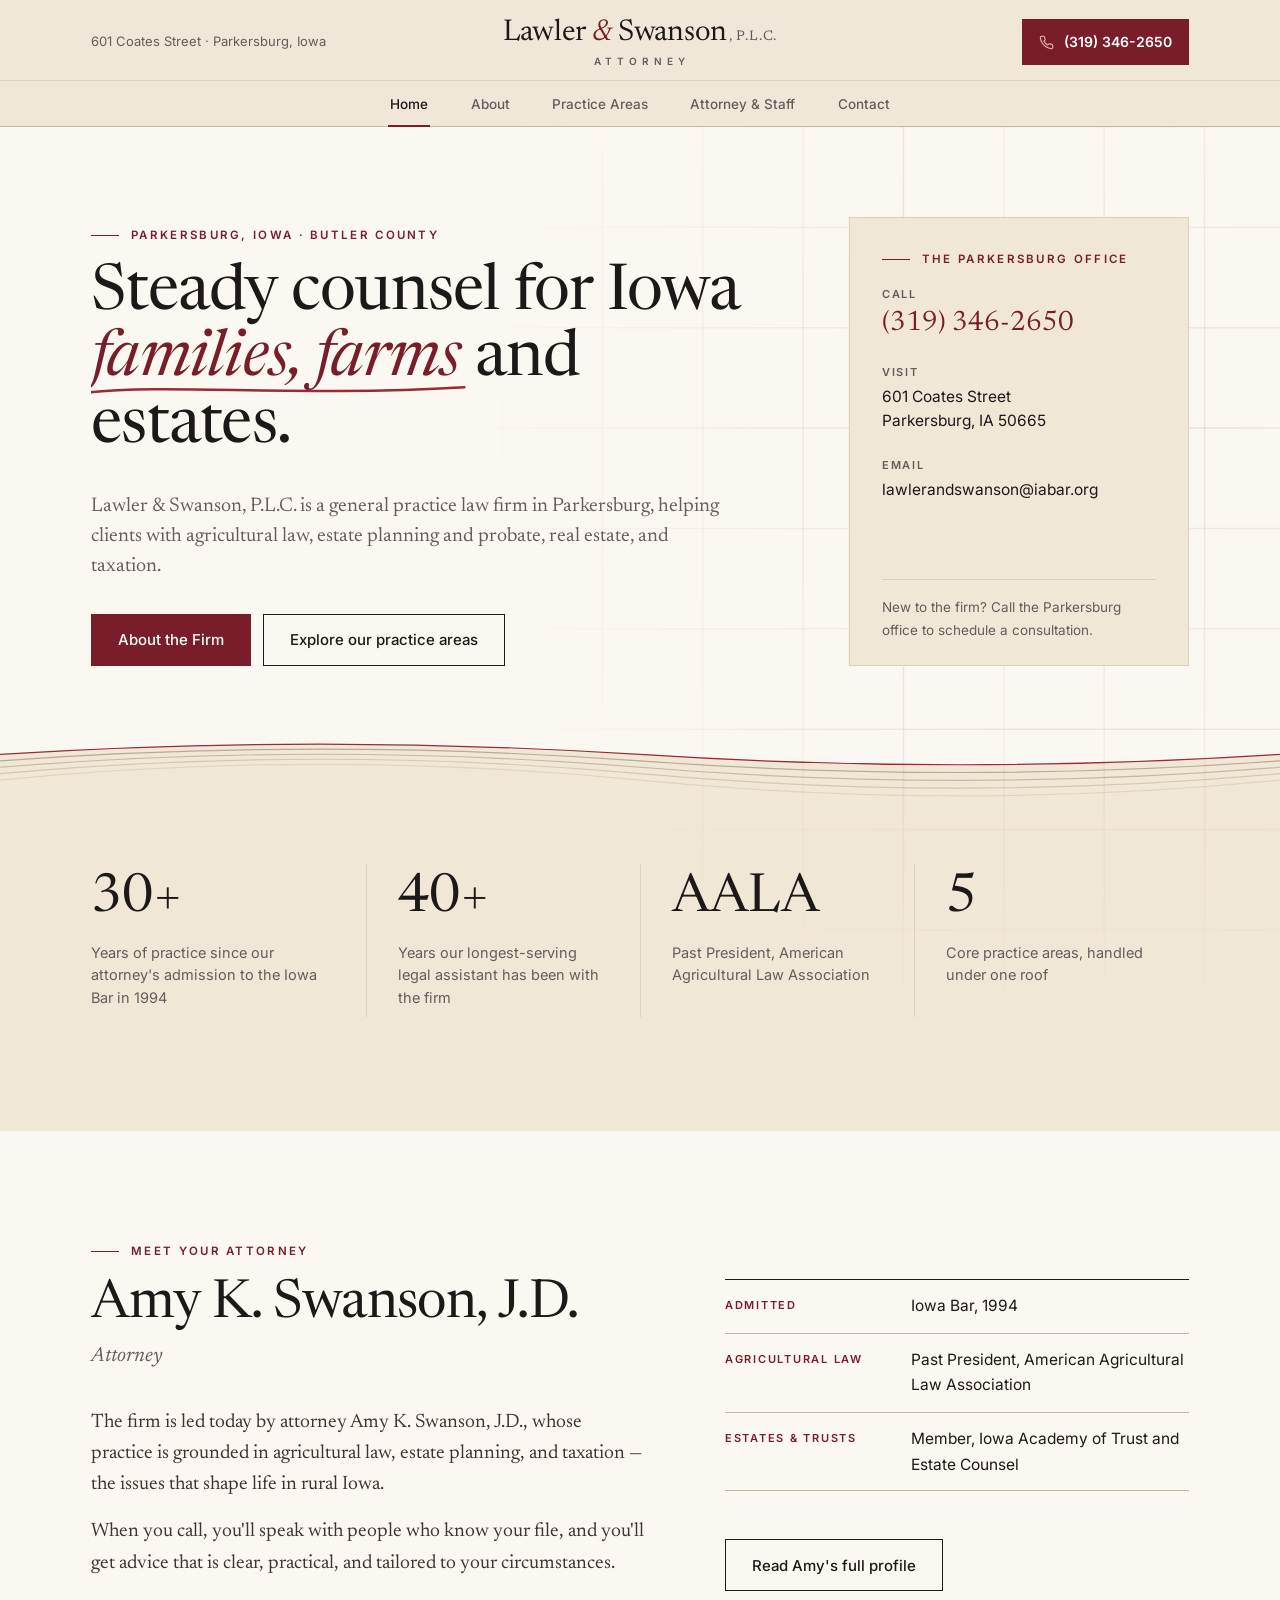
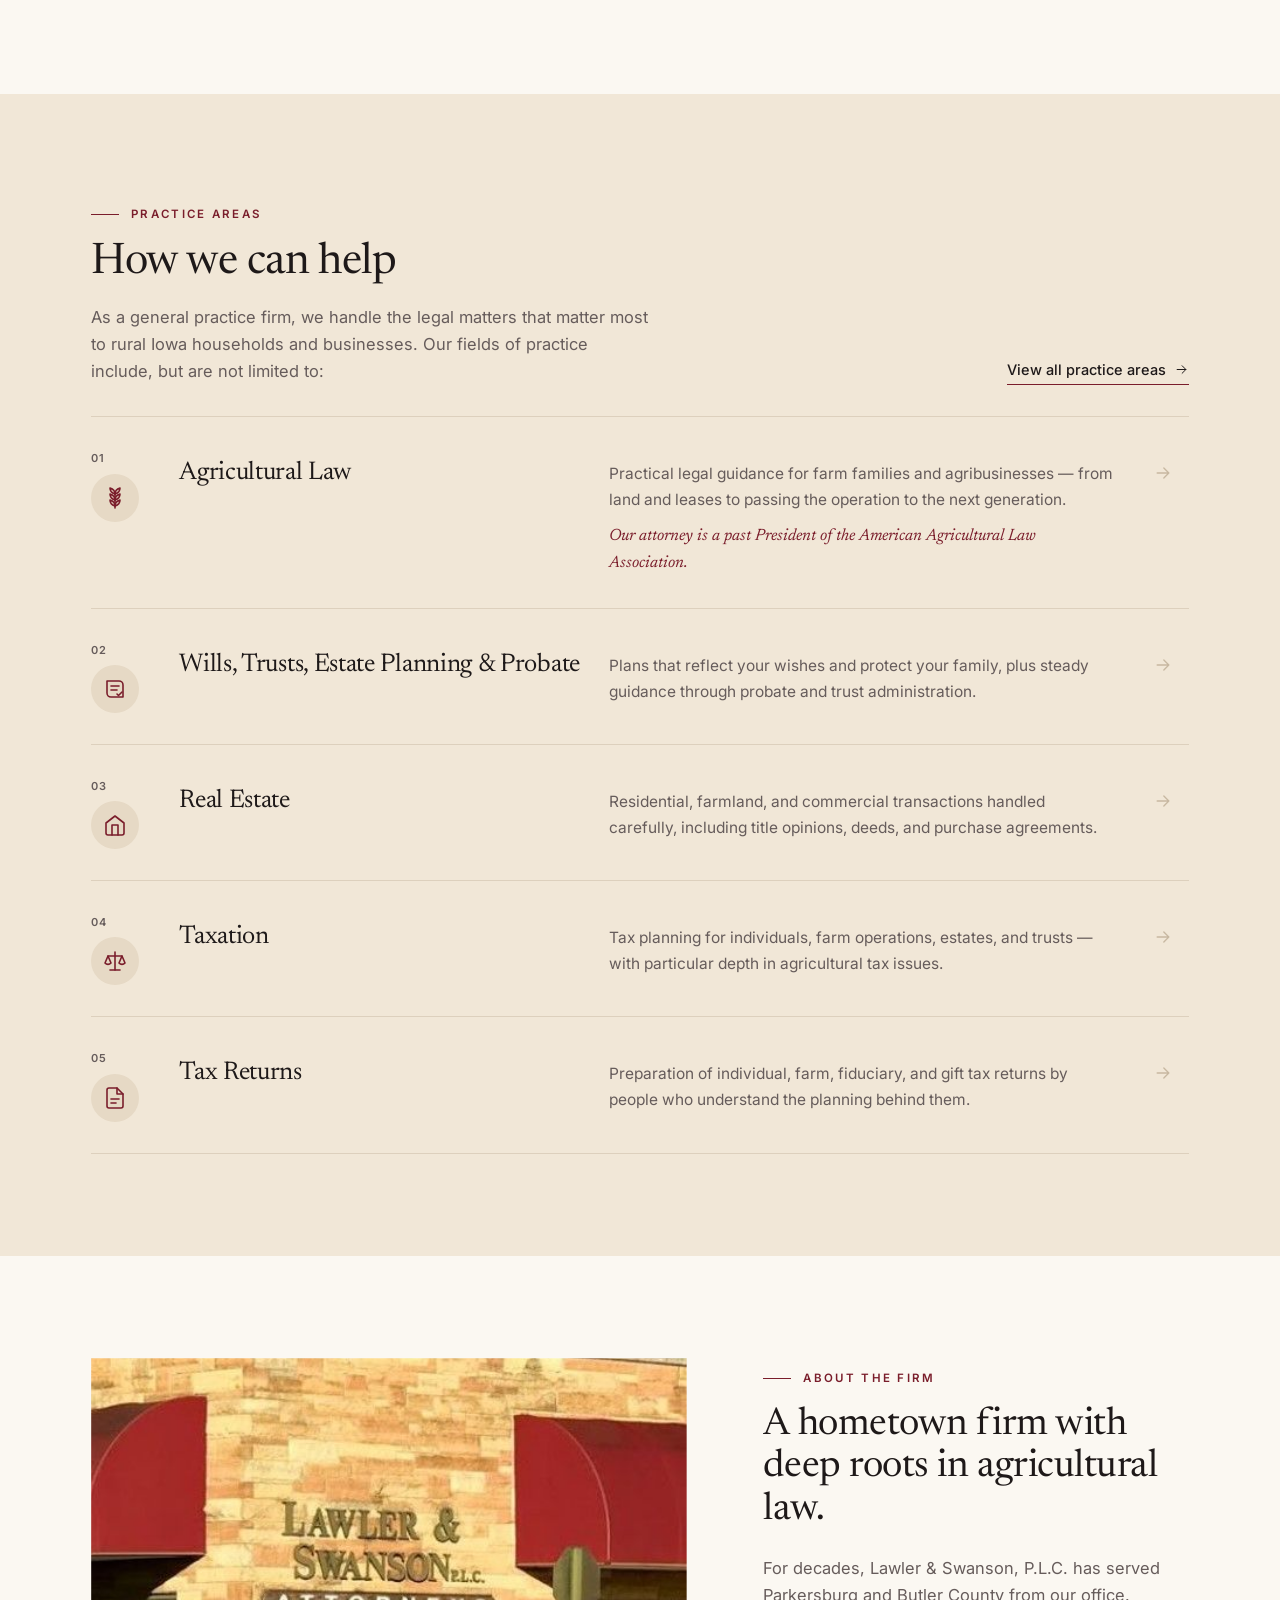
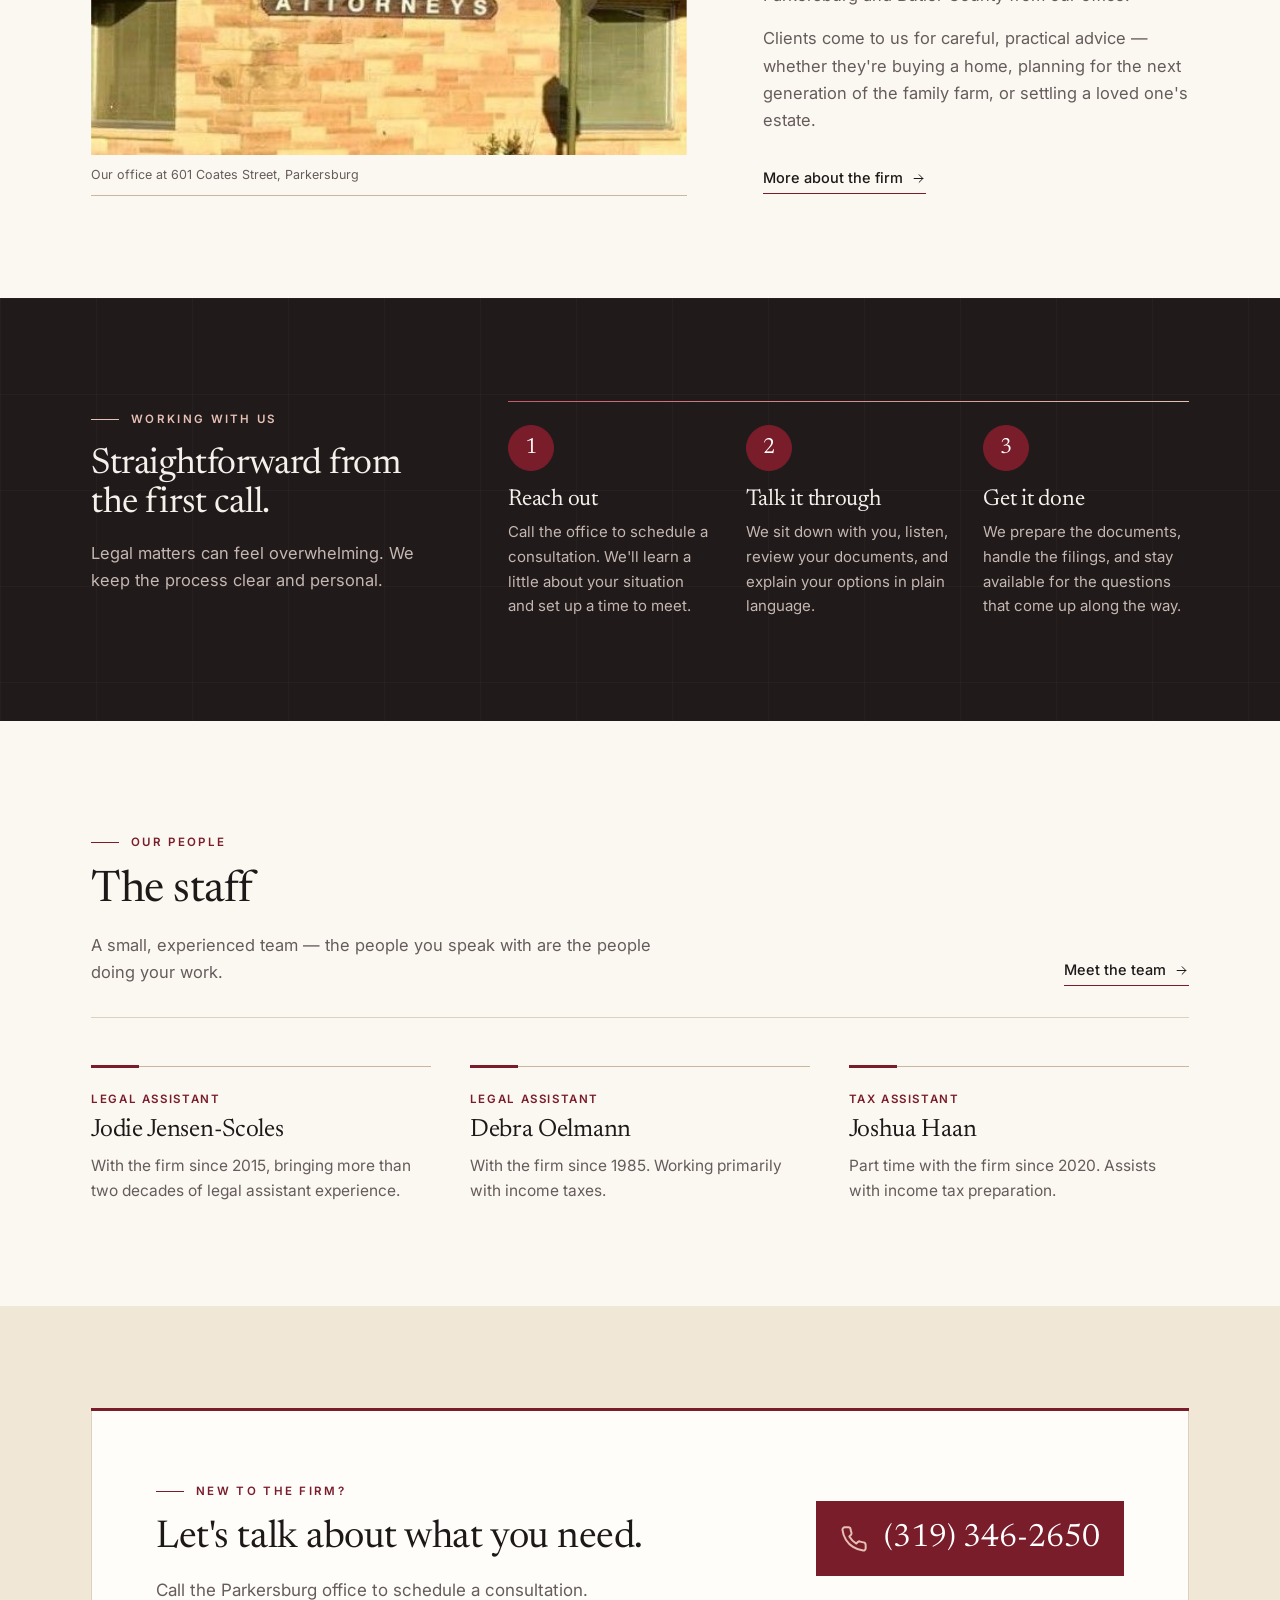
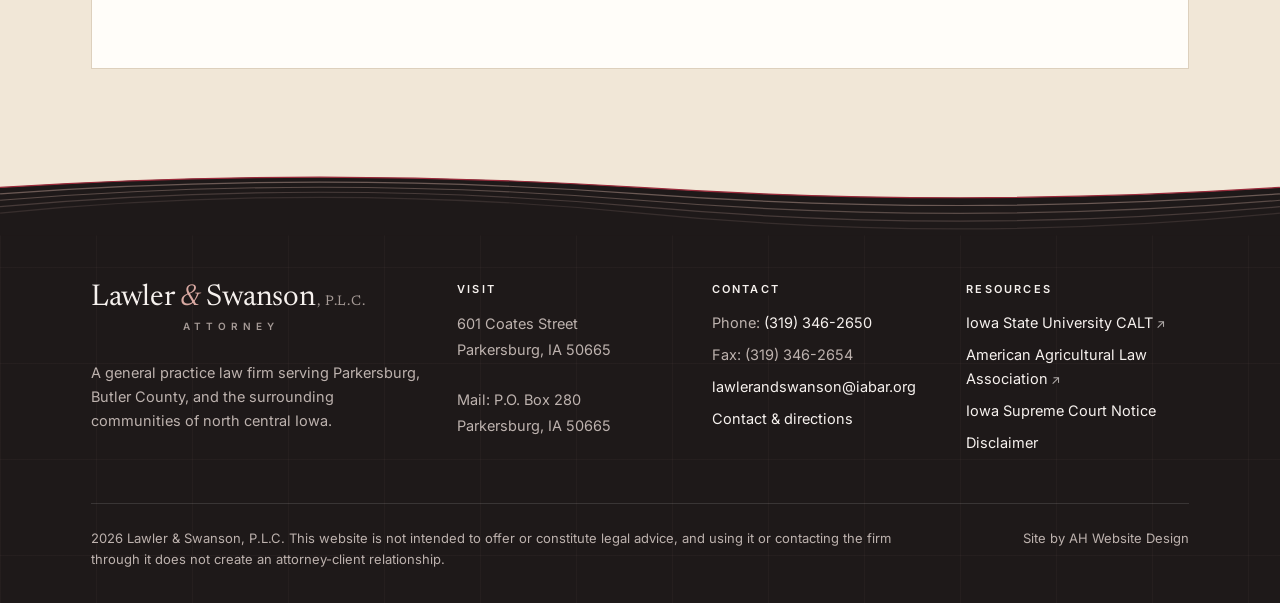
<file: index.html>
<!DOCTYPE html>
<html lang="en">
<head>
  <meta charset="utf-8">
  <meta name="viewport" content="width=device-width, initial-scale=1">
  <title>Lawler &amp; Swanson, P.L.C. | Attorney in Parkersburg, Iowa</title>
  <meta name="description" content="Lawler & Swanson, P.L.C. is a general practice law firm in Parkersburg, Iowa, serving Butler County with agricultural law, estate planning, probate, real estate, and taxation.">
  <meta name="author" content="AH Website Design">
  <meta name="theme-color" content="#f1e7d7">
  <link rel="canonical" href="https://www.lawlerandswanson.com/">
  <meta property="og:type" content="website">
  <meta property="og:title" content="Lawler &amp; Swanson, P.L.C. | Attorney in Parkersburg, Iowa">
  <meta property="og:description" content="Lawler & Swanson, P.L.C. is a general practice law firm in Parkersburg, Iowa, serving Butler County with agricultural law, estate planning, probate, real estate, and taxation.">
  <meta property="og:url" content="https://www.lawlerandswanson.com/">
  <meta property="og:site_name" content="Lawler &amp; Swanson, P.L.C.">
  <meta property="og:image" content="https://www.lawlerandswanson.com/images/office-sign.jpg">
  <meta property="og:locale" content="en_US">
  <meta name="google-site-verification" content="Yd37qzQ-VaOnq-edriFBCt0MkueYoJbyfkU5aFWOdSs">
  <link rel="icon" href="images/favicon.svg" type="image/svg+xml">
  <script>(function(d){d.classList.add("js");setTimeout(function(){if(!d.classList.contains("js-ready"))d.classList.remove("js")},4000)})(document.documentElement)</script>
  <link rel="preconnect" href="https://fonts.googleapis.com">
  <link rel="preconnect" href="https://fonts.gstatic.com" crossorigin>
  <link href="https://fonts.googleapis.com/css2?family=Newsreader:ital,opsz,wght@0,6..72,400;0,6..72,500;1,6..72,400&amp;family=Inter:wght@400;500;600&amp;display=swap" rel="stylesheet">
  <link rel="stylesheet" href="css/style.css?v=18">
  <!-- Analytics: the old Universal Analytics tag (UA-138181092-1) stopped collecting data in 2023.
       To track visits, create a GA4 property and paste its gtag snippet here. -->
  <script type="application/ld+json">
  {
    "@context": "https://schema.org",
    "@type": "LegalService",
    "name": "Lawler & Swanson, P.L.C.",
    "url": "https://www.lawlerandswanson.com/",
    "image": "https://www.lawlerandswanson.com/images/office-sign.jpg",
    "telephone": "+1-319-346-2650",
    "faxNumber": "+1-319-346-2654",
    "email": "lawlerandswanson@iabar.org",
    "address": {
      "@type": "PostalAddress",
      "streetAddress": "601 Coates Street",
      "addressLocality": "Parkersburg",
      "addressRegion": "IA",
      "postalCode": "50665",
      "addressCountry": "US"
    },
    "areaServed": "Butler County, Iowa",
    "knowsAbout": ["Agricultural Law", "Real Estate", "Taxation", "Tax Returns", "Wills", "Trusts", "Estate Planning", "Probate"]
  }
  </script>
</head>
<body class="home">
  <a class="skip-link" href="#main">Skip to content</a>

  <header class="mast">
    <div class="wrap row">
      <a class="loc" href="https://www.google.com/maps/search/?api=1&amp;query=Lawler+%26+Swanson+PLC,+601+Coates+St,+Parkersburg,+IA+50665" target="_blank" rel="noopener">601 Coates Street · Parkersburg, Iowa</a>
      <a class="brand" href="index.html" aria-label="Lawler &amp; Swanson, P.L.C. — home"><b>Lawler <i>&amp;</i> Swanson<span class="plc">, P.L.C.</span></b><small>ATTORNEY</small></a>
      <div class="tools">
        <a class="call" href="tel:+13193462650" aria-label="Call (319) 346-2650"><svg viewBox="0 0 24 24" fill="none" stroke="currentColor" stroke-width="1.7" stroke-linecap="round" stroke-linejoin="round" aria-hidden="true"><path d="M22 16.9v3a2 2 0 0 1-2.2 2 19.8 19.8 0 0 1-8.6-3.1 19.5 19.5 0 0 1-6-6A19.8 19.8 0 0 1 2.1 4.2 2 2 0 0 1 4.1 2h3a2 2 0 0 1 2 1.7c.1 1 .4 1.9.7 2.8a2 2 0 0 1-.5 2.1L8 9.9a16 16 0 0 0 6 6l1.3-1.3a2 2 0 0 1 2.1-.4c.9.3 1.8.6 2.8.7a2 2 0 0 1 1.7 2z"/></svg><span>(319) 346-2650</span></a>
        <button class="nav-toggle" type="button" aria-label="Menu" aria-expanded="false" aria-controls="site-nav"><span></span></button>
      </div>
    </div>
    <nav id="site-nav" aria-label="Main"><div class="wrap"><ul>
      <li><a href="index.html" aria-current="page"><span>Home</span></a></li><li><a href="about.html"><span>About</span></a></li><li><a href="practice-areas.html"><span>Practice Areas</span></a></li><li><a href="staff.html"><span>Attorney &amp; Staff</span></a></li><li><a href="contact.html"><span>Contact</span></a></li>
    </ul></div></nav>
    <span class="progress" aria-hidden="true"></span>
  </header>

  <main id="main">

    <section class="hero">
      <svg class="plat" viewBox="0 0 1200 640" preserveAspectRatio="xMidYMid slice" aria-hidden="true" focusable="false"></svg>
      <div class="wrap">
        <div class="grid">
          <div>
            <span class="kicker rise" style="--d:.05s">Parkersburg, Iowa · Butler County</span>
            <h1 class="rise" style="--d:.15s">Steady counsel for Iowa <em>families, farms<svg class="ink-line" viewBox="0 0 200 10" preserveAspectRatio="none" aria-hidden="true" focusable="false"><path d="M2 7 C 45 2, 110 9.5, 198 4"/></svg></em> and estates.</h1>
            <p class="lead rise" style="--d:.55s">Lawler &amp; Swanson, P.L.C. is a general practice law firm in Parkersburg, helping clients with agricultural law, estate planning and probate, real estate, and taxation.</p>
            <div class="acts rise" style="--d:.7s">
              <a class="btn solid" href="about.html">About the Firm</a>
              <a class="btn" href="#practice">Explore our practice areas</a>
            </div>
          </div>
          <aside class="visit" aria-label="Contact the office">
            <span class="kicker">The Parkersburg Office</span>
            <dl>
              <dt>Call</dt><dd><a class="phone" href="tel:+13193462650">(319) 346-2650</a></dd>
              <dt>Visit</dt><dd>601 Coates Street<br>Parkersburg, IA 50665</dd>
              <dt>Email</dt><dd><a href="mailto:lawlerandswanson@iabar.org">lawlerandswanson@iabar.org</a></dd>
            </dl>
            <p>New to the firm? Call the Parkersburg office to schedule a consultation.</p>
          </aside>
        </div>
      </div>
  <svg class="furrows draw-in" viewBox="0 0 1200 140" preserveAspectRatio="none" aria-hidden="true" focusable="false">
    <path class="fill" d="M0 36 C 200 6, 400 6, 600 36 S 1000 66, 1200 36 V141 H0 Z"/>
    <path class="top" pathLength="1" style="--i:0" d="M0 36 C 200 6, 400 6, 600 36 S 1000 66, 1200 36"/>
    <path pathLength="1" style="--i:1;opacity:.85" d="M0 50 C 200 16, 400 16, 600 50 S 1000 84, 1200 50"/>
    <path pathLength="1" style="--i:2;opacity:.65" d="M0 64 C 200 26, 400 26, 600 64 S 1000 102, 1200 64"/>
    <path pathLength="1" style="--i:3;opacity:.45" d="M0 78 C 200 36, 400 36, 600 78 S 1000 120, 1200 78"/>
    <path pathLength="1" style="--i:4;opacity:.28" d="M0 92 C 200 46, 400 46, 600 92 S 1000 138, 1200 92"/>
  </svg>
      <div class="hero-foot"><div class="wrap">
        <div class="facts" aria-label="About the firm at a glance" data-stagger="0.12" data-stagger-rules>
          <div><b data-count="30" data-suffix="+">30+</b><span>Years of practice since our attorney's admission to the Iowa Bar in 1994</span></div>
          <div><b data-count="40" data-suffix="+">40+</b><span>Years our longest-serving legal assistant has been with the firm</span></div>
          <div><b>AALA</b><span>Past President, American Agricultural Law Association</span></div>
          <div><b data-count="5">5</b><span>Core practice areas, handled under one roof</span></div>
        </div>
      </div></div>
    </section>

    <section class="sec profile no-photo bg-cream">
      <div class="wrap">
        <!--
          HEADSHOT REMOVED FOR NOW (Amy K. Swanson, attorney). Add it back once her photo is available.
          How it should look:
          - File: images/staff-amy-swanson.jpg, a 4:5 portrait, 800 x 1000 px, about 100 to 150 KB.
          - Layout: portrait on the left (about 5 of 12 columns), all of the text in one column on the right.
          - Style: the photo uncovers upward as it scrolls into view and settles; a thin tan outline sits
            22px down and right of it with a small maroon cross at each corner, traced corner to corner;
            a caption line ("Amy K. Swanson, J.D." / "Attorney") runs beneath. The styles (.portrait,
            .pic, .bounds, .frame) are still in css/style.css and js/main.js still animates them.
          To restore: remove the "no-photo" class from this section, paste the figure below as the
          first child of .wrap, and merge the two text columns that follow into a single div.
          <figure class="portrait watch">
            <div class="pic">
              <span class="bounds" aria-hidden="true"><span class="e e1"></span><span class="e e2"></span><span class="e e3"></span><span class="e e4"></span><span class="m m1"></span><span class="m m2"></span><span class="m m3"></span><span class="m m4"></span></span>
              <div class="frame"><img src="images/staff-amy-swanson.jpg" alt="Amy K. Swanson, J.D., attorney" width="800" height="1000" loading="lazy" decoding="async"></div>
            </div>
            <figcaption><span>Amy K. Swanson, J.D.</span><span>Attorney</span></figcaption>
          </figure>
        -->
        <div>
          <div class="reveal">
            <span class="kicker">Meet Your Attorney</span>
            <h2>Amy K. Swanson, J.D.</h2>
          </div>
          <p class="role reveal" style="--d:.1s">Attorney</p>
          <p class="bio reveal" style="--d:.15s">The firm is led today by attorney Amy K. Swanson, J.D., whose practice is grounded in agricultural law, estate planning, and taxation &mdash; the issues that shape life in rural Iowa.</p>
          <p class="bio reveal" style="--d:.25s">When you call, you'll speak with people who know your file, and you'll get advice that is clear, practical, and tailored to your circumstances.</p>
        </div>
        <div class="side">
          <ul class="creds-list" data-stagger="0.15" data-stagger-rules>
            <li><b>Admitted</b><span>Iowa Bar, 1994</span></li>
            <li><b>Agricultural law</b><span>Past President, American Agricultural Law Association</span></li>
            <li><b>Estates &amp; trusts</b><span>Member, Iowa Academy of Trust and Estate Counsel</span></li>
          </ul>
          <div class="acts reveal">
            <a class="btn" href="staff.html">Read Amy's full profile</a>
          </div>
        </div>
      </div>
    </section>

    <section class="sec bg-tan" id="practice">
      <div class="wrap">
        <div class="sec-head reveal">
          <div><span class="kicker">Practice Areas</span><h2>How we can help</h2>
          <p>As a general practice firm, we handle the legal matters that matter most to rural Iowa households and businesses. Our fields of practice include, but are not limited to:</p></div>
          <a class="more" href="practice-areas.html">View all practice areas <svg viewBox="0 0 24 24" fill="none" stroke="currentColor" stroke-width="1.6" stroke-linecap="round" stroke-linejoin="round" aria-hidden="true"><path d="M5 12h14M13 6l6 6-6 6"/></svg></a>
        </div>
        <ul class="plist" data-stagger="0.1">
          <li><a href="practice-areas.html#agricultural-law"><span><span class="n">01</span><span class="ic"><svg viewBox="0 0 24 24" fill="none" stroke="currentColor" stroke-width="1.6" stroke-linecap="round" stroke-linejoin="round" aria-hidden="true"><path class="draw" pathLength="1" d="M12 22V8"/><path class="leaf r" style="--d:.53s" d="M12 8c0-3 2-5 5-6 0 3-2 5-5 6z"/><path class="leaf l" style="--d:.6s" d="M12 8c0-3-2-5-5-6 0 3 2 5 5 6z"/><path class="leaf r" style="--d:.34s" d="M12 14c0-3 2-5 5-6 0 3-2 5-5 6z"/><path class="leaf l" style="--d:.41s" d="M12 14c0-3-2-5-5-6 0 3 2 5 5 6z"/><path class="leaf r" style="--d:.15s" d="M12 20c0-3 2-5 5-6 0 3-2 5-5 6z"/><path class="leaf l" style="--d:.22s" d="M12 20c0-3-2-5-5-6 0 3 2 5 5 6z"/></svg></span></span><h3>Agricultural Law</h3><p>Practical legal guidance for farm families and agribusinesses — from land and leases to passing the operation to the next generation.<span class="note">Our attorney is a past President of the American Agricultural Law Association.</span></p><span class="arr" aria-hidden="true"><svg viewBox="0 0 24 24" fill="none" stroke="currentColor" stroke-width="1.6" stroke-linecap="round" stroke-linejoin="round" aria-hidden="true"><path d="M5 12h14M13 6l6 6-6 6"/></svg></span></a></li>
          <li><a href="practice-areas.html#estate-planning"><span><span class="n">02</span><span class="ic"><svg viewBox="0 0 24 24" fill="none" stroke="currentColor" stroke-width="1.6" stroke-linecap="round" stroke-linejoin="round" aria-hidden="true"><path d="M4 4h12a4 4 0 0 1 4 4v12H8a4 4 0 0 1-4-4z"/><path class="draw" pathLength="1" d="M8 9h8"/><path class="draw" pathLength="1" style="--d:.18s" d="M8 13h6"/><path class="draw" pathLength="1" style="--d:.45s" d="m14 17 1.5 1.5L19 15"/></svg></span></span><h3>Wills, Trusts, Estate Planning &amp; Probate</h3><p>Plans that reflect your wishes and protect your family, plus steady guidance through probate and trust administration.</p><span class="arr" aria-hidden="true"><svg viewBox="0 0 24 24" fill="none" stroke="currentColor" stroke-width="1.6" stroke-linecap="round" stroke-linejoin="round" aria-hidden="true"><path d="M5 12h14M13 6l6 6-6 6"/></svg></span></a></li>
          <li><a href="practice-areas.html#real-estate"><span><span class="n">03</span><span class="ic"><svg viewBox="0 0 24 24" fill="none" stroke="currentColor" stroke-width="1.6" stroke-linecap="round" stroke-linejoin="round" aria-hidden="true"><path class="draw" pathLength="1" d="m3 10 9-7 9 7v10a2 2 0 0 1-2 2H5a2 2 0 0 1-2-2z"/><path class="draw" pathLength="1" style="--d:.5s" d="M9 22V12h6v10"/></svg></span></span><h3>Real Estate</h3><p>Residential, farmland, and commercial transactions handled carefully, including title opinions, deeds, and purchase agreements.</p><span class="arr" aria-hidden="true"><svg viewBox="0 0 24 24" fill="none" stroke="currentColor" stroke-width="1.6" stroke-linecap="round" stroke-linejoin="round" aria-hidden="true"><path d="M5 12h14M13 6l6 6-6 6"/></svg></span></a></li>
          <li><a href="practice-areas.html#taxation"><span><span class="n">04</span><span class="ic"><svg viewBox="0 0 24 24" fill="none" stroke="currentColor" stroke-width="1.6" stroke-linecap="round" stroke-linejoin="round" aria-hidden="true"><path d="M12 3v18"/><path d="M7 21h10"/><g class="beam"><path d="M5 7h14"/><path d="m5 7-3 7a4 4 0 0 0 6 0z"/><path d="m19 7-3 7a4 4 0 0 0 6 0z"/></g></svg></span></span><h3>Taxation</h3><p>Tax planning for individuals, farm operations, estates, and trusts — with particular depth in agricultural tax issues.</p><span class="arr" aria-hidden="true"><svg viewBox="0 0 24 24" fill="none" stroke="currentColor" stroke-width="1.6" stroke-linecap="round" stroke-linejoin="round" aria-hidden="true"><path d="M5 12h14M13 6l6 6-6 6"/></svg></span></a></li>
          <li><a href="practice-areas.html#tax-returns"><span><span class="n">05</span><span class="ic"><svg viewBox="0 0 24 24" fill="none" stroke="currentColor" stroke-width="1.6" stroke-linecap="round" stroke-linejoin="round" aria-hidden="true"><path d="M14 2H6a2 2 0 0 0-2 2v16a2 2 0 0 0 2 2h12a2 2 0 0 0 2-2V8z"/><path class="fold" d="M14 2v6h6"/><path class="draw" pathLength="1" style="--d:.2s" d="M8 13h8"/><path class="draw" pathLength="1" style="--d:.4s" d="M8 17h5"/></svg></span></span><h3>Tax Returns</h3><p>Preparation of individual, farm, fiduciary, and gift tax returns by people who understand the planning behind them.</p><span class="arr" aria-hidden="true"><svg viewBox="0 0 24 24" fill="none" stroke="currentColor" stroke-width="1.6" stroke-linecap="round" stroke-linejoin="round" aria-hidden="true"><path d="M5 12h14M13 6l6 6-6 6"/></svg></span></a></li>
        </ul>
      </div>
    </section>

    <section class="sec bg-cream">
      <div class="wrap split">
        <figure class="photo watch">
          <div class="frame"><img src="images/office-front.jpg" alt="The Lawler &amp; Swanson, P.L.C. office in Parkersburg, with its sandstone front and red awnings" width="510" height="373" loading="lazy" decoding="async"></div>
          <figcaption>Our office at 601 Coates Street, Parkersburg</figcaption>
        </figure>
        <div class="reveal" style="--d:.15s">
          <span class="kicker">About the Firm</span>
          <h2>A hometown firm with deep roots in agricultural law.</h2>
          <p>For decades, Lawler &amp; Swanson, P.L.C. has served Parkersburg and Butler County from our office.</p>
          <p>Clients come to us for careful, practical advice &mdash; whether they're buying a home, planning for the next generation of the family farm, or settling a loved one's estate.</p>
          <a class="more" href="about.html">More about the firm <svg viewBox="0 0 24 24" fill="none" stroke="currentColor" stroke-width="1.6" stroke-linecap="round" stroke-linejoin="round" aria-hidden="true"><path d="M5 12h14M13 6l6 6-6 6"/></svg></a>
        </div>
      </div>
    </section>

    <section class="sec work band-dark">
      <div class="wrap">
        <div class="reveal">
          <span class="kicker">Working With Us</span>
          <h2>Straightforward from the first call.</h2>
          <p class="intro">Legal matters can feel overwhelming. We keep the process clear and personal.</p>
        </div>
        <div class="steps watch">
          <span class="track" aria-hidden="true"><i></i></span>
          <div class="step"><b>1</b><h3>Reach out</h3><p>Call the office to schedule a consultation. We'll learn a little about your situation and set up a time to meet.</p></div>
          <div class="step"><b>2</b><h3>Talk it through</h3><p>We sit down with you, listen, review your documents, and explain your options in plain language.</p></div>
          <div class="step"><b>3</b><h3>Get it done</h3><p>We prepare the documents, handle the filings, and stay available for the questions that come up along the way.</p></div>
        </div>
      </div>
    </section>

    <section class="sec bg-cream">
      <div class="wrap">
        <div class="sec-head reveal">
          <div><span class="kicker">Our People</span><h2>The staff</h2>
          <p>A small, experienced team &mdash; the people you speak with are the people doing your work.</p></div>
          <a class="more" href="staff.html">Meet the team <svg viewBox="0 0 24 24" fill="none" stroke="currentColor" stroke-width="1.6" stroke-linecap="round" stroke-linejoin="round" aria-hidden="true"><path d="M5 12h14M13 6l6 6-6 6"/></svg></a>
        </div>
        <!--
          STAFF HEADSHOTS REMOVED FOR NOW. Add them back once the photos are available.
          Files: images/staff-jodie-jensen-scoles.jpg, images/staff-debra-oelmann.jpg and
          images/staff-joshua-haan.jpg, each a 4:5 portrait, 800 x 1000 px, about 100 to 150 KB.
          How it should look: a photo above each name, in a row of three cards; each photo uncovers
          upward in turn as the row scrolls into view, zooms in slightly on hover and grows a maroon
          bar along its bottom edge. The styles (.team, .shot, .cap) are still in css/style.css.
          To restore: change this grid's class from "values people" to "team", then give each card this
          shape (keeping its current role, name and text inside .cap):
          <article><div class="shot"><img src="images/staff-jodie-jensen-scoles.jpg" alt="Jodie Jensen-Scoles, legal assistant" width="800" height="1000" loading="lazy" decoding="async"></div><div class="cap"><div class="r">Legal Assistant</div><h3>Jodie Jensen-Scoles</h3><p>...</p></div></article>
        -->
        <div class="values people" data-stagger="0.12">
          <article><div class="r">Legal Assistant</div><h3>Jodie Jensen-Scoles</h3><p>With the firm since 2015, bringing more than two decades of legal assistant experience.</p></article>
          <article><div class="r">Legal Assistant</div><h3>Debra Oelmann</h3><p>With the firm since 1985. Working primarily with income taxes.</p></article>
          <article><div class="r">Tax Assistant</div><h3>Joshua Haan</h3><p>Part time with the firm since 2020. Assists with income tax preparation.</p></article>
        </div>
      </div>
    </section>

    <section class="close bg-tan">
      <div class="wrap">
        <div class="panel watch">
          <div>
            <span class="kicker">New to the firm?</span>
            <h2>Let's talk about what you need.</h2>
            <p>Call the Parkersburg office to schedule a consultation.</p>
          </div>
          <div class="right">
            <a class="big-call" href="tel:+13193462650"><svg viewBox="0 0 24 24" fill="none" stroke="currentColor" stroke-width="1.7" stroke-linecap="round" stroke-linejoin="round" aria-hidden="true"><path d="M22 16.9v3a2 2 0 0 1-2.2 2 19.8 19.8 0 0 1-8.6-3.1 19.5 19.5 0 0 1-6-6A19.8 19.8 0 0 1 2.1 4.2 2 2 0 0 1 4.1 2h3a2 2 0 0 1 2 1.7c.1 1 .4 1.9.7 2.8a2 2 0 0 1-.5 2.1L8 9.9a16 16 0 0 0 6 6l1.3-1.3a2 2 0 0 1 2.1-.4c.9.3 1.8.6 2.8.7a2 2 0 0 1 1.7 2z"/></svg><span>(319) 346-2650</span></a>
          </div>
        </div>
      </div>
    </section>
  </main>

  <footer class="site-footer above-tan">
  <svg class="furrows draw-in" viewBox="0 0 1200 140" preserveAspectRatio="none" aria-hidden="true" focusable="false">
    <path class="fill" d="M0 36 C 200 6, 400 6, 600 36 S 1000 66, 1200 36 V141 H0 Z"/>
    <path class="top" pathLength="1" style="--i:0" d="M0 36 C 200 6, 400 6, 600 36 S 1000 66, 1200 36"/>
    <path pathLength="1" style="--i:1;opacity:.85" d="M0 50 C 200 16, 400 16, 600 50 S 1000 84, 1200 50"/>
    <path pathLength="1" style="--i:2;opacity:.65" d="M0 64 C 200 26, 400 26, 600 64 S 1000 102, 1200 64"/>
    <path pathLength="1" style="--i:3;opacity:.45" d="M0 78 C 200 36, 400 36, 600 78 S 1000 120, 1200 78"/>
    <path pathLength="1" style="--i:4;opacity:.28" d="M0 92 C 200 46, 400 46, 600 92 S 1000 138, 1200 92"/>
  </svg>
    <div class="wrap">
      <div class="cols">
        <div>
          <a class="brand" href="index.html" aria-label="Lawler &amp; Swanson, P.L.C. — home"><b>Lawler <i>&amp;</i> Swanson<span class="plc">, P.L.C.</span></b><small>ATTORNEY</small></a>
          <p class="blurb">A general practice law firm serving Parkersburg, Butler County, and the surrounding communities of north central Iowa.</p>
        </div>
        <div>
          <h4>Visit</h4>
          <address>601 Coates Street<br>Parkersburg, IA 50665<br><br>Mail: P.O. Box 280<br>Parkersburg, IA 50665</address>
        </div>
        <div>
          <h4>Contact</h4>
          <ul>
            <li>Phone: <a href="tel:+13193462650">(319) 346-2650</a></li>
            <li>Fax: (319) 346-2654</li>
            <li><a href="mailto:lawlerandswanson@iabar.org">lawlerandswanson@iabar.org</a></li>
            <li><a href="contact.html">Contact &amp; directions</a></li>
          </ul>
        </div>
        <div>
          <h4>Resources</h4>
          <ul>
            <li><a class="ext" href="https://www.calt.iastate.edu" target="_blank" rel="noopener">Iowa State University CALT</a></li>
            <li><a class="ext" href="https://www.aglaw-assn.org" target="_blank" rel="noopener">American Agricultural Law Association</a></li>
            <li><a href="about.html#iowa-notice">Iowa Supreme Court Notice</a></li>
            <li><a href="about.html#disclaimer">Disclaimer</a></li>
          </ul>
        </div>
      </div>
      <div class="legal">
        <p><span data-year>2026</span> Lawler &amp; Swanson, P.L.C. This website is not intended to offer or constitute legal advice, and using it or contacting the firm through it does not create an attorney-client relationship.</p>
        <p>Site by AH Website Design</p>
      </div>
    </div>
  </footer>

  <button class="to-top" type="button" aria-label="Back to top"><svg viewBox="0 0 24 24" fill="none" stroke="currentColor" stroke-width="1.6" stroke-linecap="round" stroke-linejoin="round" aria-hidden="true"><path d="m18 15-6-6-6 6"/></svg></button>
  <script src="js/main.js?v=5"></script>
</body>
</html>
</file>
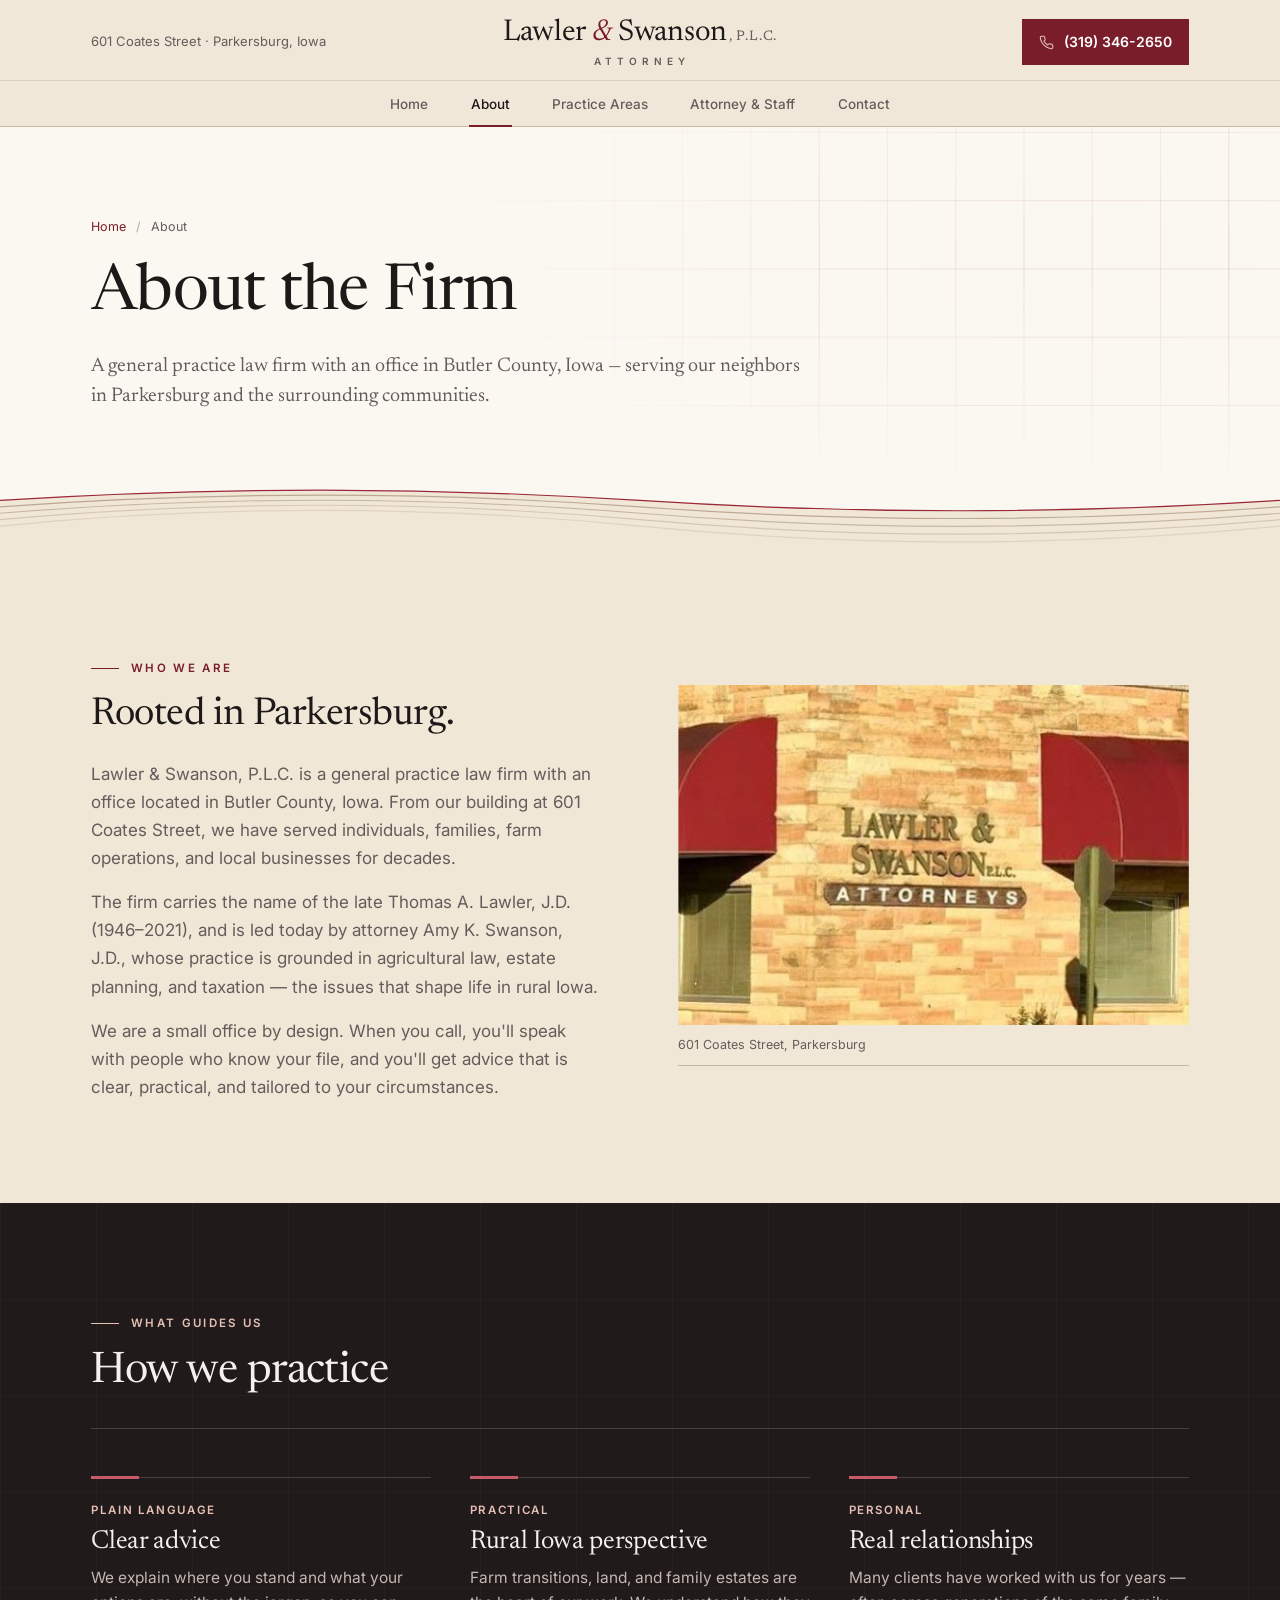
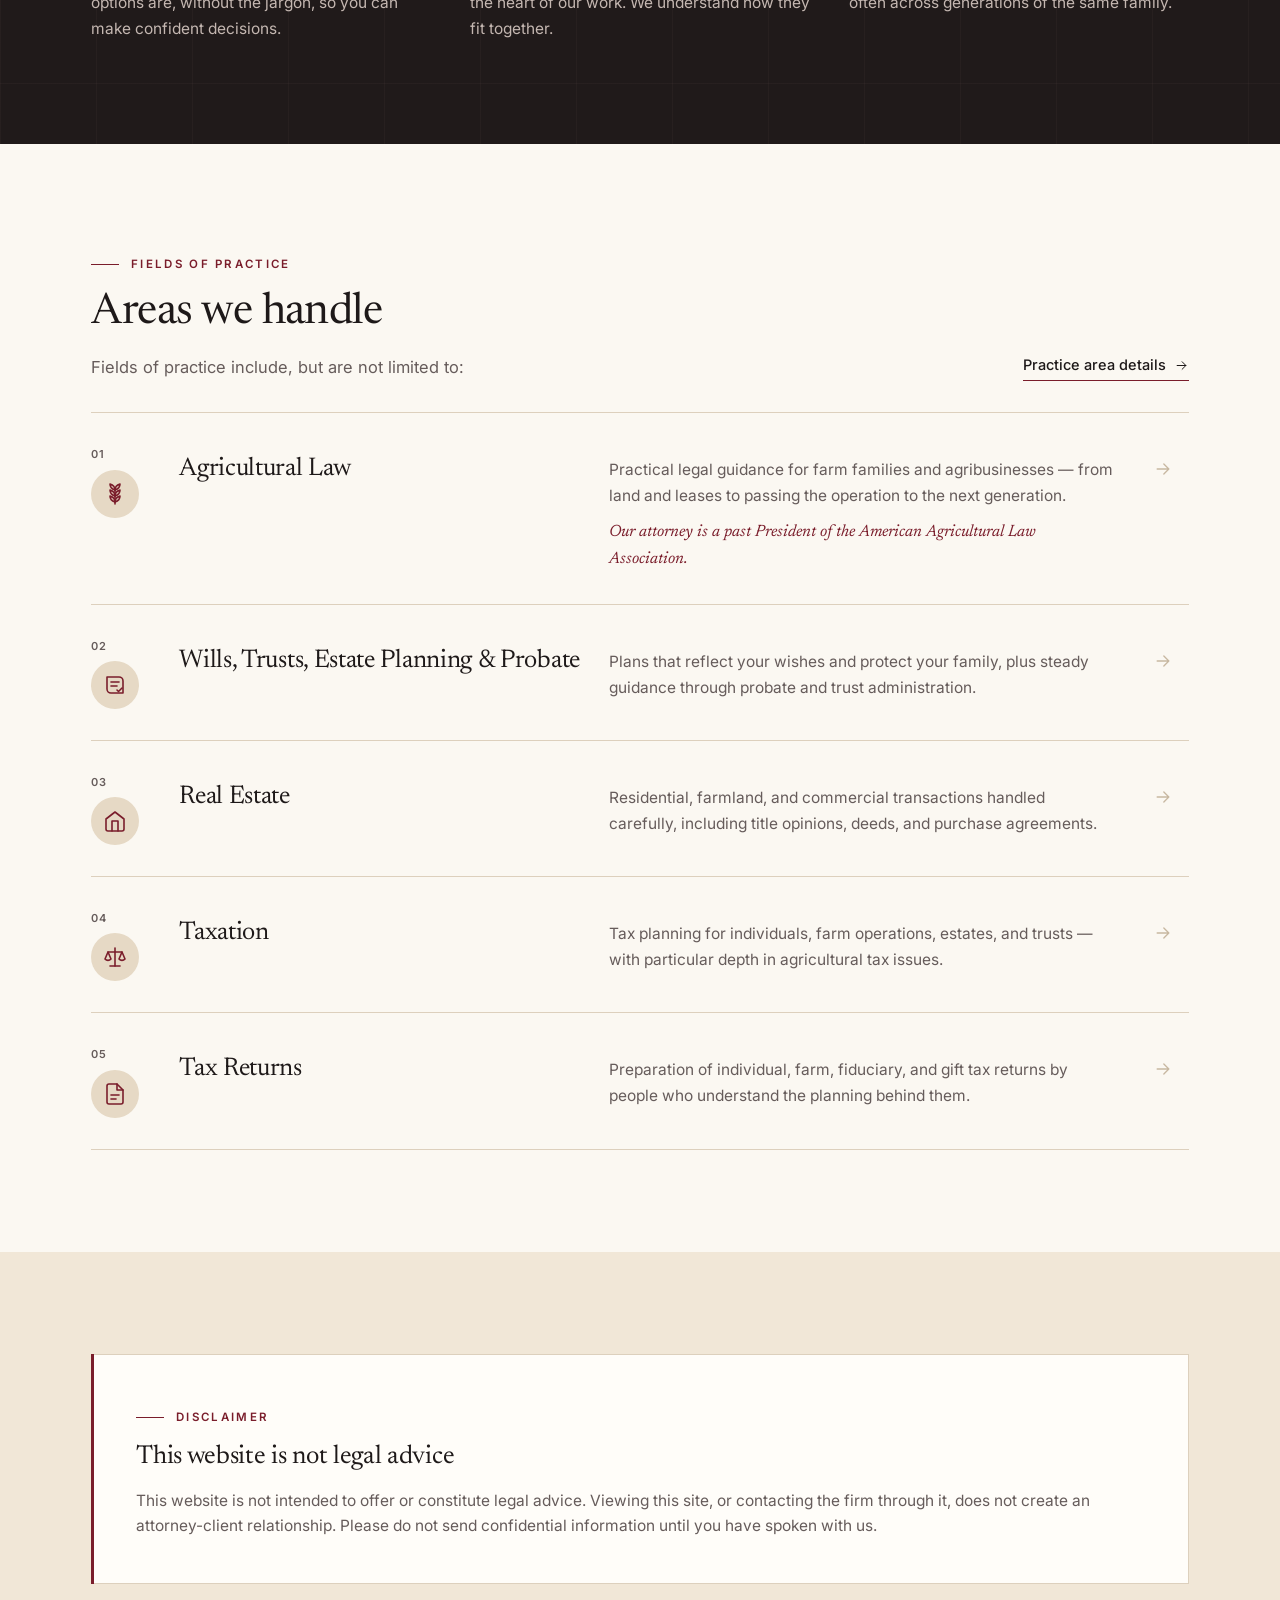
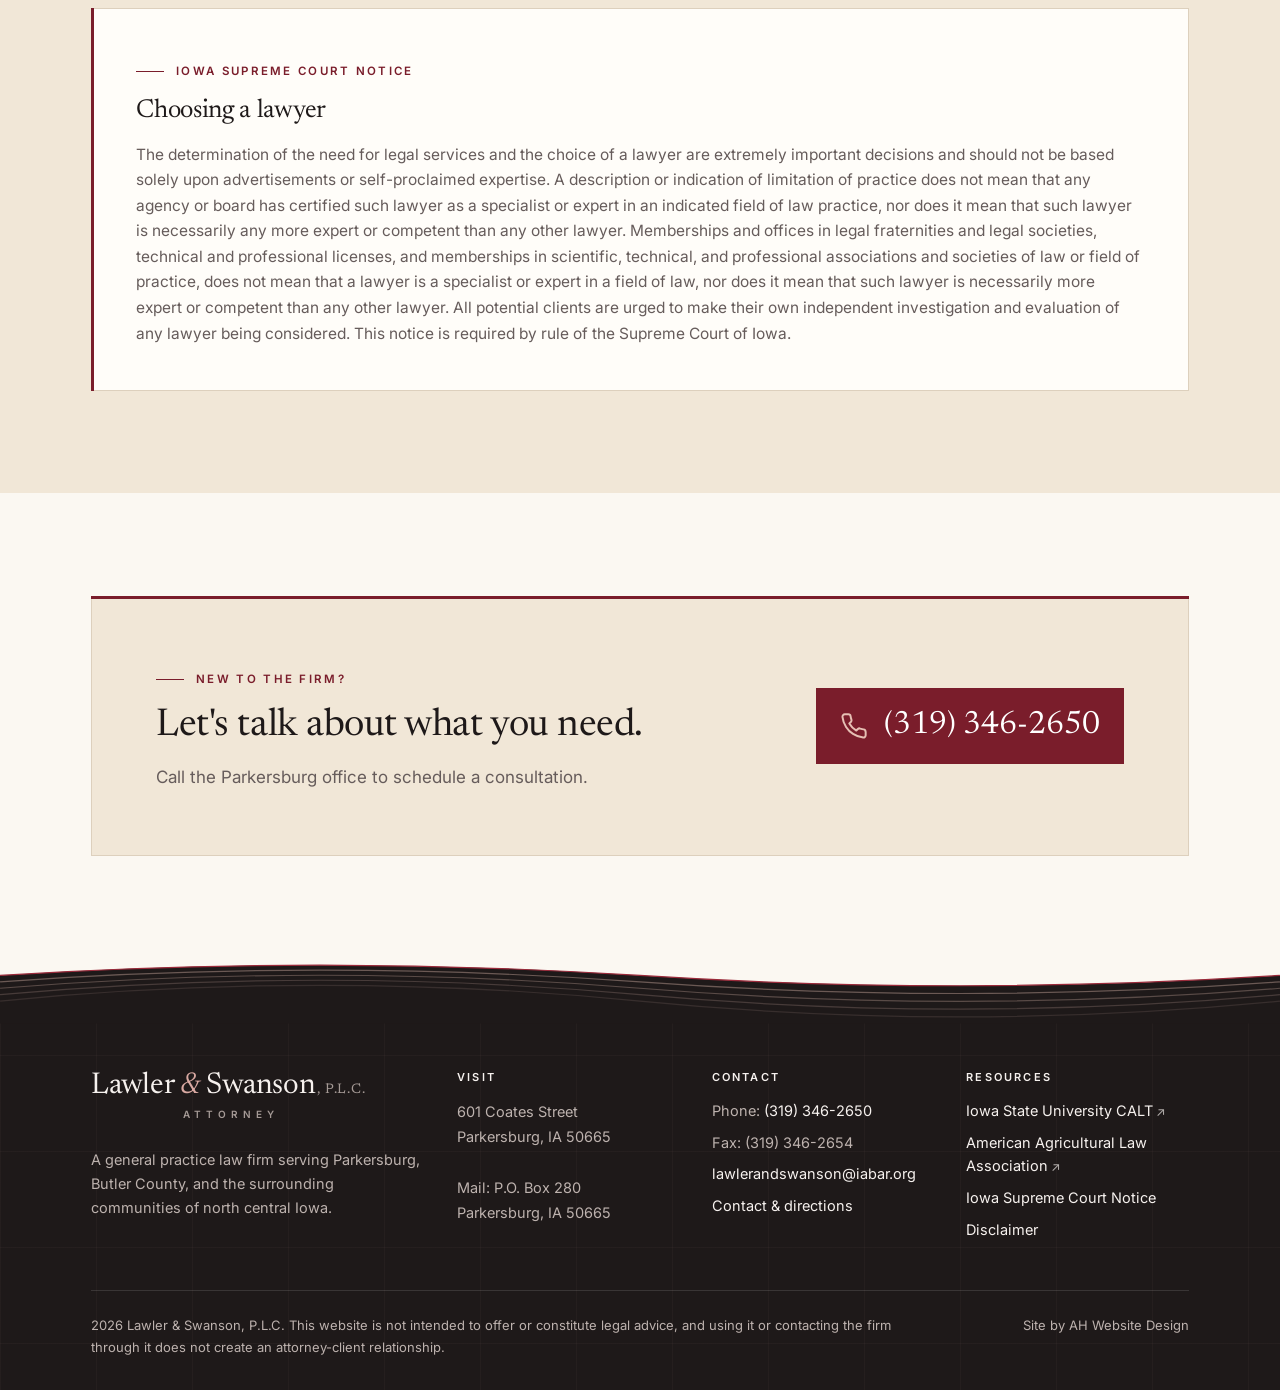
<file: about.html>
<!DOCTYPE html>
<html lang="en">
<head>
  <meta charset="utf-8">
  <meta name="viewport" content="width=device-width, initial-scale=1">
  <title>About the Firm | Lawler &amp; Swanson, P.L.C.</title>
  <meta name="description" content="Lawler & Swanson, P.L.C. is a general practice law firm with an office in Parkersburg, Butler County, Iowa.">
  <meta name="author" content="AH Website Design">
  <meta name="theme-color" content="#f1e7d7">
  <link rel="canonical" href="https://www.lawlerandswanson.com/about.html">
  <meta property="og:type" content="website">
  <meta property="og:title" content="About the Firm | Lawler &amp; Swanson, P.L.C.">
  <meta property="og:description" content="Lawler & Swanson, P.L.C. is a general practice law firm with an office in Parkersburg, Butler County, Iowa.">
  <meta property="og:url" content="https://www.lawlerandswanson.com/about.html">
  <meta property="og:site_name" content="Lawler &amp; Swanson, P.L.C.">
  <meta property="og:image" content="https://www.lawlerandswanson.com/images/office-sign.jpg">
  <meta property="og:locale" content="en_US">
  <meta name="google-site-verification" content="Yd37qzQ-VaOnq-edriFBCt0MkueYoJbyfkU5aFWOdSs">
  <link rel="icon" href="images/favicon.svg" type="image/svg+xml">
  <script>(function(d){d.classList.add("js");setTimeout(function(){if(!d.classList.contains("js-ready"))d.classList.remove("js")},4000)})(document.documentElement)</script>
  <link rel="preconnect" href="https://fonts.googleapis.com">
  <link rel="preconnect" href="https://fonts.gstatic.com" crossorigin>
  <link href="https://fonts.googleapis.com/css2?family=Newsreader:ital,opsz,wght@0,6..72,400;0,6..72,500;1,6..72,400&amp;family=Inter:wght@400;500;600&amp;display=swap" rel="stylesheet">
  <link rel="stylesheet" href="css/style.css?v=18">
  <!-- Analytics: the old Universal Analytics tag (UA-138181092-1) stopped collecting data in 2023.
       To track visits, create a GA4 property and paste its gtag snippet here. -->
</head>
<body>
  <a class="skip-link" href="#main">Skip to content</a>

  <header class="mast">
    <div class="wrap row">
      <a class="loc" href="https://www.google.com/maps/search/?api=1&amp;query=Lawler+%26+Swanson+PLC,+601+Coates+St,+Parkersburg,+IA+50665" target="_blank" rel="noopener">601 Coates Street · Parkersburg, Iowa</a>
      <a class="brand" href="index.html" aria-label="Lawler &amp; Swanson, P.L.C. — home"><b>Lawler <i>&amp;</i> Swanson<span class="plc">, P.L.C.</span></b><small>ATTORNEY</small></a>
      <div class="tools">
        <a class="call" href="tel:+13193462650" aria-label="Call (319) 346-2650"><svg viewBox="0 0 24 24" fill="none" stroke="currentColor" stroke-width="1.7" stroke-linecap="round" stroke-linejoin="round" aria-hidden="true"><path d="M22 16.9v3a2 2 0 0 1-2.2 2 19.8 19.8 0 0 1-8.6-3.1 19.5 19.5 0 0 1-6-6A19.8 19.8 0 0 1 2.1 4.2 2 2 0 0 1 4.1 2h3a2 2 0 0 1 2 1.7c.1 1 .4 1.9.7 2.8a2 2 0 0 1-.5 2.1L8 9.9a16 16 0 0 0 6 6l1.3-1.3a2 2 0 0 1 2.1-.4c.9.3 1.8.6 2.8.7a2 2 0 0 1 1.7 2z"/></svg><span>(319) 346-2650</span></a>
        <button class="nav-toggle" type="button" aria-label="Menu" aria-expanded="false" aria-controls="site-nav"><span></span></button>
      </div>
    </div>
    <nav id="site-nav" aria-label="Main"><div class="wrap"><ul>
      <li><a href="index.html"><span>Home</span></a></li><li><a href="about.html" aria-current="page"><span>About</span></a></li><li><a href="practice-areas.html"><span>Practice Areas</span></a></li><li><a href="staff.html"><span>Attorney &amp; Staff</span></a></li><li><a href="contact.html"><span>Contact</span></a></li>
    </ul></div></nav>
    <span class="progress" aria-hidden="true"></span>
  </header>

  <main id="main">

    <section class="page-hero">
      <svg class="plat" viewBox="0 0 1200 640" preserveAspectRatio="xMidYMid slice" aria-hidden="true" focusable="false"></svg>
      <div class="wrap">
        <nav class="crumbs rise" aria-label="Breadcrumb"><a href="index.html">Home</a><span>/</span>About</nav>
        <h1 class="rise" style="--d:.1s">About the Firm</h1>
        <p class="lead rise" style="--d:.45s">A general practice law firm with an office in Butler County, Iowa &mdash; serving our neighbors in Parkersburg and the surrounding communities.</p>
      </div>
  <svg class="furrows draw-in" viewBox="0 0 1200 140" preserveAspectRatio="none" aria-hidden="true" focusable="false">
    <path class="fill" d="M0 36 C 200 6, 400 6, 600 36 S 1000 66, 1200 36 V141 H0 Z"/>
    <path class="top" pathLength="1" style="--i:0" d="M0 36 C 200 6, 400 6, 600 36 S 1000 66, 1200 36"/>
    <path pathLength="1" style="--i:1;opacity:.85" d="M0 50 C 200 16, 400 16, 600 50 S 1000 84, 1200 50"/>
    <path pathLength="1" style="--i:2;opacity:.65" d="M0 64 C 200 26, 400 26, 600 64 S 1000 102, 1200 64"/>
    <path pathLength="1" style="--i:3;opacity:.45" d="M0 78 C 200 36, 400 36, 600 78 S 1000 120, 1200 78"/>
    <path pathLength="1" style="--i:4;opacity:.28" d="M0 92 C 200 46, 400 46, 600 92 S 1000 138, 1200 92"/>
  </svg>
    </section>

    <section class="sec bg-tan">
      <div class="wrap split flip">
        <div class="reveal prose">
          <span class="kicker">Who We Are</span>
          <h2>Rooted in Parkersburg.</h2>
          <p>Lawler &amp; Swanson, P.L.C. is a general practice law firm with an office located in Butler County, Iowa. From our building at 601 Coates Street, we have served individuals, families, farm operations, and local businesses for decades.</p>
          <p>The firm carries the name of the late Thomas A. Lawler, J.D. (1946&ndash;2021), and is led today by attorney Amy K. Swanson, J.D., whose practice is grounded in agricultural law, estate planning, and taxation &mdash; the issues that shape life in rural Iowa.</p>
          <p>We are a small office by design. When you call, you'll speak with people who know your file, and you'll get advice that is clear, practical, and tailored to your circumstances.</p>
        </div>
        <figure class="photo watch">
          <div class="frame"><img src="images/office-front.jpg" alt="The Lawler &amp; Swanson, P.L.C. office building in Parkersburg" width="510" height="373" loading="lazy" decoding="async"></div>
          <figcaption>601 Coates Street, Parkersburg</figcaption>
        </figure>
      </div>
    </section>

    <section class="sec band-dark">
      <div class="wrap">
        <div class="sec-head reveal">
          <div><span class="kicker">What Guides Us</span><h2>How we practice</h2></div>
        </div>
        <div class="values" data-stagger="0.12">
          <article><div class="r">Plain language</div><h3>Clear advice</h3><p>We explain where you stand and what your options are, without the jargon, so you can make confident decisions.</p></article>
          <article><div class="r">Practical</div><h3>Rural Iowa perspective</h3><p>Farm transitions, land, and family estates are the heart of our work. We understand how they fit together.</p></article>
          <article><div class="r">Personal</div><h3>Real relationships</h3><p>Many clients have worked with us for years &mdash; often across generations of the same family.</p></article>
        </div>
      </div>
    </section>

    <section class="sec bg-cream">
      <div class="wrap">
        <div class="sec-head reveal">
          <div><span class="kicker">Fields of Practice</span><h2>Areas we handle</h2>
          <p>Fields of practice include, but are not limited to:</p></div>
          <a class="more" href="practice-areas.html">Practice area details <svg viewBox="0 0 24 24" fill="none" stroke="currentColor" stroke-width="1.6" stroke-linecap="round" stroke-linejoin="round" aria-hidden="true"><path d="M5 12h14M13 6l6 6-6 6"/></svg></a>
        </div>
        <ul class="plist" data-stagger="0.1">
          <li><a href="practice-areas.html#agricultural-law"><span><span class="n">01</span><span class="ic"><svg viewBox="0 0 24 24" fill="none" stroke="currentColor" stroke-width="1.6" stroke-linecap="round" stroke-linejoin="round" aria-hidden="true"><path class="draw" pathLength="1" d="M12 22V8"/><path class="leaf r" style="--d:.53s" d="M12 8c0-3 2-5 5-6 0 3-2 5-5 6z"/><path class="leaf l" style="--d:.6s" d="M12 8c0-3-2-5-5-6 0 3 2 5 5 6z"/><path class="leaf r" style="--d:.34s" d="M12 14c0-3 2-5 5-6 0 3-2 5-5 6z"/><path class="leaf l" style="--d:.41s" d="M12 14c0-3-2-5-5-6 0 3 2 5 5 6z"/><path class="leaf r" style="--d:.15s" d="M12 20c0-3 2-5 5-6 0 3-2 5-5 6z"/><path class="leaf l" style="--d:.22s" d="M12 20c0-3-2-5-5-6 0 3 2 5 5 6z"/></svg></span></span><h3>Agricultural Law</h3><p>Practical legal guidance for farm families and agribusinesses — from land and leases to passing the operation to the next generation.<span class="note">Our attorney is a past President of the American Agricultural Law Association.</span></p><span class="arr" aria-hidden="true"><svg viewBox="0 0 24 24" fill="none" stroke="currentColor" stroke-width="1.6" stroke-linecap="round" stroke-linejoin="round" aria-hidden="true"><path d="M5 12h14M13 6l6 6-6 6"/></svg></span></a></li>
          <li><a href="practice-areas.html#estate-planning"><span><span class="n">02</span><span class="ic"><svg viewBox="0 0 24 24" fill="none" stroke="currentColor" stroke-width="1.6" stroke-linecap="round" stroke-linejoin="round" aria-hidden="true"><path d="M4 4h12a4 4 0 0 1 4 4v12H8a4 4 0 0 1-4-4z"/><path class="draw" pathLength="1" d="M8 9h8"/><path class="draw" pathLength="1" style="--d:.18s" d="M8 13h6"/><path class="draw" pathLength="1" style="--d:.45s" d="m14 17 1.5 1.5L19 15"/></svg></span></span><h3>Wills, Trusts, Estate Planning &amp; Probate</h3><p>Plans that reflect your wishes and protect your family, plus steady guidance through probate and trust administration.</p><span class="arr" aria-hidden="true"><svg viewBox="0 0 24 24" fill="none" stroke="currentColor" stroke-width="1.6" stroke-linecap="round" stroke-linejoin="round" aria-hidden="true"><path d="M5 12h14M13 6l6 6-6 6"/></svg></span></a></li>
          <li><a href="practice-areas.html#real-estate"><span><span class="n">03</span><span class="ic"><svg viewBox="0 0 24 24" fill="none" stroke="currentColor" stroke-width="1.6" stroke-linecap="round" stroke-linejoin="round" aria-hidden="true"><path class="draw" pathLength="1" d="m3 10 9-7 9 7v10a2 2 0 0 1-2 2H5a2 2 0 0 1-2-2z"/><path class="draw" pathLength="1" style="--d:.5s" d="M9 22V12h6v10"/></svg></span></span><h3>Real Estate</h3><p>Residential, farmland, and commercial transactions handled carefully, including title opinions, deeds, and purchase agreements.</p><span class="arr" aria-hidden="true"><svg viewBox="0 0 24 24" fill="none" stroke="currentColor" stroke-width="1.6" stroke-linecap="round" stroke-linejoin="round" aria-hidden="true"><path d="M5 12h14M13 6l6 6-6 6"/></svg></span></a></li>
          <li><a href="practice-areas.html#taxation"><span><span class="n">04</span><span class="ic"><svg viewBox="0 0 24 24" fill="none" stroke="currentColor" stroke-width="1.6" stroke-linecap="round" stroke-linejoin="round" aria-hidden="true"><path d="M12 3v18"/><path d="M7 21h10"/><g class="beam"><path d="M5 7h14"/><path d="m5 7-3 7a4 4 0 0 0 6 0z"/><path d="m19 7-3 7a4 4 0 0 0 6 0z"/></g></svg></span></span><h3>Taxation</h3><p>Tax planning for individuals, farm operations, estates, and trusts — with particular depth in agricultural tax issues.</p><span class="arr" aria-hidden="true"><svg viewBox="0 0 24 24" fill="none" stroke="currentColor" stroke-width="1.6" stroke-linecap="round" stroke-linejoin="round" aria-hidden="true"><path d="M5 12h14M13 6l6 6-6 6"/></svg></span></a></li>
          <li><a href="practice-areas.html#tax-returns"><span><span class="n">05</span><span class="ic"><svg viewBox="0 0 24 24" fill="none" stroke="currentColor" stroke-width="1.6" stroke-linecap="round" stroke-linejoin="round" aria-hidden="true"><path d="M14 2H6a2 2 0 0 0-2 2v16a2 2 0 0 0 2 2h12a2 2 0 0 0 2-2V8z"/><path class="fold" d="M14 2v6h6"/><path class="draw" pathLength="1" style="--d:.2s" d="M8 13h8"/><path class="draw" pathLength="1" style="--d:.4s" d="M8 17h5"/></svg></span></span><h3>Tax Returns</h3><p>Preparation of individual, farm, fiduciary, and gift tax returns by people who understand the planning behind them.</p><span class="arr" aria-hidden="true"><svg viewBox="0 0 24 24" fill="none" stroke="currentColor" stroke-width="1.6" stroke-linecap="round" stroke-linejoin="round" aria-hidden="true"><path d="M5 12h14M13 6l6 6-6 6"/></svg></span></a></li>
        </ul>
      </div>
    </section>

    <section class="sec bg-tan">
      <div class="wrap notices">
        <div class="notice reveal" id="disclaimer">
          <span class="kicker">Disclaimer</span>
          <h3>This website is not legal advice</h3>
          <p>This website is not intended to offer or constitute legal advice. Viewing this site, or contacting the firm through it, does not create an attorney-client relationship. Please do not send confidential information until you have spoken with us.</p>
        </div>
        <div class="notice reveal" id="iowa-notice">
          <span class="kicker">Iowa Supreme Court Notice</span>
          <h3>Choosing a lawyer</h3>
          <p>The determination of the need for legal services and the choice of a lawyer are extremely important decisions and should not be based solely upon advertisements or self-proclaimed expertise. A description or indication of limitation of practice does not mean that any agency or board has certified such lawyer as a specialist or expert in an indicated field of law practice, nor does it mean that such lawyer is necessarily any more expert or competent than any other lawyer. Memberships and offices in legal fraternities and legal societies, technical and professional licenses, and memberships in scientific, technical, and professional associations and societies of law or field of practice, does not mean that a lawyer is a specialist or expert in a field of law, nor does it mean that such lawyer is necessarily more expert or competent than any other lawyer. All potential clients are urged to make their own independent investigation and evaluation of any lawyer being considered. This notice is required by rule of the Supreme Court of Iowa.</p>
        </div>
      </div>
    </section>

    <section class="close bg-cream">
      <div class="wrap">
        <div class="panel watch">
          <div>
            <span class="kicker">New to the firm?</span>
            <h2>Let's talk about what you need.</h2>
            <p>Call the Parkersburg office to schedule a consultation.</p>
          </div>
          <div class="right">
            <a class="big-call" href="tel:+13193462650"><svg viewBox="0 0 24 24" fill="none" stroke="currentColor" stroke-width="1.7" stroke-linecap="round" stroke-linejoin="round" aria-hidden="true"><path d="M22 16.9v3a2 2 0 0 1-2.2 2 19.8 19.8 0 0 1-8.6-3.1 19.5 19.5 0 0 1-6-6A19.8 19.8 0 0 1 2.1 4.2 2 2 0 0 1 4.1 2h3a2 2 0 0 1 2 1.7c.1 1 .4 1.9.7 2.8a2 2 0 0 1-.5 2.1L8 9.9a16 16 0 0 0 6 6l1.3-1.3a2 2 0 0 1 2.1-.4c.9.3 1.8.6 2.8.7a2 2 0 0 1 1.7 2z"/></svg><span>(319) 346-2650</span></a>
          </div>
        </div>
      </div>
    </section>
  </main>

  <footer class="site-footer above-cream">
  <svg class="furrows draw-in" viewBox="0 0 1200 140" preserveAspectRatio="none" aria-hidden="true" focusable="false">
    <path class="fill" d="M0 36 C 200 6, 400 6, 600 36 S 1000 66, 1200 36 V141 H0 Z"/>
    <path class="top" pathLength="1" style="--i:0" d="M0 36 C 200 6, 400 6, 600 36 S 1000 66, 1200 36"/>
    <path pathLength="1" style="--i:1;opacity:.85" d="M0 50 C 200 16, 400 16, 600 50 S 1000 84, 1200 50"/>
    <path pathLength="1" style="--i:2;opacity:.65" d="M0 64 C 200 26, 400 26, 600 64 S 1000 102, 1200 64"/>
    <path pathLength="1" style="--i:3;opacity:.45" d="M0 78 C 200 36, 400 36, 600 78 S 1000 120, 1200 78"/>
    <path pathLength="1" style="--i:4;opacity:.28" d="M0 92 C 200 46, 400 46, 600 92 S 1000 138, 1200 92"/>
  </svg>
    <div class="wrap">
      <div class="cols">
        <div>
          <a class="brand" href="index.html" aria-label="Lawler &amp; Swanson, P.L.C. — home"><b>Lawler <i>&amp;</i> Swanson<span class="plc">, P.L.C.</span></b><small>ATTORNEY</small></a>
          <p class="blurb">A general practice law firm serving Parkersburg, Butler County, and the surrounding communities of north central Iowa.</p>
        </div>
        <div>
          <h4>Visit</h4>
          <address>601 Coates Street<br>Parkersburg, IA 50665<br><br>Mail: P.O. Box 280<br>Parkersburg, IA 50665</address>
        </div>
        <div>
          <h4>Contact</h4>
          <ul>
            <li>Phone: <a href="tel:+13193462650">(319) 346-2650</a></li>
            <li>Fax: (319) 346-2654</li>
            <li><a href="mailto:lawlerandswanson@iabar.org">lawlerandswanson@iabar.org</a></li>
            <li><a href="contact.html">Contact &amp; directions</a></li>
          </ul>
        </div>
        <div>
          <h4>Resources</h4>
          <ul>
            <li><a class="ext" href="https://www.calt.iastate.edu" target="_blank" rel="noopener">Iowa State University CALT</a></li>
            <li><a class="ext" href="https://www.aglaw-assn.org" target="_blank" rel="noopener">American Agricultural Law Association</a></li>
            <li><a href="about.html#iowa-notice">Iowa Supreme Court Notice</a></li>
            <li><a href="about.html#disclaimer">Disclaimer</a></li>
          </ul>
        </div>
      </div>
      <div class="legal">
        <p><span data-year>2026</span> Lawler &amp; Swanson, P.L.C. This website is not intended to offer or constitute legal advice, and using it or contacting the firm through it does not create an attorney-client relationship.</p>
        <p>Site by AH Website Design</p>
      </div>
    </div>
  </footer>

  <button class="to-top" type="button" aria-label="Back to top"><svg viewBox="0 0 24 24" fill="none" stroke="currentColor" stroke-width="1.6" stroke-linecap="round" stroke-linejoin="round" aria-hidden="true"><path d="m18 15-6-6-6 6"/></svg></button>
  <script src="js/main.js?v=5"></script>
</body>
</html>
</file>
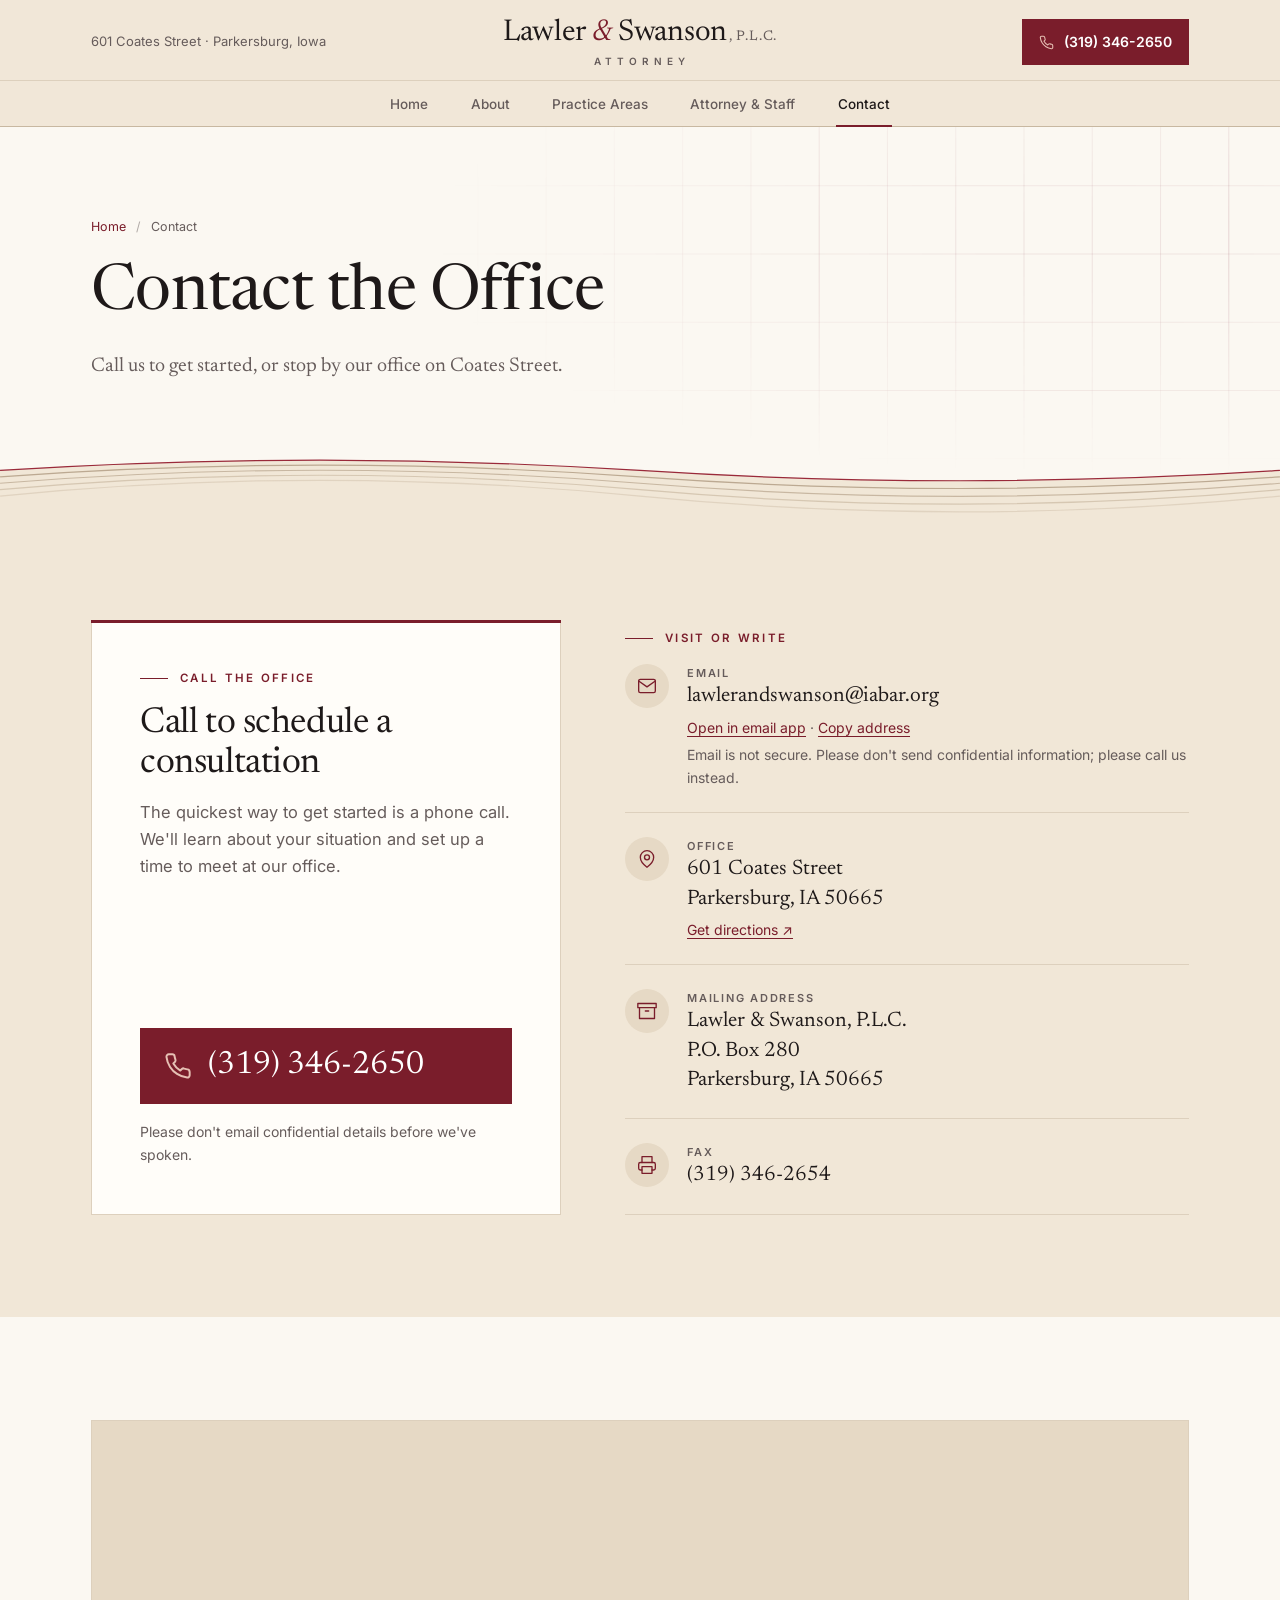
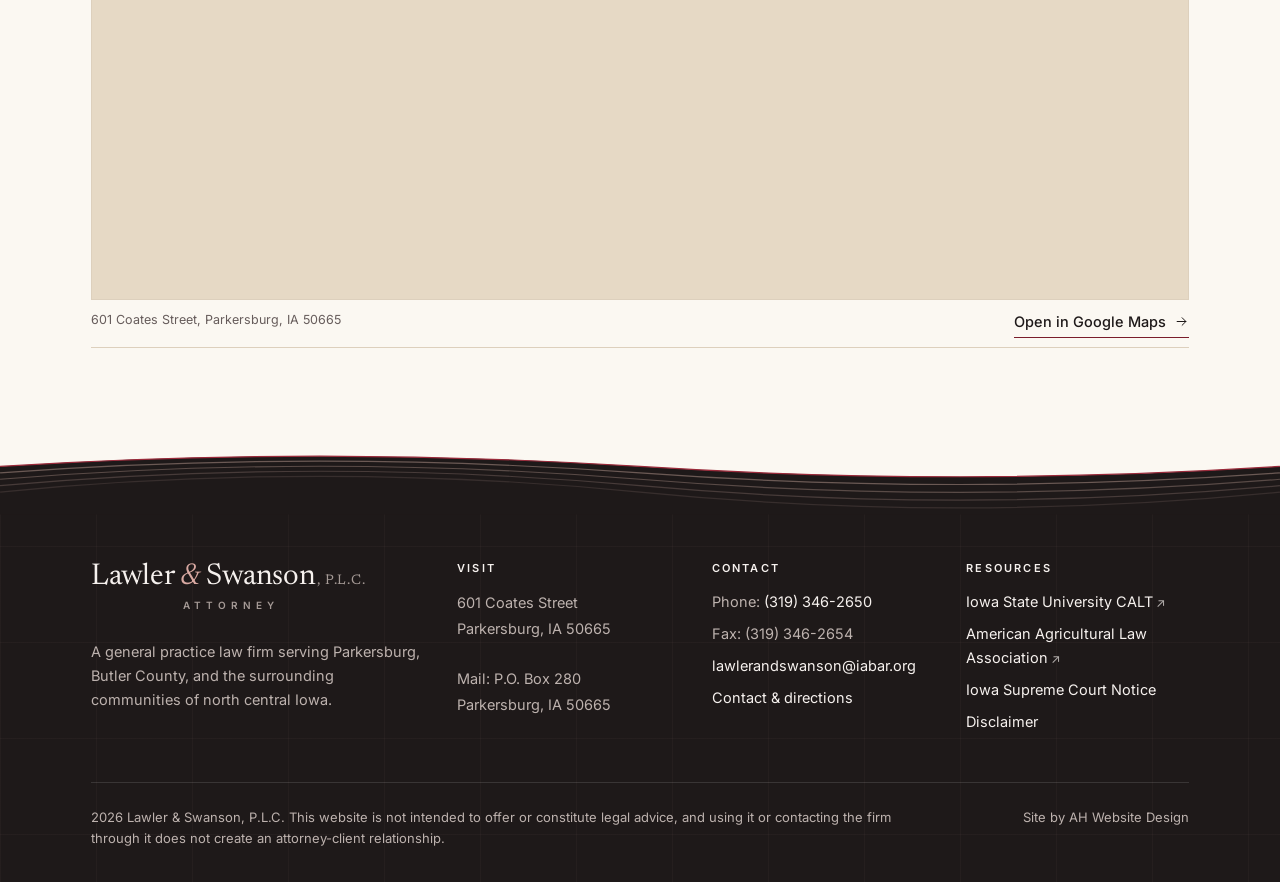
<file: contact.html>
<!DOCTYPE html>
<html lang="en">
<head>
  <meta charset="utf-8">
  <meta name="viewport" content="width=device-width, initial-scale=1">
  <title>Contact | Lawler &amp; Swanson, P.L.C.</title>
  <meta name="description" content="Contact Lawler & Swanson, P.L.C. at 601 Coates Street, Parkersburg, IA 50665. Phone (319) 346-2650.">
  <meta name="author" content="AH Website Design">
  <meta name="theme-color" content="#f1e7d7">
  <link rel="canonical" href="https://www.lawlerandswanson.com/contact.html">
  <meta property="og:type" content="website">
  <meta property="og:title" content="Contact | Lawler &amp; Swanson, P.L.C.">
  <meta property="og:description" content="Contact Lawler & Swanson, P.L.C. at 601 Coates Street, Parkersburg, IA 50665. Phone (319) 346-2650.">
  <meta property="og:url" content="https://www.lawlerandswanson.com/contact.html">
  <meta property="og:site_name" content="Lawler &amp; Swanson, P.L.C.">
  <meta property="og:image" content="https://www.lawlerandswanson.com/images/office-sign.jpg">
  <meta property="og:locale" content="en_US">
  <meta name="google-site-verification" content="Yd37qzQ-VaOnq-edriFBCt0MkueYoJbyfkU5aFWOdSs">
  <link rel="icon" href="images/favicon.svg" type="image/svg+xml">
  <script>(function(d){d.classList.add("js");setTimeout(function(){if(!d.classList.contains("js-ready"))d.classList.remove("js")},4000)})(document.documentElement)</script>
  <link rel="preconnect" href="https://fonts.googleapis.com">
  <link rel="preconnect" href="https://fonts.gstatic.com" crossorigin>
  <link href="https://fonts.googleapis.com/css2?family=Newsreader:ital,opsz,wght@0,6..72,400;0,6..72,500;1,6..72,400&amp;family=Inter:wght@400;500;600&amp;display=swap" rel="stylesheet">
  <link rel="stylesheet" href="css/style.css?v=18">
  <!-- Analytics: the old Universal Analytics tag (UA-138181092-1) stopped collecting data in 2023.
       To track visits, create a GA4 property and paste its gtag snippet here. -->
</head>
<body>
  <a class="skip-link" href="#main">Skip to content</a>

  <header class="mast">
    <div class="wrap row">
      <a class="loc" href="https://www.google.com/maps/search/?api=1&amp;query=Lawler+%26+Swanson+PLC,+601+Coates+St,+Parkersburg,+IA+50665" target="_blank" rel="noopener">601 Coates Street · Parkersburg, Iowa</a>
      <a class="brand" href="index.html" aria-label="Lawler &amp; Swanson, P.L.C. — home"><b>Lawler <i>&amp;</i> Swanson<span class="plc">, P.L.C.</span></b><small>ATTORNEY</small></a>
      <div class="tools">
        <a class="call" href="tel:+13193462650" aria-label="Call (319) 346-2650"><svg viewBox="0 0 24 24" fill="none" stroke="currentColor" stroke-width="1.7" stroke-linecap="round" stroke-linejoin="round" aria-hidden="true"><path d="M22 16.9v3a2 2 0 0 1-2.2 2 19.8 19.8 0 0 1-8.6-3.1 19.5 19.5 0 0 1-6-6A19.8 19.8 0 0 1 2.1 4.2 2 2 0 0 1 4.1 2h3a2 2 0 0 1 2 1.7c.1 1 .4 1.9.7 2.8a2 2 0 0 1-.5 2.1L8 9.9a16 16 0 0 0 6 6l1.3-1.3a2 2 0 0 1 2.1-.4c.9.3 1.8.6 2.8.7a2 2 0 0 1 1.7 2z"/></svg><span>(319) 346-2650</span></a>
        <button class="nav-toggle" type="button" aria-label="Menu" aria-expanded="false" aria-controls="site-nav"><span></span></button>
      </div>
    </div>
    <nav id="site-nav" aria-label="Main"><div class="wrap"><ul>
      <li><a href="index.html"><span>Home</span></a></li><li><a href="about.html"><span>About</span></a></li><li><a href="practice-areas.html"><span>Practice Areas</span></a></li><li><a href="staff.html"><span>Attorney &amp; Staff</span></a></li><li><a href="contact.html" aria-current="page"><span>Contact</span></a></li>
    </ul></div></nav>
    <span class="progress" aria-hidden="true"></span>
  </header>

  <main id="main">

    <section class="page-hero">
      <svg class="plat" viewBox="0 0 1200 640" preserveAspectRatio="xMidYMid slice" aria-hidden="true" focusable="false"></svg>
      <div class="wrap">
        <nav class="crumbs rise" aria-label="Breadcrumb"><a href="index.html">Home</a><span>/</span>Contact</nav>
        <h1 class="rise" style="--d:.1s">Contact the Office</h1>
        <p class="lead rise" style="--d:.45s">Call us to get started, or stop by our office on Coates Street.</p>
      </div>
  <svg class="furrows draw-in" viewBox="0 0 1200 140" preserveAspectRatio="none" aria-hidden="true" focusable="false">
    <path class="fill" d="M0 36 C 200 6, 400 6, 600 36 S 1000 66, 1200 36 V141 H0 Z"/>
    <path class="top" pathLength="1" style="--i:0" d="M0 36 C 200 6, 400 6, 600 36 S 1000 66, 1200 36"/>
    <path pathLength="1" style="--i:1;opacity:.85" d="M0 50 C 200 16, 400 16, 600 50 S 1000 84, 1200 50"/>
    <path pathLength="1" style="--i:2;opacity:.65" d="M0 64 C 200 26, 400 26, 600 64 S 1000 102, 1200 64"/>
    <path pathLength="1" style="--i:3;opacity:.45" d="M0 78 C 200 36, 400 36, 600 78 S 1000 120, 1200 78"/>
    <path pathLength="1" style="--i:4;opacity:.28" d="M0 92 C 200 46, 400 46, 600 92 S 1000 138, 1200 92"/>
  </svg>
    </section>

    <section class="sec bg-tan">
      <div class="wrap contact-grid">
        <article class="call-card watch">
          <span class="kicker">Call the office</span>
          <h2>Call to schedule a consultation</h2>
          <p>The quickest way to get started is a phone call. We'll learn about your situation and set up a time to meet at our office.</p>
          <a class="big-call" href="tel:+13193462650"><svg viewBox="0 0 24 24" fill="none" stroke="currentColor" stroke-width="1.7" stroke-linecap="round" stroke-linejoin="round" aria-hidden="true"><path d="M22 16.9v3a2 2 0 0 1-2.2 2 19.8 19.8 0 0 1-8.6-3.1 19.5 19.5 0 0 1-6-6A19.8 19.8 0 0 1 2.1 4.2 2 2 0 0 1 4.1 2h3a2 2 0 0 1 2 1.7c.1 1 .4 1.9.7 2.8a2 2 0 0 1-.5 2.1L8 9.9a16 16 0 0 0 6 6l1.3-1.3a2 2 0 0 1 2.1-.4c.9.3 1.8.6 2.8.7a2 2 0 0 1 1.7 2z"/></svg><span>(319) 346-2650</span></a>
          <p class="small">Please don't email confidential details before we've spoken.</p>
        </article>
        <div>
          <div class="reveal"><span class="kicker">Visit or Write</span></div>
          <ul class="details" data-stagger="0.1">
            <li><span class="ico"><svg viewBox="0 0 24 24" fill="none" stroke="currentColor" stroke-width="1.6" stroke-linecap="round" stroke-linejoin="round" aria-hidden="true"><rect x="2" y="4" width="20" height="16" rx="2"/><path d="m22 6-10 7L2 6"/></svg></span><span><span class="k">Email</span><span class="v">lawlerandswanson<wbr>@iabar.org</span><span class="sub"><a href="mailto:lawlerandswanson@iabar.org">Open in email app</a> &middot; <button class="copy-btn" type="button" data-copy="lawlerandswanson@iabar.org"><span>Copy address</span><svg class="ok" viewBox="0 0 24 24" fill="none" stroke="currentColor" stroke-width="2" stroke-linecap="round" stroke-linejoin="round" aria-hidden="true"><path pathLength="1" d="m5 12 4.5 4.5L19 7"/></svg></button></span><span class="sub">Email is not secure. Please don't send confidential information; please call us instead.</span></span></li>
            <li><span class="ico"><svg viewBox="0 0 24 24" fill="none" stroke="currentColor" stroke-width="1.6" stroke-linecap="round" stroke-linejoin="round" aria-hidden="true"><path d="M20 10c0 6-8 12-8 12s-8-6-8-12a8 8 0 0 1 16 0z"/><circle cx="12" cy="10" r="3"/></svg></span><span><span class="k">Office</span><span class="v">601 Coates Street<br>Parkersburg, IA 50665</span><span class="sub"><a href="https://www.google.com/maps/search/?api=1&amp;query=Lawler+%26+Swanson+PLC,+601+Coates+St,+Parkersburg,+IA+50665" target="_blank" rel="noopener">Get directions &#8599;</a></span></span></li>
            <li><span class="ico"><svg viewBox="0 0 24 24" fill="none" stroke="currentColor" stroke-width="1.6" stroke-linecap="round" stroke-linejoin="round" aria-hidden="true"><path d="M21 8v13H3V8"/><path d="M1 3h22v5H1z"/><path d="M10 12h4"/></svg></span><span><span class="k">Mailing Address</span><span class="v">Lawler &amp; Swanson, P.L.C.<br>P.O. Box 280<br>Parkersburg, IA 50665</span></span></li>
            <li><span class="ico"><svg viewBox="0 0 24 24" fill="none" stroke="currentColor" stroke-width="1.6" stroke-linecap="round" stroke-linejoin="round" aria-hidden="true"><path d="M6 9V2h12v7"/><path d="M6 18H4a2 2 0 0 1-2-2v-5a2 2 0 0 1 2-2h16a2 2 0 0 1 2 2v5a2 2 0 0 1-2 2h-2"/><path d="M6 14h12v8H6z"/></svg></span><span><span class="k">Fax</span><span class="v">(319) 346-2654</span></span></li>
          </ul>
        </div>
      </div>
    </section>

    <section class="sec bg-cream">
      <div class="wrap">
        <figure class="map watch">
          <div class="frame"><iframe title="Map showing the Lawler &amp; Swanson, P.L.C. office in Parkersburg, Iowa" src="https://www.google.com/maps?q=Lawler+%26+Swanson+PLC,+601+Coates+St,+Parkersburg,+IA+50665&amp;z=16&amp;output=embed" loading="lazy" referrerpolicy="no-referrer-when-downgrade"></iframe></div>
          <figcaption><span>601 Coates Street, Parkersburg, IA 50665</span><a class="more" href="https://www.google.com/maps/search/?api=1&amp;query=Lawler+%26+Swanson+PLC,+601+Coates+St,+Parkersburg,+IA+50665" target="_blank" rel="noopener">Open in Google Maps <svg viewBox="0 0 24 24" fill="none" stroke="currentColor" stroke-width="1.6" stroke-linecap="round" stroke-linejoin="round" aria-hidden="true"><path d="M5 12h14M13 6l6 6-6 6"/></svg></a></figcaption>
        </figure>
      </div>
    </section>
  </main>

  <footer class="site-footer above-cream">
  <svg class="furrows draw-in" viewBox="0 0 1200 140" preserveAspectRatio="none" aria-hidden="true" focusable="false">
    <path class="fill" d="M0 36 C 200 6, 400 6, 600 36 S 1000 66, 1200 36 V141 H0 Z"/>
    <path class="top" pathLength="1" style="--i:0" d="M0 36 C 200 6, 400 6, 600 36 S 1000 66, 1200 36"/>
    <path pathLength="1" style="--i:1;opacity:.85" d="M0 50 C 200 16, 400 16, 600 50 S 1000 84, 1200 50"/>
    <path pathLength="1" style="--i:2;opacity:.65" d="M0 64 C 200 26, 400 26, 600 64 S 1000 102, 1200 64"/>
    <path pathLength="1" style="--i:3;opacity:.45" d="M0 78 C 200 36, 400 36, 600 78 S 1000 120, 1200 78"/>
    <path pathLength="1" style="--i:4;opacity:.28" d="M0 92 C 200 46, 400 46, 600 92 S 1000 138, 1200 92"/>
  </svg>
    <div class="wrap">
      <div class="cols">
        <div>
          <a class="brand" href="index.html" aria-label="Lawler &amp; Swanson, P.L.C. — home"><b>Lawler <i>&amp;</i> Swanson<span class="plc">, P.L.C.</span></b><small>ATTORNEY</small></a>
          <p class="blurb">A general practice law firm serving Parkersburg, Butler County, and the surrounding communities of north central Iowa.</p>
        </div>
        <div>
          <h4>Visit</h4>
          <address>601 Coates Street<br>Parkersburg, IA 50665<br><br>Mail: P.O. Box 280<br>Parkersburg, IA 50665</address>
        </div>
        <div>
          <h4>Contact</h4>
          <ul>
            <li>Phone: <a href="tel:+13193462650">(319) 346-2650</a></li>
            <li>Fax: (319) 346-2654</li>
            <li><a href="mailto:lawlerandswanson@iabar.org">lawlerandswanson@iabar.org</a></li>
            <li><a href="contact.html">Contact &amp; directions</a></li>
          </ul>
        </div>
        <div>
          <h4>Resources</h4>
          <ul>
            <li><a class="ext" href="https://www.calt.iastate.edu" target="_blank" rel="noopener">Iowa State University CALT</a></li>
            <li><a class="ext" href="https://www.aglaw-assn.org" target="_blank" rel="noopener">American Agricultural Law Association</a></li>
            <li><a href="about.html#iowa-notice">Iowa Supreme Court Notice</a></li>
            <li><a href="about.html#disclaimer">Disclaimer</a></li>
          </ul>
        </div>
      </div>
      <div class="legal">
        <p><span data-year>2026</span> Lawler &amp; Swanson, P.L.C. This website is not intended to offer or constitute legal advice, and using it or contacting the firm through it does not create an attorney-client relationship.</p>
        <p>Site by AH Website Design</p>
      </div>
    </div>
  </footer>

  <button class="to-top" type="button" aria-label="Back to top"><svg viewBox="0 0 24 24" fill="none" stroke="currentColor" stroke-width="1.6" stroke-linecap="round" stroke-linejoin="round" aria-hidden="true"><path d="m18 15-6-6-6 6"/></svg></button>
  <script src="js/main.js?v=5"></script>
</body>
</html>
</file>
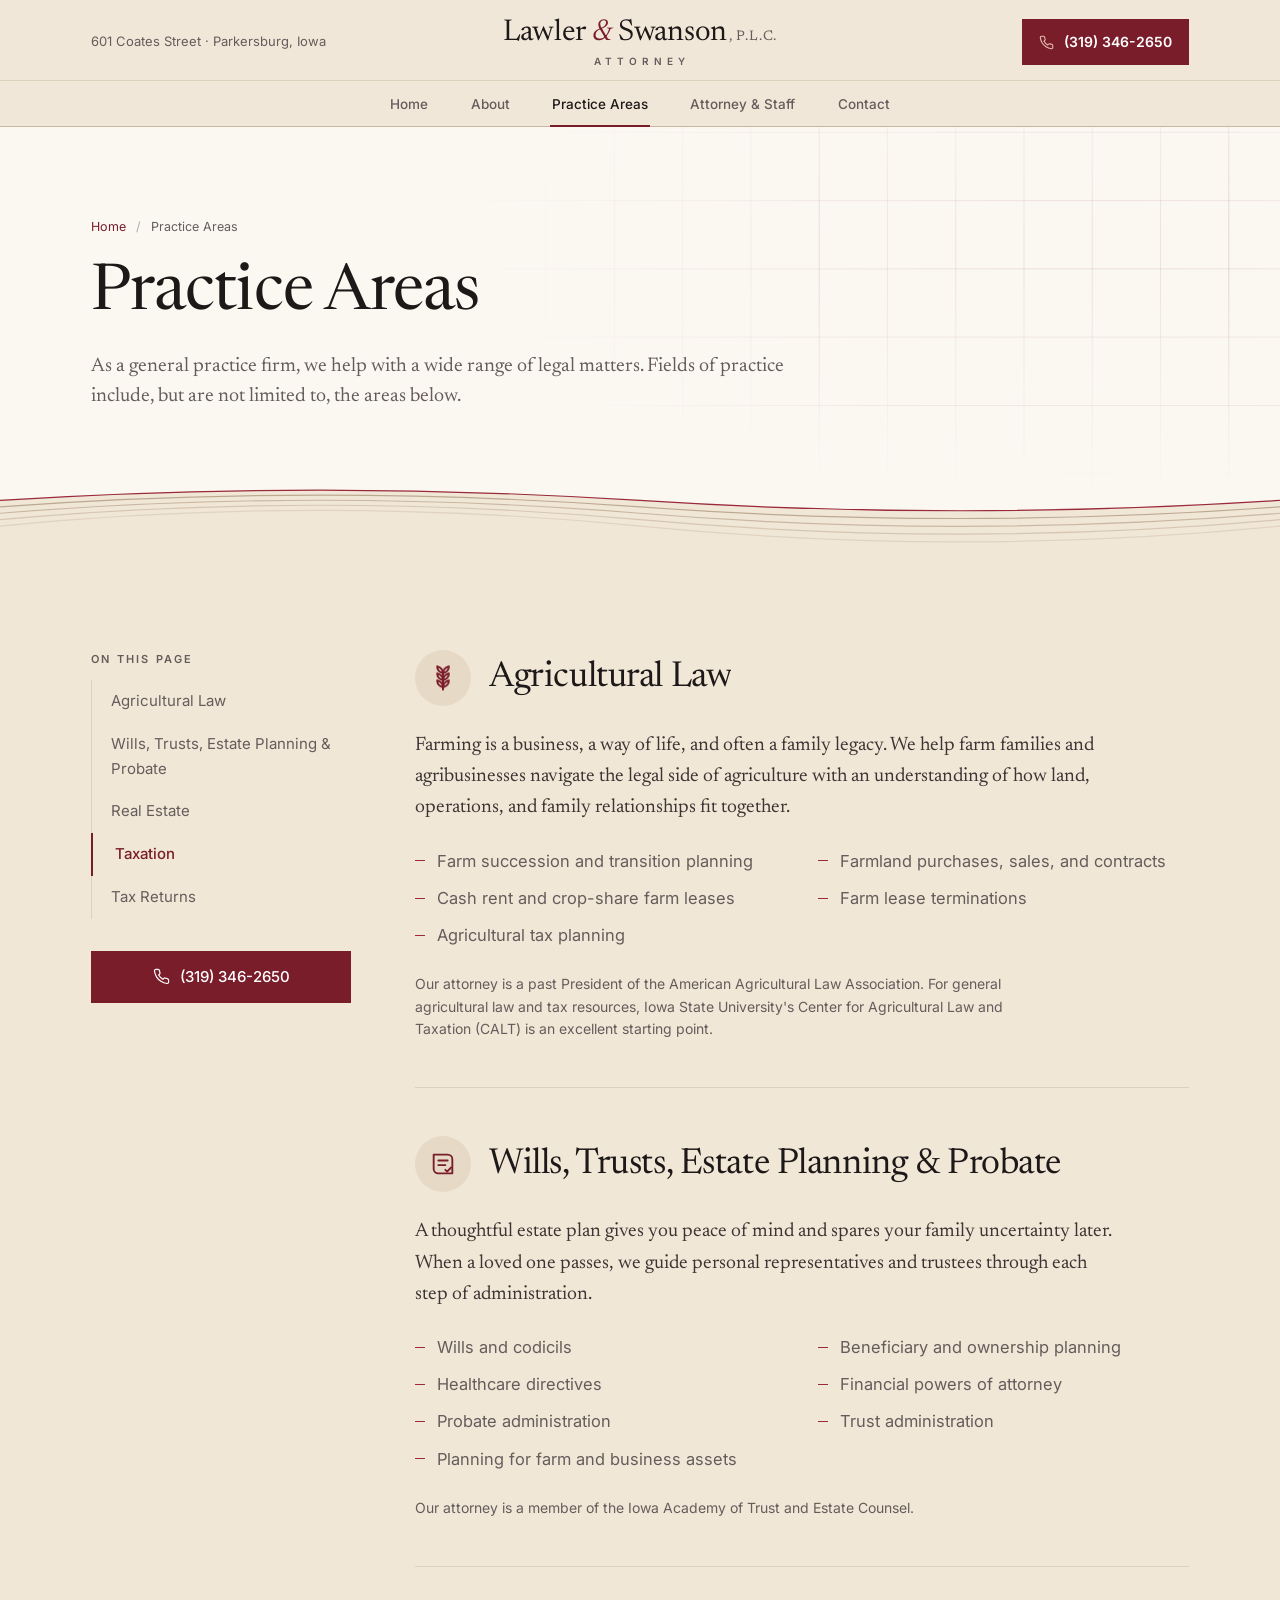
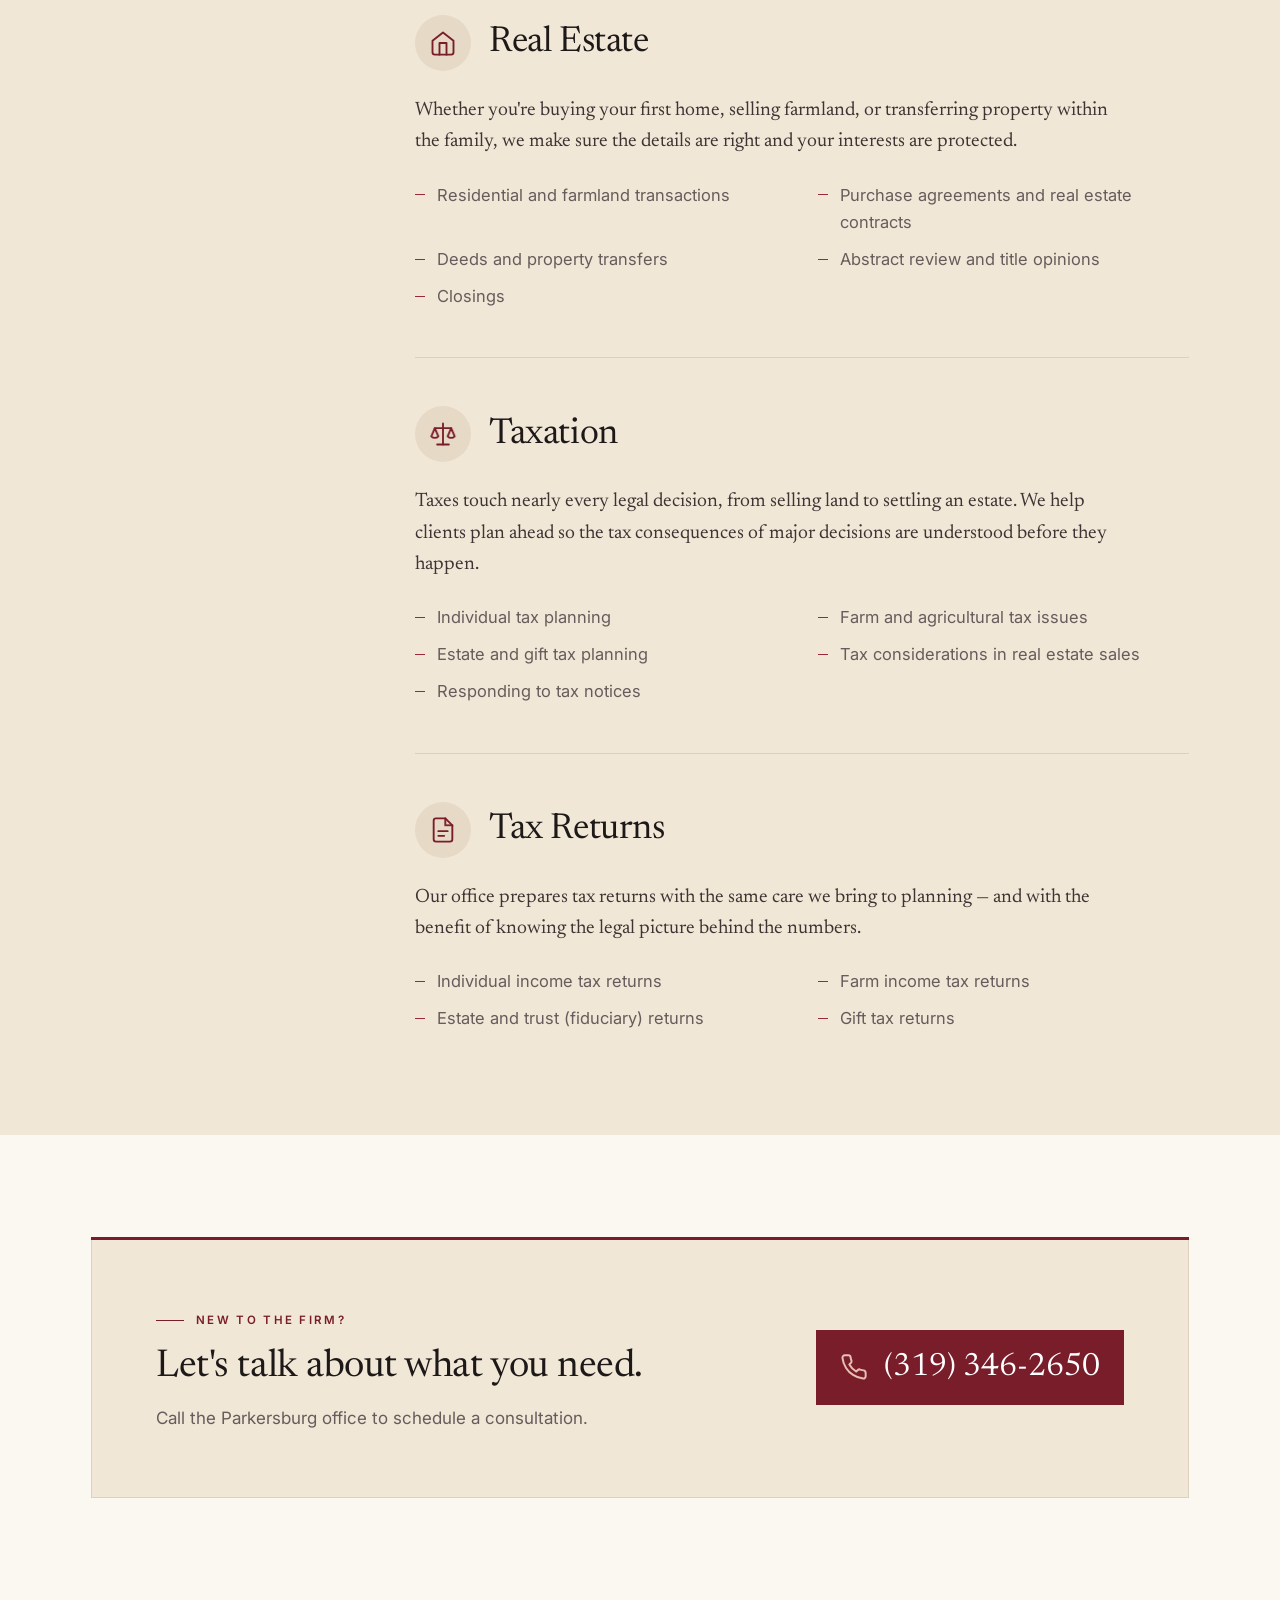
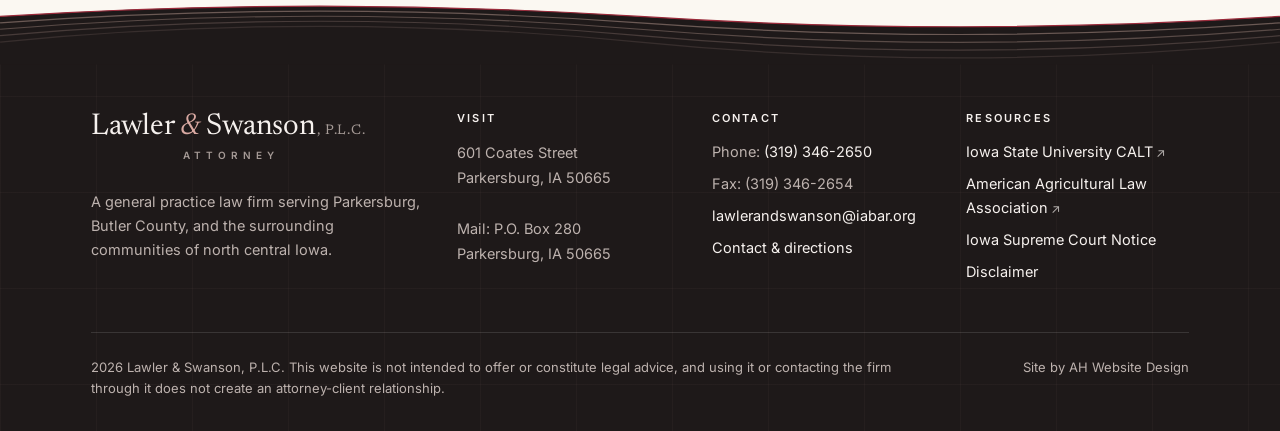
<file: practice-areas.html>
<!DOCTYPE html>
<html lang="en">
<head>
  <meta charset="utf-8">
  <meta name="viewport" content="width=device-width, initial-scale=1">
  <title>Practice Areas | Lawler &amp; Swanson, P.L.C.</title>
  <meta name="description" content="Agricultural law, wills, trusts, estate planning and probate, real estate, taxation, and tax return preparation in Parkersburg, Iowa.">
  <meta name="author" content="AH Website Design">
  <meta name="theme-color" content="#f1e7d7">
  <link rel="canonical" href="https://www.lawlerandswanson.com/practice-areas.html">
  <meta property="og:type" content="website">
  <meta property="og:title" content="Practice Areas | Lawler &amp; Swanson, P.L.C.">
  <meta property="og:description" content="Agricultural law, wills, trusts, estate planning and probate, real estate, taxation, and tax return preparation in Parkersburg, Iowa.">
  <meta property="og:url" content="https://www.lawlerandswanson.com/practice-areas.html">
  <meta property="og:site_name" content="Lawler &amp; Swanson, P.L.C.">
  <meta property="og:image" content="https://www.lawlerandswanson.com/images/office-sign.jpg">
  <meta property="og:locale" content="en_US">
  <meta name="google-site-verification" content="Yd37qzQ-VaOnq-edriFBCt0MkueYoJbyfkU5aFWOdSs">
  <link rel="icon" href="images/favicon.svg" type="image/svg+xml">
  <script>(function(d){d.classList.add("js");setTimeout(function(){if(!d.classList.contains("js-ready"))d.classList.remove("js")},4000)})(document.documentElement)</script>
  <link rel="preconnect" href="https://fonts.googleapis.com">
  <link rel="preconnect" href="https://fonts.gstatic.com" crossorigin>
  <link href="https://fonts.googleapis.com/css2?family=Newsreader:ital,opsz,wght@0,6..72,400;0,6..72,500;1,6..72,400&amp;family=Inter:wght@400;500;600&amp;display=swap" rel="stylesheet">
  <link rel="stylesheet" href="css/style.css?v=18">
  <!-- Analytics: the old Universal Analytics tag (UA-138181092-1) stopped collecting data in 2023.
       To track visits, create a GA4 property and paste its gtag snippet here. -->
</head>
<body>
  <a class="skip-link" href="#main">Skip to content</a>

  <header class="mast">
    <div class="wrap row">
      <a class="loc" href="https://www.google.com/maps/search/?api=1&amp;query=Lawler+%26+Swanson+PLC,+601+Coates+St,+Parkersburg,+IA+50665" target="_blank" rel="noopener">601 Coates Street · Parkersburg, Iowa</a>
      <a class="brand" href="index.html" aria-label="Lawler &amp; Swanson, P.L.C. — home"><b>Lawler <i>&amp;</i> Swanson<span class="plc">, P.L.C.</span></b><small>ATTORNEY</small></a>
      <div class="tools">
        <a class="call" href="tel:+13193462650" aria-label="Call (319) 346-2650"><svg viewBox="0 0 24 24" fill="none" stroke="currentColor" stroke-width="1.7" stroke-linecap="round" stroke-linejoin="round" aria-hidden="true"><path d="M22 16.9v3a2 2 0 0 1-2.2 2 19.8 19.8 0 0 1-8.6-3.1 19.5 19.5 0 0 1-6-6A19.8 19.8 0 0 1 2.1 4.2 2 2 0 0 1 4.1 2h3a2 2 0 0 1 2 1.7c.1 1 .4 1.9.7 2.8a2 2 0 0 1-.5 2.1L8 9.9a16 16 0 0 0 6 6l1.3-1.3a2 2 0 0 1 2.1-.4c.9.3 1.8.6 2.8.7a2 2 0 0 1 1.7 2z"/></svg><span>(319) 346-2650</span></a>
        <button class="nav-toggle" type="button" aria-label="Menu" aria-expanded="false" aria-controls="site-nav"><span></span></button>
      </div>
    </div>
    <nav id="site-nav" aria-label="Main"><div class="wrap"><ul>
      <li><a href="index.html"><span>Home</span></a></li><li><a href="about.html"><span>About</span></a></li><li><a href="practice-areas.html" aria-current="page"><span>Practice Areas</span></a></li><li><a href="staff.html"><span>Attorney &amp; Staff</span></a></li><li><a href="contact.html"><span>Contact</span></a></li>
    </ul></div></nav>
    <span class="progress" aria-hidden="true"></span>
  </header>

  <main id="main">

    <section class="page-hero">
      <svg class="plat" viewBox="0 0 1200 640" preserveAspectRatio="xMidYMid slice" aria-hidden="true" focusable="false"></svg>
      <div class="wrap">
        <nav class="crumbs rise" aria-label="Breadcrumb"><a href="index.html">Home</a><span>/</span>Practice Areas</nav>
        <h1 class="rise" style="--d:.1s">Practice Areas</h1>
        <p class="lead rise" style="--d:.45s">As a general practice firm, we help with a wide range of legal matters. Fields of practice include, but are not limited to, the areas below.</p>
      </div>
  <svg class="furrows draw-in" viewBox="0 0 1200 140" preserveAspectRatio="none" aria-hidden="true" focusable="false">
    <path class="fill" d="M0 36 C 200 6, 400 6, 600 36 S 1000 66, 1200 36 V141 H0 Z"/>
    <path class="top" pathLength="1" style="--i:0" d="M0 36 C 200 6, 400 6, 600 36 S 1000 66, 1200 36"/>
    <path pathLength="1" style="--i:1;opacity:.85" d="M0 50 C 200 16, 400 16, 600 50 S 1000 84, 1200 50"/>
    <path pathLength="1" style="--i:2;opacity:.65" d="M0 64 C 200 26, 400 26, 600 64 S 1000 102, 1200 64"/>
    <path pathLength="1" style="--i:3;opacity:.45" d="M0 78 C 200 36, 400 36, 600 78 S 1000 120, 1200 78"/>
    <path pathLength="1" style="--i:4;opacity:.28" d="M0 92 C 200 46, 400 46, 600 92 S 1000 138, 1200 92"/>
  </svg>
    </section>

    <section class="sec bg-tan">
      <div class="wrap practice-layout">
        <aside class="toc">
          <p>On this page</p>
          <ul>
            <li><a href="#agricultural-law">Agricultural Law</a></li>
            <li><a href="#estate-planning">Wills, Trusts, Estate Planning &amp; Probate</a></li>
            <li><a href="#real-estate">Real Estate</a></li>
            <li><a href="#taxation">Taxation</a></li>
            <li><a href="#tax-returns">Tax Returns</a></li>
          </ul>
          <a class="btn solid" href="tel:+13193462650"><svg viewBox="0 0 24 24" fill="none" stroke="currentColor" stroke-width="1.7" stroke-linecap="round" stroke-linejoin="round" aria-hidden="true"><path d="M22 16.9v3a2 2 0 0 1-2.2 2 19.8 19.8 0 0 1-8.6-3.1 19.5 19.5 0 0 1-6-6A19.8 19.8 0 0 1 2.1 4.2 2 2 0 0 1 4.1 2h3a2 2 0 0 1 2 1.7c.1 1 .4 1.9.7 2.8a2 2 0 0 1-.5 2.1L8 9.9a16 16 0 0 0 6 6l1.3-1.3a2 2 0 0 1 2.1-.4c.9.3 1.8.6 2.8.7a2 2 0 0 1 1.7 2z"/></svg>(319) 346-2650</a>
        </aside>
        <div>
          <article class="detail reveal" id="agricultural-law">
            <header><span class="ic"><svg viewBox="0 0 24 24" fill="none" stroke="currentColor" stroke-width="1.6" stroke-linecap="round" stroke-linejoin="round" aria-hidden="true"><path class="draw" pathLength="1" d="M12 22V8"/><path class="leaf r" style="--d:.53s" d="M12 8c0-3 2-5 5-6 0 3-2 5-5 6z"/><path class="leaf l" style="--d:.6s" d="M12 8c0-3-2-5-5-6 0 3 2 5 5 6z"/><path class="leaf r" style="--d:.34s" d="M12 14c0-3 2-5 5-6 0 3-2 5-5 6z"/><path class="leaf l" style="--d:.41s" d="M12 14c0-3-2-5-5-6 0 3 2 5 5 6z"/><path class="leaf r" style="--d:.15s" d="M12 20c0-3 2-5 5-6 0 3-2 5-5 6z"/><path class="leaf l" style="--d:.22s" d="M12 20c0-3-2-5-5-6 0 3 2 5 5 6z"/></svg></span><h2>Agricultural Law</h2></header>
            <p class="intro">Farming is a business, a way of life, and often a family legacy. We help farm families and agribusinesses navigate the legal side of agriculture with an understanding of how land, operations, and family relationships fit together.</p>
            <ul class="bullets">
              <li>Farm succession and transition planning</li>
              <li>Farmland purchases, sales, and contracts</li>
              <li>Cash rent and crop-share farm leases</li>
              <li>Farm lease terminations</li>
              <li>Agricultural tax planning</li>
            </ul>
            <p class="note">Our attorney is a past President of the American Agricultural Law Association. For general agricultural law and tax resources, Iowa State University's Center for Agricultural Law and Taxation (CALT) is an excellent starting point.</p>
          </article>
          <article class="detail reveal" id="estate-planning">
            <header><span class="ic"><svg viewBox="0 0 24 24" fill="none" stroke="currentColor" stroke-width="1.6" stroke-linecap="round" stroke-linejoin="round" aria-hidden="true"><path d="M4 4h12a4 4 0 0 1 4 4v12H8a4 4 0 0 1-4-4z"/><path class="draw" pathLength="1" d="M8 9h8"/><path class="draw" pathLength="1" style="--d:.18s" d="M8 13h6"/><path class="draw" pathLength="1" style="--d:.45s" d="m14 17 1.5 1.5L19 15"/></svg></span><h2>Wills, Trusts, Estate Planning &amp; Probate</h2></header>
            <p class="intro">A thoughtful estate plan gives you peace of mind and spares your family uncertainty later. When a loved one passes, we guide personal representatives and trustees through each step of administration.</p>
            <ul class="bullets">
              <li>Wills and codicils</li>
              <li>Beneficiary and ownership planning</li>
              <li>Healthcare directives</li>
              <li>Financial powers of attorney</li>
              <li>Probate administration</li>
              <li>Trust administration</li>
              <li>Planning for farm and business assets</li>
            </ul>
            <p class="note">Our attorney is a member of the Iowa Academy of Trust and Estate Counsel.</p>
          </article>
          <article class="detail reveal" id="real-estate">
            <header><span class="ic"><svg viewBox="0 0 24 24" fill="none" stroke="currentColor" stroke-width="1.6" stroke-linecap="round" stroke-linejoin="round" aria-hidden="true"><path class="draw" pathLength="1" d="m3 10 9-7 9 7v10a2 2 0 0 1-2 2H5a2 2 0 0 1-2-2z"/><path class="draw" pathLength="1" style="--d:.5s" d="M9 22V12h6v10"/></svg></span><h2>Real Estate</h2></header>
            <p class="intro">Whether you're buying your first home, selling farmland, or transferring property within the family, we make sure the details are right and your interests are protected.</p>
            <ul class="bullets">
              <li>Residential and farmland transactions</li>
              <li>Purchase agreements and real estate contracts</li>
              <li>Deeds and property transfers</li>
              <li>Abstract review and title opinions</li>
              <li>Closings</li>
            </ul>
          </article>
          <article class="detail reveal" id="taxation">
            <header><span class="ic"><svg viewBox="0 0 24 24" fill="none" stroke="currentColor" stroke-width="1.6" stroke-linecap="round" stroke-linejoin="round" aria-hidden="true"><path d="M12 3v18"/><path d="M7 21h10"/><g class="beam"><path d="M5 7h14"/><path d="m5 7-3 7a4 4 0 0 0 6 0z"/><path d="m19 7-3 7a4 4 0 0 0 6 0z"/></g></svg></span><h2>Taxation</h2></header>
            <p class="intro">Taxes touch nearly every legal decision, from selling land to settling an estate. We help clients plan ahead so the tax consequences of major decisions are understood before they happen.</p>
            <ul class="bullets">
              <li>Individual tax planning</li>
              <li>Farm and agricultural tax issues</li>
              <li>Estate and gift tax planning</li>
              <li>Tax considerations in real estate sales</li>
              <li>Responding to tax notices</li>
            </ul>
          </article>
          <article class="detail reveal" id="tax-returns">
            <header><span class="ic"><svg viewBox="0 0 24 24" fill="none" stroke="currentColor" stroke-width="1.6" stroke-linecap="round" stroke-linejoin="round" aria-hidden="true"><path d="M14 2H6a2 2 0 0 0-2 2v16a2 2 0 0 0 2 2h12a2 2 0 0 0 2-2V8z"/><path class="fold" d="M14 2v6h6"/><path class="draw" pathLength="1" style="--d:.2s" d="M8 13h8"/><path class="draw" pathLength="1" style="--d:.4s" d="M8 17h5"/></svg></span><h2>Tax Returns</h2></header>
            <p class="intro">Our office prepares tax returns with the same care we bring to planning &mdash; and with the benefit of knowing the legal picture behind the numbers.</p>
            <ul class="bullets">
              <li>Individual income tax returns</li>
              <li>Farm income tax returns</li>
              <li>Estate and trust (fiduciary) returns</li>
              <li>Gift tax returns</li>
            </ul>
          </article>
        </div>
      </div>
    </section>

    <section class="close bg-cream">
      <div class="wrap">
        <div class="panel watch">
          <div>
            <span class="kicker">New to the firm?</span>
            <h2>Let's talk about what you need.</h2>
            <p>Call the Parkersburg office to schedule a consultation.</p>
          </div>
          <div class="right">
            <a class="big-call" href="tel:+13193462650"><svg viewBox="0 0 24 24" fill="none" stroke="currentColor" stroke-width="1.7" stroke-linecap="round" stroke-linejoin="round" aria-hidden="true"><path d="M22 16.9v3a2 2 0 0 1-2.2 2 19.8 19.8 0 0 1-8.6-3.1 19.5 19.5 0 0 1-6-6A19.8 19.8 0 0 1 2.1 4.2 2 2 0 0 1 4.1 2h3a2 2 0 0 1 2 1.7c.1 1 .4 1.9.7 2.8a2 2 0 0 1-.5 2.1L8 9.9a16 16 0 0 0 6 6l1.3-1.3a2 2 0 0 1 2.1-.4c.9.3 1.8.6 2.8.7a2 2 0 0 1 1.7 2z"/></svg><span>(319) 346-2650</span></a>
          </div>
        </div>
      </div>
    </section>
  </main>

  <footer class="site-footer above-cream">
  <svg class="furrows draw-in" viewBox="0 0 1200 140" preserveAspectRatio="none" aria-hidden="true" focusable="false">
    <path class="fill" d="M0 36 C 200 6, 400 6, 600 36 S 1000 66, 1200 36 V141 H0 Z"/>
    <path class="top" pathLength="1" style="--i:0" d="M0 36 C 200 6, 400 6, 600 36 S 1000 66, 1200 36"/>
    <path pathLength="1" style="--i:1;opacity:.85" d="M0 50 C 200 16, 400 16, 600 50 S 1000 84, 1200 50"/>
    <path pathLength="1" style="--i:2;opacity:.65" d="M0 64 C 200 26, 400 26, 600 64 S 1000 102, 1200 64"/>
    <path pathLength="1" style="--i:3;opacity:.45" d="M0 78 C 200 36, 400 36, 600 78 S 1000 120, 1200 78"/>
    <path pathLength="1" style="--i:4;opacity:.28" d="M0 92 C 200 46, 400 46, 600 92 S 1000 138, 1200 92"/>
  </svg>
    <div class="wrap">
      <div class="cols">
        <div>
          <a class="brand" href="index.html" aria-label="Lawler &amp; Swanson, P.L.C. — home"><b>Lawler <i>&amp;</i> Swanson<span class="plc">, P.L.C.</span></b><small>ATTORNEY</small></a>
          <p class="blurb">A general practice law firm serving Parkersburg, Butler County, and the surrounding communities of north central Iowa.</p>
        </div>
        <div>
          <h4>Visit</h4>
          <address>601 Coates Street<br>Parkersburg, IA 50665<br><br>Mail: P.O. Box 280<br>Parkersburg, IA 50665</address>
        </div>
        <div>
          <h4>Contact</h4>
          <ul>
            <li>Phone: <a href="tel:+13193462650">(319) 346-2650</a></li>
            <li>Fax: (319) 346-2654</li>
            <li><a href="mailto:lawlerandswanson@iabar.org">lawlerandswanson@iabar.org</a></li>
            <li><a href="contact.html">Contact &amp; directions</a></li>
          </ul>
        </div>
        <div>
          <h4>Resources</h4>
          <ul>
            <li><a class="ext" href="https://www.calt.iastate.edu" target="_blank" rel="noopener">Iowa State University CALT</a></li>
            <li><a class="ext" href="https://www.aglaw-assn.org" target="_blank" rel="noopener">American Agricultural Law Association</a></li>
            <li><a href="about.html#iowa-notice">Iowa Supreme Court Notice</a></li>
            <li><a href="about.html#disclaimer">Disclaimer</a></li>
          </ul>
        </div>
      </div>
      <div class="legal">
        <p><span data-year>2026</span> Lawler &amp; Swanson, P.L.C. This website is not intended to offer or constitute legal advice, and using it or contacting the firm through it does not create an attorney-client relationship.</p>
        <p>Site by AH Website Design</p>
      </div>
    </div>
  </footer>

  <button class="to-top" type="button" aria-label="Back to top"><svg viewBox="0 0 24 24" fill="none" stroke="currentColor" stroke-width="1.6" stroke-linecap="round" stroke-linejoin="round" aria-hidden="true"><path d="m18 15-6-6-6 6"/></svg></button>
  <script src="js/main.js?v=5"></script>
</body>
</html>
</file>
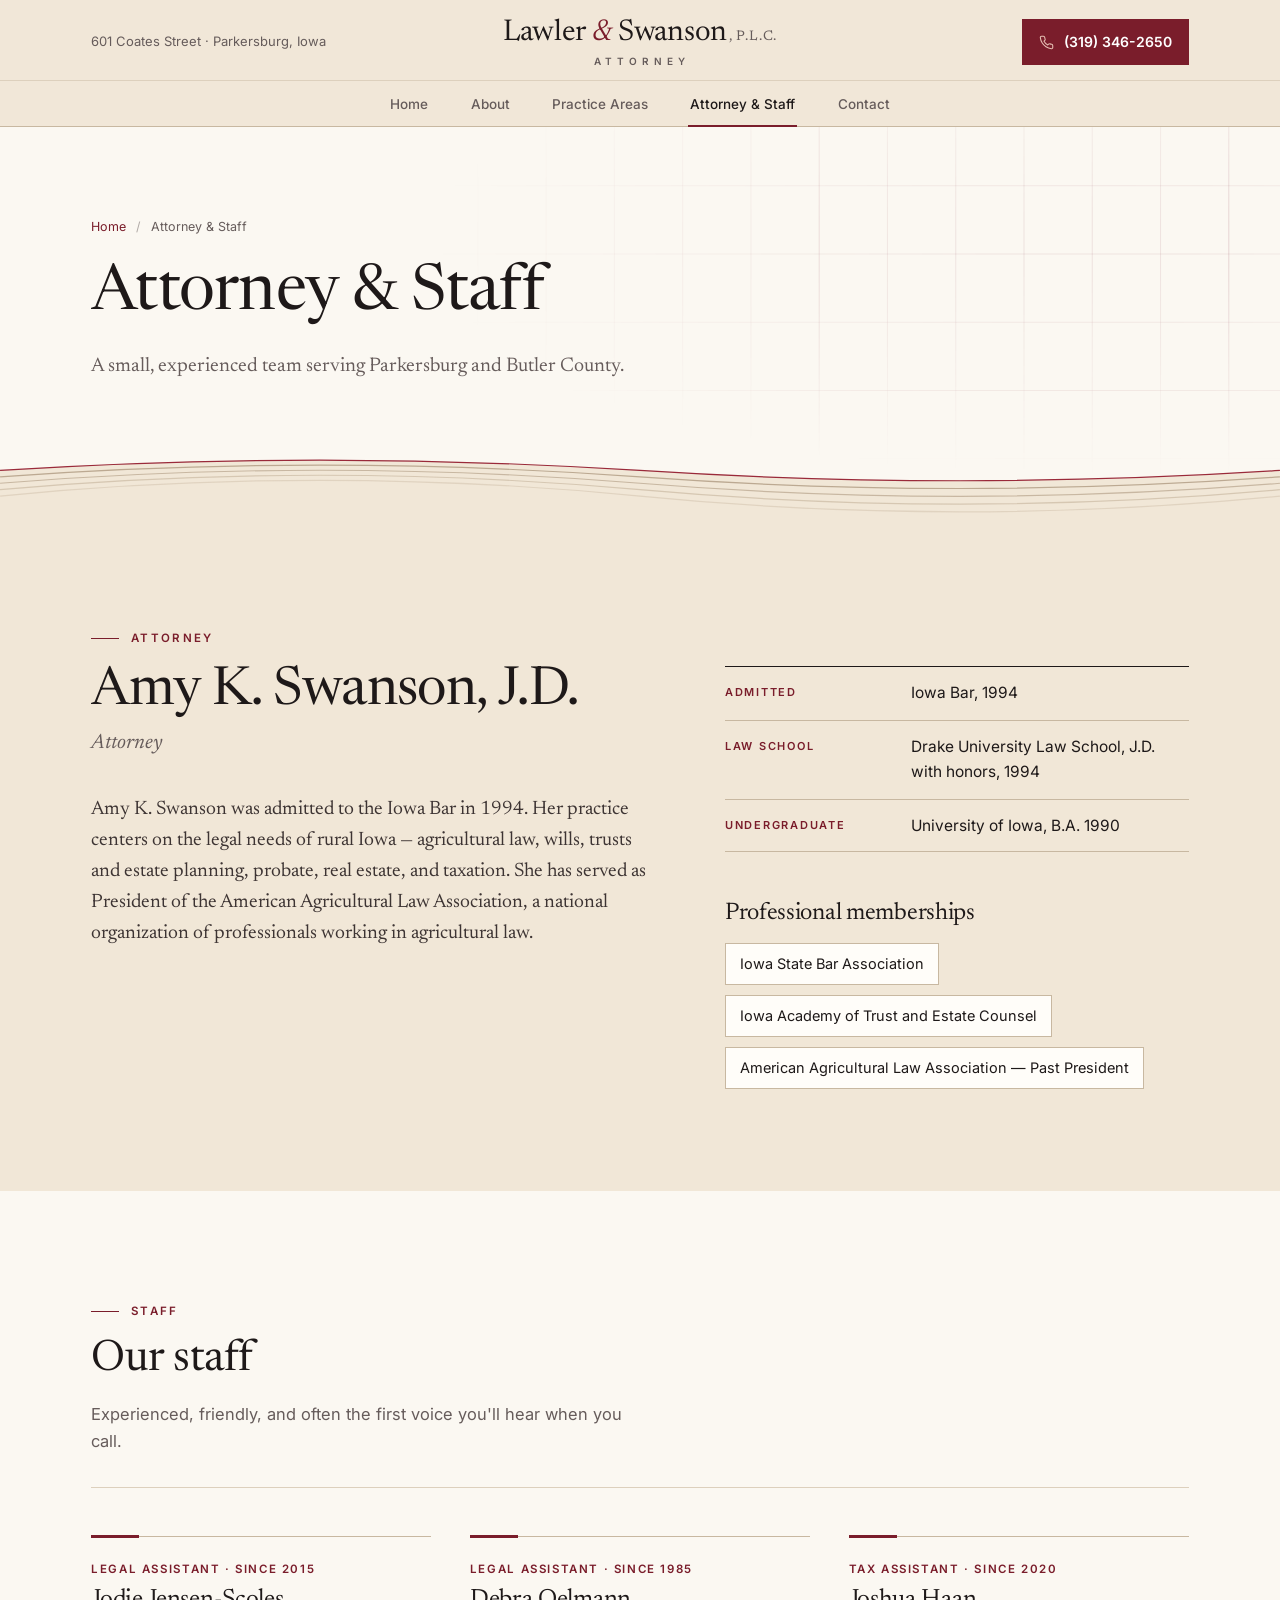
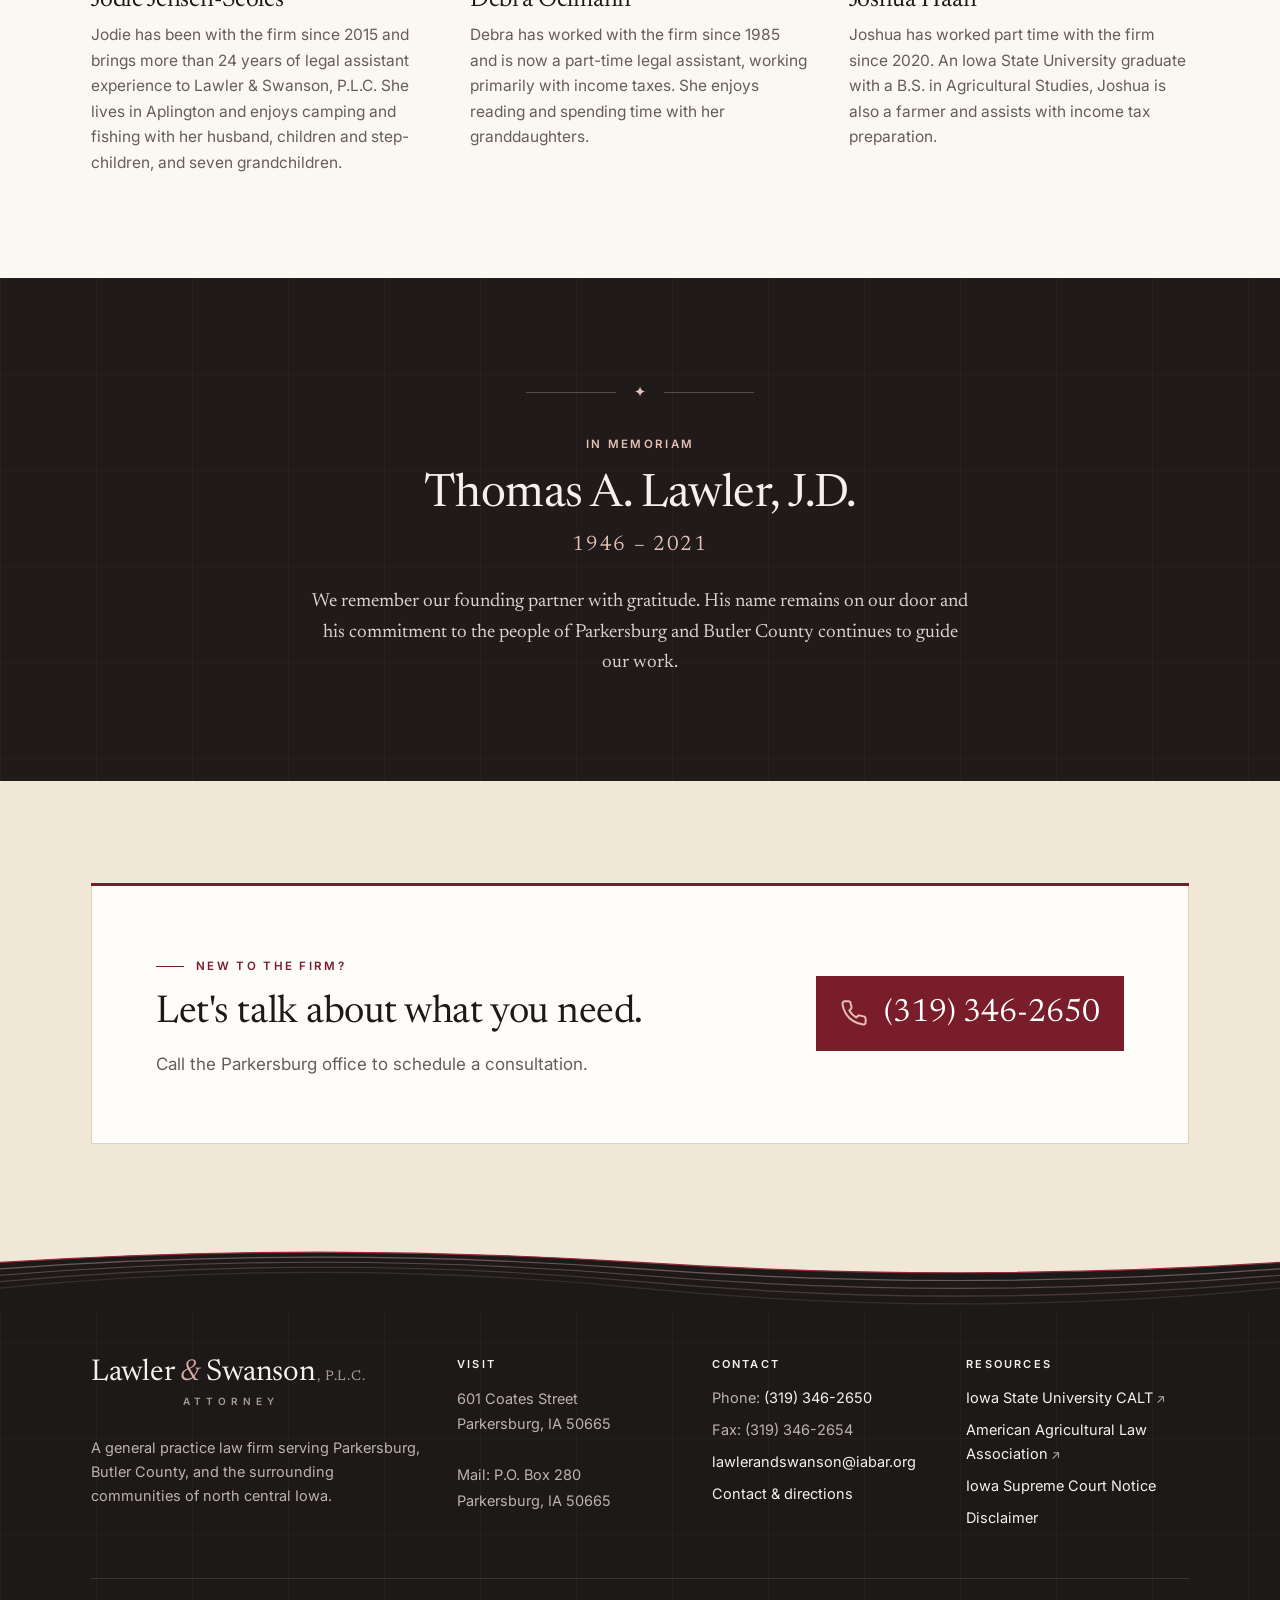
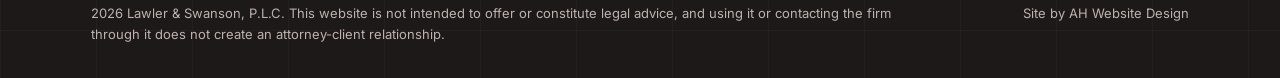
<file: staff.html>
<!DOCTYPE html>
<html lang="en">
<head>
  <meta charset="utf-8">
  <meta name="viewport" content="width=device-width, initial-scale=1">
  <title>Attorney &amp; Staff | Lawler &amp; Swanson, P.L.C.</title>
  <meta name="description" content="Meet attorney Amy K. Swanson, J.D., and the staff of Lawler & Swanson, P.L.C. in Parkersburg, Iowa.">
  <meta name="author" content="AH Website Design">
  <meta name="theme-color" content="#f1e7d7">
  <link rel="canonical" href="https://www.lawlerandswanson.com/staff.html">
  <meta property="og:type" content="website">
  <meta property="og:title" content="Attorney &amp; Staff | Lawler &amp; Swanson, P.L.C.">
  <meta property="og:description" content="Meet attorney Amy K. Swanson, J.D., and the staff of Lawler & Swanson, P.L.C. in Parkersburg, Iowa.">
  <meta property="og:url" content="https://www.lawlerandswanson.com/staff.html">
  <meta property="og:site_name" content="Lawler &amp; Swanson, P.L.C.">
  <meta property="og:image" content="https://www.lawlerandswanson.com/images/office-sign.jpg">
  <meta property="og:locale" content="en_US">
  <meta name="google-site-verification" content="Yd37qzQ-VaOnq-edriFBCt0MkueYoJbyfkU5aFWOdSs">
  <link rel="icon" href="images/favicon.svg" type="image/svg+xml">
  <script>(function(d){d.classList.add("js");setTimeout(function(){if(!d.classList.contains("js-ready"))d.classList.remove("js")},4000)})(document.documentElement)</script>
  <link rel="preconnect" href="https://fonts.googleapis.com">
  <link rel="preconnect" href="https://fonts.gstatic.com" crossorigin>
  <link href="https://fonts.googleapis.com/css2?family=Newsreader:ital,opsz,wght@0,6..72,400;0,6..72,500;1,6..72,400&amp;family=Inter:wght@400;500;600&amp;display=swap" rel="stylesheet">
  <link rel="stylesheet" href="css/style.css?v=18">
  <!-- Analytics: the old Universal Analytics tag (UA-138181092-1) stopped collecting data in 2023.
       To track visits, create a GA4 property and paste its gtag snippet here. -->
</head>
<body>
  <a class="skip-link" href="#main">Skip to content</a>

  <header class="mast">
    <div class="wrap row">
      <a class="loc" href="https://www.google.com/maps/search/?api=1&amp;query=Lawler+%26+Swanson+PLC,+601+Coates+St,+Parkersburg,+IA+50665" target="_blank" rel="noopener">601 Coates Street · Parkersburg, Iowa</a>
      <a class="brand" href="index.html" aria-label="Lawler &amp; Swanson, P.L.C. — home"><b>Lawler <i>&amp;</i> Swanson<span class="plc">, P.L.C.</span></b><small>ATTORNEY</small></a>
      <div class="tools">
        <a class="call" href="tel:+13193462650" aria-label="Call (319) 346-2650"><svg viewBox="0 0 24 24" fill="none" stroke="currentColor" stroke-width="1.7" stroke-linecap="round" stroke-linejoin="round" aria-hidden="true"><path d="M22 16.9v3a2 2 0 0 1-2.2 2 19.8 19.8 0 0 1-8.6-3.1 19.5 19.5 0 0 1-6-6A19.8 19.8 0 0 1 2.1 4.2 2 2 0 0 1 4.1 2h3a2 2 0 0 1 2 1.7c.1 1 .4 1.9.7 2.8a2 2 0 0 1-.5 2.1L8 9.9a16 16 0 0 0 6 6l1.3-1.3a2 2 0 0 1 2.1-.4c.9.3 1.8.6 2.8.7a2 2 0 0 1 1.7 2z"/></svg><span>(319) 346-2650</span></a>
        <button class="nav-toggle" type="button" aria-label="Menu" aria-expanded="false" aria-controls="site-nav"><span></span></button>
      </div>
    </div>
    <nav id="site-nav" aria-label="Main"><div class="wrap"><ul>
      <li><a href="index.html"><span>Home</span></a></li><li><a href="about.html"><span>About</span></a></li><li><a href="practice-areas.html"><span>Practice Areas</span></a></li><li><a href="staff.html" aria-current="page"><span>Attorney &amp; Staff</span></a></li><li><a href="contact.html"><span>Contact</span></a></li>
    </ul></div></nav>
    <span class="progress" aria-hidden="true"></span>
  </header>

  <main id="main">

    <section class="page-hero">
      <svg class="plat" viewBox="0 0 1200 640" preserveAspectRatio="xMidYMid slice" aria-hidden="true" focusable="false"></svg>
      <div class="wrap">
        <nav class="crumbs rise" aria-label="Breadcrumb"><a href="index.html">Home</a><span>/</span>Attorney &amp; Staff</nav>
        <h1 class="rise" style="--d:.1s">Attorney &amp; Staff</h1>
        <p class="lead rise" style="--d:.45s">A small, experienced team serving Parkersburg and Butler County.</p>
      </div>
  <svg class="furrows draw-in" viewBox="0 0 1200 140" preserveAspectRatio="none" aria-hidden="true" focusable="false">
    <path class="fill" d="M0 36 C 200 6, 400 6, 600 36 S 1000 66, 1200 36 V141 H0 Z"/>
    <path class="top" pathLength="1" style="--i:0" d="M0 36 C 200 6, 400 6, 600 36 S 1000 66, 1200 36"/>
    <path pathLength="1" style="--i:1;opacity:.85" d="M0 50 C 200 16, 400 16, 600 50 S 1000 84, 1200 50"/>
    <path pathLength="1" style="--i:2;opacity:.65" d="M0 64 C 200 26, 400 26, 600 64 S 1000 102, 1200 64"/>
    <path pathLength="1" style="--i:3;opacity:.45" d="M0 78 C 200 36, 400 36, 600 78 S 1000 120, 1200 78"/>
    <path pathLength="1" style="--i:4;opacity:.28" d="M0 92 C 200 46, 400 46, 600 92 S 1000 138, 1200 92"/>
  </svg>
    </section>

    <section class="sec attorney no-photo bg-tan">
      <div class="wrap">
        <!--
          HEADSHOT REMOVED FOR NOW (Amy K. Swanson, attorney). Add it back once her photo is available.
          How it should look:
          - File: images/staff-amy-swanson.jpg, a 4:5 portrait, 800 x 1000 px, about 100 to 150 KB.
          - Layout: portrait on the left (about 5 of 12 columns), all of the text in one column on the right.
          - Style: the photo uncovers upward as it scrolls into view and settles; a thin tan outline sits
            22px down and right of it with a small maroon cross at each corner, traced corner to corner;
            a caption line ("Amy K. Swanson, J.D." / "Attorney") runs beneath. The styles (.portrait,
            .pic, .bounds, .frame) are still in css/style.css and js/main.js still animates them.
          To restore: remove the "no-photo" class from this section, paste the figure below as the
          first child of .wrap, and merge the two text columns that follow into a single div.
          <figure class="portrait watch">
            <div class="pic">
              <span class="bounds" aria-hidden="true"><span class="e e1"></span><span class="e e2"></span><span class="e e3"></span><span class="e e4"></span><span class="m m1"></span><span class="m m2"></span><span class="m m3"></span><span class="m m4"></span></span>
              <div class="frame"><img src="images/staff-amy-swanson.jpg" alt="Amy K. Swanson, J.D., attorney" width="800" height="1000" decoding="async"></div>
            </div>
            <figcaption><span>Amy K. Swanson, J.D.</span><span>Attorney</span></figcaption>
          </figure>
        -->
        <div>
          <div class="reveal">
            <span class="kicker">Attorney</span>
            <h2>Amy K. Swanson, J.D.</h2>
          </div>
          <p class="role reveal" style="--d:.1s">Attorney</p>
          <p class="bio reveal" style="--d:.15s">Amy K. Swanson was admitted to the Iowa Bar in 1994. Her practice centers on the legal needs of rural Iowa &mdash; agricultural law, wills, trusts and estate planning, probate, real estate, and taxation. She has served as President of the American Agricultural Law Association, a national organization of professionals working in agricultural law.</p>
        </div>
        <div class="side">
          <ul class="creds-list" data-stagger="0.15" data-stagger-rules>
            <li><b>Admitted</b><span>Iowa Bar, 1994</span></li>
            <li><b>Law School</b><span>Drake University Law School, J.D. with honors, 1994</span></li>
            <li><b>Undergraduate</b><span>University of Iowa, B.A. 1990</span></li>
          </ul>
          <div class="block reveal">
            <h3>Professional memberships</h3>
            <ul class="tags">
              <li>Iowa State Bar Association</li>
              <li>Iowa Academy of Trust and Estate Counsel</li>
              <li>American Agricultural Law Association &mdash; Past President</li>
            </ul>
          </div>
        </div>
      </div>
    </section>

    <section class="sec bg-cream">
      <div class="wrap">
        <div class="sec-head reveal">
          <div><span class="kicker">Staff</span><h2>Our staff</h2>
          <p>Experienced, friendly, and often the first voice you'll hear when you call.</p></div>
        </div>
        <!--
          STAFF HEADSHOTS REMOVED FOR NOW. Add them back once the photos are available.
          Files: images/staff-jodie-jensen-scoles.jpg, images/staff-debra-oelmann.jpg and
          images/staff-joshua-haan.jpg, each a 4:5 portrait, 800 x 1000 px, about 100 to 150 KB.
          How it should look: a photo above each name, in a row of three cards; each photo uncovers
          upward in turn as the row scrolls into view, zooms in slightly on hover and grows a maroon
          bar along its bottom edge. The styles (.team, .shot, .cap) are still in css/style.css.
          To restore: change this grid's class from "values people" to "team", then give each card this
          shape (keeping its current role, name and text inside .cap):
          <article><div class="shot"><img src="images/staff-jodie-jensen-scoles.jpg" alt="Jodie Jensen-Scoles, legal assistant" width="800" height="1000" loading="lazy" decoding="async"></div><div class="cap"><div class="r">Legal Assistant</div><h3>Jodie Jensen-Scoles</h3><p>...</p></div></article>
        -->
        <div class="values people" data-stagger="0.12">
          <article><div class="r">Legal Assistant &middot; Since 2015</div><h3>Jodie Jensen-Scoles</h3><p>Jodie has been with the firm since 2015 and brings more than 24 years of legal assistant experience to Lawler &amp; Swanson, P.L.C. She lives in Aplington and enjoys camping and fishing with her husband, children and step-children, and seven grandchildren.</p></article>
          <article><div class="r">Legal Assistant &middot; Since 1985</div><h3>Debra Oelmann</h3><p>Debra has worked with the firm since 1985 and is now a part-time legal assistant, working primarily with income taxes. She enjoys reading and spending time with her granddaughters.</p></article>
          <article><div class="r">Tax Assistant &middot; Since 2020</div><h3>Joshua Haan</h3><p>Joshua has worked part time with the firm since 2020. An Iowa State University graduate with a B.S. in Agricultural Studies, Joshua is also a farmer and assists with income tax preparation.</p></article>
        </div>
      </div>
    </section>

    <section class="sec memorial band-dark">
      <div class="wrap reveal">
        <div class="orn" aria-hidden="true">&#10022;</div>
        <span class="kicker">In Memoriam</span>
        <h2>Thomas A. Lawler, J.D.</h2>
        <div class="dates">1946 &ndash; 2021</div>
        <p>We remember our founding partner with gratitude. His name remains on our door and his commitment to the people of Parkersburg and Butler County continues to guide our work.</p>
      </div>
    </section>

    <section class="close bg-tan">
      <div class="wrap">
        <div class="panel watch">
          <div>
            <span class="kicker">New to the firm?</span>
            <h2>Let's talk about what you need.</h2>
            <p>Call the Parkersburg office to schedule a consultation.</p>
          </div>
          <div class="right">
            <a class="big-call" href="tel:+13193462650"><svg viewBox="0 0 24 24" fill="none" stroke="currentColor" stroke-width="1.7" stroke-linecap="round" stroke-linejoin="round" aria-hidden="true"><path d="M22 16.9v3a2 2 0 0 1-2.2 2 19.8 19.8 0 0 1-8.6-3.1 19.5 19.5 0 0 1-6-6A19.8 19.8 0 0 1 2.1 4.2 2 2 0 0 1 4.1 2h3a2 2 0 0 1 2 1.7c.1 1 .4 1.9.7 2.8a2 2 0 0 1-.5 2.1L8 9.9a16 16 0 0 0 6 6l1.3-1.3a2 2 0 0 1 2.1-.4c.9.3 1.8.6 2.8.7a2 2 0 0 1 1.7 2z"/></svg><span>(319) 346-2650</span></a>
          </div>
        </div>
      </div>
    </section>
  </main>

  <footer class="site-footer above-tan">
  <svg class="furrows draw-in" viewBox="0 0 1200 140" preserveAspectRatio="none" aria-hidden="true" focusable="false">
    <path class="fill" d="M0 36 C 200 6, 400 6, 600 36 S 1000 66, 1200 36 V141 H0 Z"/>
    <path class="top" pathLength="1" style="--i:0" d="M0 36 C 200 6, 400 6, 600 36 S 1000 66, 1200 36"/>
    <path pathLength="1" style="--i:1;opacity:.85" d="M0 50 C 200 16, 400 16, 600 50 S 1000 84, 1200 50"/>
    <path pathLength="1" style="--i:2;opacity:.65" d="M0 64 C 200 26, 400 26, 600 64 S 1000 102, 1200 64"/>
    <path pathLength="1" style="--i:3;opacity:.45" d="M0 78 C 200 36, 400 36, 600 78 S 1000 120, 1200 78"/>
    <path pathLength="1" style="--i:4;opacity:.28" d="M0 92 C 200 46, 400 46, 600 92 S 1000 138, 1200 92"/>
  </svg>
    <div class="wrap">
      <div class="cols">
        <div>
          <a class="brand" href="index.html" aria-label="Lawler &amp; Swanson, P.L.C. — home"><b>Lawler <i>&amp;</i> Swanson<span class="plc">, P.L.C.</span></b><small>ATTORNEY</small></a>
          <p class="blurb">A general practice law firm serving Parkersburg, Butler County, and the surrounding communities of north central Iowa.</p>
        </div>
        <div>
          <h4>Visit</h4>
          <address>601 Coates Street<br>Parkersburg, IA 50665<br><br>Mail: P.O. Box 280<br>Parkersburg, IA 50665</address>
        </div>
        <div>
          <h4>Contact</h4>
          <ul>
            <li>Phone: <a href="tel:+13193462650">(319) 346-2650</a></li>
            <li>Fax: (319) 346-2654</li>
            <li><a href="mailto:lawlerandswanson@iabar.org">lawlerandswanson@iabar.org</a></li>
            <li><a href="contact.html">Contact &amp; directions</a></li>
          </ul>
        </div>
        <div>
          <h4>Resources</h4>
          <ul>
            <li><a class="ext" href="https://www.calt.iastate.edu" target="_blank" rel="noopener">Iowa State University CALT</a></li>
            <li><a class="ext" href="https://www.aglaw-assn.org" target="_blank" rel="noopener">American Agricultural Law Association</a></li>
            <li><a href="about.html#iowa-notice">Iowa Supreme Court Notice</a></li>
            <li><a href="about.html#disclaimer">Disclaimer</a></li>
          </ul>
        </div>
      </div>
      <div class="legal">
        <p><span data-year>2026</span> Lawler &amp; Swanson, P.L.C. This website is not intended to offer or constitute legal advice, and using it or contacting the firm through it does not create an attorney-client relationship.</p>
        <p>Site by AH Website Design</p>
      </div>
    </div>
  </footer>

  <button class="to-top" type="button" aria-label="Back to top"><svg viewBox="0 0 24 24" fill="none" stroke="currentColor" stroke-width="1.6" stroke-linecap="round" stroke-linejoin="round" aria-hidden="true"><path d="m18 15-6-6-6 6"/></svg></button>
  <script src="js/main.js?v=5"></script>
</body>
</html>
</file>
<file: css/style.css>
/* ==========================================================================
   Lawler & Swanson, P.L.C. — site styles ("Counselor" design, 2026)
   Warm white paper, a readable serif, maroon used sparingly.
   Motion is drawn and quiet: lines rule themselves, things settle and stay.
   Every animated rule here is gated behind .js and switches off for
   visitors who ask their device for reduced motion (see "Reduced motion").
   ========================================================================== */

:root {
  /* Section colours alternate light / tan so every section edge shows; dark bands are accents */
  --paper: #fbf8f2;      /* light cream: page base and light sections */
  --tan-bg: #f1e7d7;     /* tan: header, alternate sections, the band below each opening furrow */
  --paper-2: #e6d9c5;    /* deeper tan for small fills (icon circles, photo frames, hover tint) */
  --cream: #fffdf9;      /* panels and cards that sit on a tan section */
  --card: #fffdf9;
  --night: #201a1a;      /* dark bands (same family as the footer) */
  --rule: #ddd0bd;
  --rule-2: #c8b8a1;
  --tan: #b39f86;
  --sand: #e6c0b4;
  --ink: #1e1919;
  --ink-2: #3d3433;
  --muted: #665c5b;
  --maroon: #7a1d2b;
  --maroon-2: #5e1421;
  --maroon-3: #9a2a3a;

  --serif: "Newsreader", Georgia, "Times New Roman", serif;
  --sans: "Inter", "Segoe UI", system-ui, -apple-system, sans-serif;

  --wrap: 1200px;
  --gut: clamp(20px, 4vw, 56px);
  --s1: 8px; --s2: 16px; --s3: 24px; --s4: 32px; --s5: 48px; --s6: 64px;
  --sec: clamp(72px, 8vw, 112px);

  --ease: cubic-bezier(.22, .61, .36, 1);       /* reveals, lifts, sweeps */
  --ease-ink: cubic-bezier(.65, 0, .35, 1);     /* lines being drawn: slow start, slow finish */
}

*, *::before, *::after { box-sizing: border-box; }
html { scroll-behavior: smooth; scroll-padding-top: 140px; }
body {
  margin: 0; overflow-x: hidden;
  font-family: var(--sans); font-size: 16.5px; line-height: 1.65;
  color: var(--ink); background: var(--paper);
  -webkit-font-smoothing: antialiased; text-rendering: optimizeLegibility;
}
img { display: block; max-width: 100%; height: auto; }
a { color: var(--maroon); text-underline-offset: 3px; }
h1, h2, h3, h4 { font-family: var(--serif); font-weight: 400; line-height: 1.1; margin: 0; letter-spacing: -.012em; }
p { margin: 0; }
.wrap { max-width: var(--wrap); margin: 0 auto; padding: 0 var(--gut); }
.sr-only { position: absolute; width: 1px; height: 1px; margin: -1px; padding: 0; overflow: hidden; clip: rect(0 0 0 0); white-space: nowrap; border: 0; }

.skip-link {
  position: absolute; left: 12px; top: -60px; z-index: 200;
  background: var(--ink); color: #fff; padding: 10px 16px; font-weight: 600; text-decoration: none;
  transition: top .2s;
}
.skip-link:focus { top: 12px; }
:focus-visible { outline: 2px solid var(--maroon); outline-offset: 3px; }

/* ---------- Small type ---------- */
.kicker {
  display: inline-flex; align-items: center; gap: 12px;
  font-size: 11.5px; font-weight: 600; letter-spacing: .2em; text-transform: uppercase;
  color: var(--maroon); margin-bottom: var(--s2);
}
.kicker::before { content: ""; width: 28px; height: 1px; background: currentColor; transform-origin: left; }

/* ---------- Buttons: a deeper colour sweeps across on hover ---------- */
.btn {
  position: relative; overflow: hidden; isolation: isolate;
  display: inline-flex; align-items: center; justify-content: center; gap: 10px;
  min-height: 52px; padding: 14px 26px;
  font: 500 15px/1 var(--sans); text-decoration: none;
  border: 1px solid var(--ink); color: var(--ink); background: transparent; cursor: pointer;
  transition: color .35s var(--ease), border-color .35s var(--ease);
}
.btn::after {
  content: ""; position: absolute; inset: 0; z-index: -1;
  background: var(--ink); transform: scaleX(0); transform-origin: right;
  transition: transform .45s var(--ease);
}
.btn:hover { color: var(--paper); }
.btn:hover::after { transform: scaleX(1); transform-origin: left; }
.btn.solid { background: var(--maroon); border-color: var(--maroon); color: #fff; }
.btn.solid::after { background: var(--maroon-2); }
.btn.solid:hover { color: #fff; border-color: var(--maroon-2); }
.btn svg { width: 17px; height: 17px; flex: none; }

.more {
  position: relative; display: inline-flex; align-items: center; gap: 8px;
  font-size: 14.5px; font-weight: 500; color: var(--ink); text-decoration: none;
  padding-bottom: 4px; white-space: nowrap; transition: color .25s;
}
.more::after { content: ""; position: absolute; left: 0; right: 0; bottom: 0; height: 1px; background: var(--maroon); }
.more svg { width: 15px; height: 15px; transition: transform .35s var(--ease); }
.more:hover { color: var(--maroon); }
.more:hover svg { transform: translateX(4px); }

/* ---------- Sections ---------- */
.sec { padding: var(--sec) 0; }
.bg-cream { background: var(--paper); }
.bg-tan { background: var(--tan-bg); }
.sec-head {
  position: relative; display: flex; justify-content: space-between; align-items: flex-end;
  gap: var(--s4); flex-wrap: wrap; padding-bottom: var(--s4); margin-bottom: var(--s5);
}
.sec-head::after { content: ""; position: absolute; left: 0; right: 0; bottom: 0; height: 1px; background: var(--rule); transform-origin: left; }
.sec-head h2 { font-size: clamp(34px, 3.4vw, 48px); }
.sec-head p { max-width: 34em; color: var(--muted); margin-top: var(--s2); }
.tint .sec-head::after { background: var(--rule-2); }

/* ==========================================================================
   Masthead
   ========================================================================== */
.mast {
  position: sticky; top: 0; z-index: 50;
  background: rgba(241, 231, 215, .97); border-bottom: 1px solid var(--rule-2);
  transition: box-shadow .4s var(--ease);
}
@supports (backdrop-filter: blur(8px)) { .mast { backdrop-filter: blur(8px); } }
.mast.scrolled { box-shadow: 0 10px 30px rgba(30, 25, 25, .06); }
.mast .row {
  display: grid; grid-template-columns: 1fr auto 1fr; align-items: center; gap: var(--s3);
  padding-top: 18px; padding-bottom: 14px; transition: padding .4s var(--ease);
}
.mast.scrolled .row { padding-top: 10px; padding-bottom: 8px; }
.mast .loc { font-size: 13px; color: var(--muted); text-decoration: none; }
.mast .loc:hover { color: var(--maroon); }

/* Wordmark: "Lawler & Swanson, P.L.C." on one line, ATTORNEY centred beneath */
.brand { display: inline-block; text-align: center; text-decoration: none; color: var(--ink); line-height: 1; }
.brand b {
  display: block; font-family: var(--serif); font-weight: 400; font-size: 30px;
  letter-spacing: -.01em; white-space: nowrap; transition: font-size .4s var(--ease);
}
.brand b i { color: var(--maroon); }
.brand .plc { font-size: .46em; letter-spacing: .06em; color: var(--muted); margin-left: .12em; }
.brand small { display: block; margin-top: 8px; font-size: 10px; font-weight: 600; letter-spacing: .5em; text-indent: .5em; color: var(--muted); }
.mast.scrolled .brand b { font-size: 25px; }
.mast .brand { justify-self: center; }

.mast .tools { justify-self: end; display: flex; align-items: center; gap: 10px; }
.mast .call {
  position: relative; overflow: hidden; isolation: isolate;
  display: inline-flex; align-items: center; gap: 10px;
  font-size: 14px; font-weight: 600; color: #fff; text-decoration: none; white-space: nowrap;
  padding: 10px 16px; background: var(--maroon); border: 1px solid var(--maroon); transition: border-color .3s, box-shadow .3s;
}
.mast .call::after { content: ""; position: absolute; inset: 0; z-index: -1; background: var(--maroon-3); transform: scaleX(0); transform-origin: right; transition: transform .45s var(--ease); }
.mast .call:hover { border-color: var(--maroon-3); color: #fff; box-shadow: 0 6px 16px rgba(122, 29, 43, .22); }
.mast .call:hover::after { transform: scaleX(1); transform-origin: left; }
.mast .call svg { width: 15px; height: 15px; color: var(--sand); transition: color .3s; }
.mast .call:hover svg { color: #fff; }

.mast nav { border-top: 1px solid var(--rule); }
.mast nav ul { list-style: none; display: flex; justify-content: center; gap: clamp(18px, 3vw, 44px); margin: 0; padding: 0; }
.mast nav a { position: relative; display: block; padding: 12px 2px 11px; font-size: 13.5px; font-weight: 500; color: var(--muted); text-decoration: none; transition: color .25s; }
.mast nav a::after { content: ""; position: absolute; left: 0; right: 0; bottom: -1px; height: 2px; background: var(--maroon); transform: scaleX(0); transform-origin: left; transition: transform .4s var(--ease); }
.mast nav a:hover, .mast nav a[aria-current] { color: var(--ink); }
.mast nav a:hover::after, .mast nav a[aria-current]::after { transform: scaleX(1); }
/* Phone menu button (shown at 920px and below) */
.nav-toggle { display: none; position: relative; width: 46px; height: 46px; border: 1px solid var(--rule-2); background: transparent; cursor: pointer; flex: none; }
.nav-toggle span, .nav-toggle span::before, .nav-toggle span::after { position: absolute; left: 13px; width: 18px; height: 1.5px; background: var(--ink); transition: transform .3s var(--ease), background .2s; }
.nav-toggle span { top: 22px; }
.nav-toggle span::before { content: ""; left: 0; top: -6px; }
.nav-toggle span::after { content: ""; left: 0; top: 6px; }
.nav-open .nav-toggle { border-color: var(--maroon); }
.nav-open .nav-toggle span { background: transparent; }
.nav-open .nav-toggle span::before { transform: translateY(6px) rotate(45deg); }
.nav-open .nav-toggle span::after { transform: translateY(-6px) rotate(-45deg); }
/* Reading progress: a hairline that fills as you scroll */
.progress { position: absolute; left: 0; bottom: -1px; height: 2px; width: 100%; background: var(--maroon); transform: scaleX(var(--p, 0)); transform-origin: left; opacity: .85; pointer-events: none; }

/* ==========================================================================
   Shared decoration
   ========================================================================== */
/* Faint one-mile survey grid (lines added by main.js), ruled once and then still */
.plat {
  position: absolute; inset: 0; width: 100%; height: 100%; pointer-events: none;
  -webkit-mask-image: radial-gradient(ellipse 70% 80% at 85% 30%, #000 10%, transparent 75%);
          mask-image: radial-gradient(ellipse 70% 80% at 85% 30%, #000 10%, transparent 75%);
}
.plat line { stroke: rgba(122, 29, 43, .09); stroke-width: 1; }
.plat line.twp { stroke: rgba(122, 29, 43, .16); }

/* Furrows: contour-plough rows that draw across the page.
   Stroke width is in drawing units (no non-scaling stroke, so the draw reaches the far edge). */
.furrows { display: block; width: 100%; height: 64px; overflow: visible; }
.furrows path { fill: none; stroke: var(--tan); stroke-width: 2.6; }
.furrows path.top { stroke: var(--maroon-3); }
.furrows path.fill { fill: var(--tan-bg); stroke: none; }

/* Offset outline behind a portrait, traced like a property boundary with a marker at each corner.
   HEADSHOTS: these portrait styles (.portrait, .pic, .bounds, .frame) are not used while the photos
   are pending. They stay here so the headshot can go straight back in; see the HTML comment in the
   "profile" section of index.html and the "attorney" section of staff.html for the exact markup. */
.pic { position: relative; isolation: isolate; }
.frame { position: relative; overflow: hidden; background: var(--ink); }
.frame img { width: 100%; aspect-ratio: 4 / 5; object-fit: cover; }
.bounds { position: absolute; left: 22px; top: 22px; width: 100%; height: 100%; pointer-events: none; z-index: -1; }
.bounds .e { position: absolute; background: var(--tan); }
.bounds .e1 { left: 0; top: 0; width: 100%; height: 1px; transform-origin: left; }
.bounds .e2 { left: 100%; top: 0; width: 1px; height: 100%; transform-origin: top; }
.bounds .e3 { left: 0; top: 100%; width: 100%; height: 1px; transform-origin: right; }
.bounds .e4 { left: 0; top: 0; width: 1px; height: 100%; transform-origin: bottom; }
.bounds .m { position: absolute; width: 13px; height: 13px; margin: -6px 0 0 -6px; }
.bounds .m::before, .bounds .m::after { content: ""; position: absolute; background: var(--maroon); }
.bounds .m::before { left: 6px; top: 0; width: 1px; height: 13px; }
.bounds .m::after { left: 0; top: 6px; width: 13px; height: 1px; }
.bounds .m1 { left: 0; top: 0; } .bounds .m2 { left: 100%; top: 0; } .bounds .m3 { left: 100%; top: 100%; } .bounds .m4 { left: 0; top: 100%; }
.portrait { position: relative; margin: 0 22px 0 0; }
.portrait figcaption {
  position: relative; display: flex; justify-content: space-between; gap: 12px;
  font-size: 12.5px; color: var(--muted); padding: 10px 22px 10px 0; margin-top: 36px;
}
.portrait figcaption::after, .photo figcaption::after { content: ""; position: absolute; left: 0; right: 0; bottom: 0; height: 1px; background: var(--rule-2); transform-origin: left; }

/* A plain photo with a caption rule */
.photo { margin: 0; }
.photo .frame { background: var(--paper-2); }
.photo .frame img { aspect-ratio: 3 / 2; }
.photo figcaption { position: relative; font-size: 12.5px; color: var(--muted); padding: 10px 0; }

/* Practice icons (shared by the home list, About and Practice Areas) */
.ic { display: grid; place-items: center; width: 48px; height: 48px; border-radius: 50%; background: var(--paper-2); color: var(--maroon); transition: background .4s var(--ease), color .4s var(--ease); flex: none; }
.ic svg { width: 24px; height: 24px; overflow: visible; }
.ic .leaf { transform-box: fill-box; }
.ic .leaf.r { transform-origin: 0 100%; }
.ic .leaf.l { transform-origin: 100% 100%; }
.ic .beam { transform-box: view-box; transform-origin: 12px 7px; }
.ic .fold { transform-box: fill-box; transform-origin: 0 100%; }
:is(.plist a:hover, .plist a:focus-visible, .act) .ic .draw { animation: draw .7s var(--ease-ink) both; animation-delay: var(--d, 0s); }
:is(.plist a:hover, .plist a:focus-visible, .act) .ic .leaf { animation: sprout .55s var(--ease) both; animation-delay: var(--d, 0s); }
:is(.plist a:hover, .plist a:focus-visible, .act) .ic .beam { animation: weigh 1.6s ease-in-out both; }
:is(.plist a:hover, .plist a:focus-visible, .act) .ic .fold { animation: foldIn .6s var(--ease) both; }

/* ==========================================================================
   Home hero
   ========================================================================== */
.hero { position: relative; padding: clamp(56px, 7vw, 96px) 0 0; overflow: hidden; }
.hero .wrap { position: relative; }
.hero .grid { display: grid; grid-template-columns: minmax(0, 1fr) 340px; gap: clamp(40px, 6vw, 96px); align-items: stretch; }
.hero h1 { font-size: clamp(42px, 5vw, 72px); line-height: 1.04; max-width: 12.5em; margin-bottom: var(--s4); }
.hero h1 em, .page-hero h1 em { position: relative; color: var(--maroon); white-space: nowrap; }
.ink-line { position: absolute; left: -2%; bottom: -.08em; width: 104%; height: .28em; overflow: visible; pointer-events: none; }
.ink-line path { fill: none; stroke: var(--maroon-3); stroke-width: 2.5; stroke-linecap: round; vector-effect: non-scaling-stroke; }
.lead { font-family: var(--serif); font-size: clamp(19px, 1.55vw, 22px); line-height: 1.5; color: var(--muted); max-width: 32em; }
.hero .lead { margin-bottom: var(--s4); }
.acts { display: flex; flex-wrap: wrap; align-items: center; gap: 12px; }
.visit { position: relative; display: flex; flex-direction: column; background: var(--tan-bg); border: 1px solid var(--rule); padding: var(--s4) var(--s4) var(--s3); box-shadow: 0 20px 50px rgba(30, 25, 25, .05); }
.visit dl { margin: 0 0 var(--s3); }
.visit dt { font-size: 11px; font-weight: 600; letter-spacing: .16em; text-transform: uppercase; color: var(--muted); margin-top: var(--s3); }
.visit dt:first-child { margin-top: 0; }
.visit dd { margin: 4px 0 0; font-size: 15.5px; line-height: 1.5; }
.visit dd a { color: var(--ink); text-decoration: none; }
.visit .phone { font-family: var(--serif); font-size: 28px; line-height: 1.15; color: var(--maroon) !important; }
.visit p { margin-top: auto; padding-top: var(--s2); border-top: 1px solid var(--rule); font-size: 13.5px; color: var(--muted); }
.hero .furrows { margin-top: clamp(48px, 6vw, 72px); }
.hero-foot { background: var(--tan-bg); padding: clamp(24px, 3vw, 40px) 0 clamp(64px, 7vw, 104px); }
.facts { display: grid; grid-template-columns: repeat(4, 1fr); }
.facts div { position: relative; padding: var(--s4) var(--s4) var(--s4) 0; }
.facts div + div { padding-left: var(--s4); }
.facts div + div::before { content: ""; position: absolute; left: 0; top: var(--s3); bottom: var(--s3); width: 1px; background: var(--rule); transform-origin: top; }
.facts b { display: block; font-family: var(--serif); font-weight: 400; font-size: clamp(42px, 4.2vw, 58px); line-height: 1; font-variant-numeric: lining-nums tabular-nums; }
.facts span { display: block; font-size: 14.5px; color: var(--muted); margin-top: var(--s2); line-height: 1.55; max-width: 18em; }

/* ==========================================================================
   Inner page hero
   ========================================================================== */
.page-hero { position: relative; padding: clamp(56px, 7vw, 96px) 0 0; overflow: hidden; }
.page-hero .wrap { position: relative; }
.crumbs { display: flex; align-items: center; gap: 10px; font-size: 12.5px; color: var(--muted); margin-bottom: var(--s3); }
.crumbs a { color: var(--maroon); text-decoration: none; }
.crumbs a:hover { text-decoration: underline; }
.crumbs span { opacity: .5; }
.page-hero h1 { font-size: clamp(42px, 5vw, 68px); line-height: 1.04; max-width: 14em; margin-bottom: var(--s3); }
.page-hero .lead { max-width: 36em; }
.page-hero .furrows { margin-top: clamp(48px, 6vw, 72px); }

/* ==========================================================================
   Attorney profile (home) and attorney section (staff page)
   ========================================================================== */
.profile .wrap, .attorney .wrap { display: grid; grid-template-columns: minmax(0, 5fr) minmax(0, 7fr); gap: clamp(40px, 6vw, 96px); align-items: center; }
.profile h2, .attorney h2 { font-size: clamp(40px, 4.2vw, 60px); line-height: 1.02; margin-bottom: var(--s1); }
.role { font-family: var(--serif); font-style: italic; font-size: 21px; color: var(--muted); margin-bottom: var(--s4); }
.bio { font-family: var(--serif); font-size: 19.5px; line-height: 1.6; color: var(--ink-2); max-width: 32em; }
.bio + .bio { margin-top: var(--s2); }
.creds-list { margin: var(--s5) 0; padding: 0; list-style: none; }
.creds-list li { position: relative; display: grid; grid-template-columns: 170px 1fr; gap: var(--s2); padding: 14px 0; }
.creds-list li::before { content: ""; position: absolute; left: 0; right: 0; top: 0; height: 1px; background: var(--rule-2); transform-origin: left; }
.creds-list li:first-child::before { background: var(--ink); }
.creds-list li:last-child::after { content: ""; position: absolute; left: 0; right: 0; bottom: 0; height: 1px; background: var(--rule-2); transform-origin: left; }
.creds-list b { font-size: 11px; font-weight: 600; letter-spacing: .16em; text-transform: uppercase; color: var(--maroon); padding-top: 3px; }
.creds-list span { font-size: 15.5px; }

/* ==========================================================================
   Practice list (home + About)
   ========================================================================== */
.plist { list-style: none; margin: 0; padding: 0; }
.plist li { position: relative; }
.plist li::after { content: ""; position: absolute; left: 0; right: 0; bottom: 0; height: 1px; background: var(--rule); transform-origin: left; }
.plist a {
  position: relative; isolation: isolate;
  display: grid; grid-template-columns: 64px minmax(0, 1fr) minmax(0, 1.25fr) 32px; gap: var(--s3); align-items: start;
  padding: var(--s4) var(--s2) var(--s4) 0; text-decoration: none; color: inherit; transition: padding .5s var(--ease);
}
/* Hover: a soft tint sweeps in from the left and a maroon tick grows */
.plist a::before { content: ""; position: absolute; inset: 0 0 1px; z-index: -1; background: linear-gradient(90deg, var(--paper-2), rgba(230, 217, 197, 0)); transform: scaleX(0); transform-origin: left; transition: transform .6s var(--ease); }
.plist a::after { content: ""; position: absolute; left: 0; top: var(--s4); width: 2px; height: 0; background: var(--maroon); transition: height .5s var(--ease); }
.plist a:hover, .plist a:focus-visible { padding-left: var(--s2); }
.plist a:hover::before, .plist a:focus-visible::before { transform: scaleX(1); }
.plist a:hover::after, .plist a:focus-visible::after { height: 44px; }
.plist a:hover .ic, .plist a:focus-visible .ic { background: var(--maroon); color: #fff; }
.plist .n { display: block; font-size: 11px; font-weight: 600; color: var(--muted); letter-spacing: .1em; margin-bottom: 6px; }
.plist h3 { font-size: clamp(23px, 2vw, 28px); transition: color .3s; padding-top: 10px; }
.plist p { color: var(--muted); font-size: 15.5px; padding-top: 12px; }
.plist .note { display: block; margin-top: 10px; font-family: var(--serif); font-style: italic; font-size: 16.5px; color: var(--maroon); }
.plist .arr { justify-self: end; color: var(--rule-2); padding-top: 14px; transition: transform .4s var(--ease), color .3s; }
.plist .arr svg { width: 20px; height: 20px; }
.plist a:hover h3 { color: var(--maroon); }
.plist a:hover .arr { color: var(--maroon); transform: translateX(4px); }
.sec-head + .plist { margin-top: calc(-1 * var(--s5)); }

/* ==========================================================================
   Split block (text beside a photo)
   ========================================================================== */
.split { display: grid; grid-template-columns: minmax(0, 7fr) minmax(0, 5fr); gap: clamp(40px, 6vw, 96px); align-items: center; }
.split.flip { grid-template-columns: minmax(0, 6fr) minmax(0, 6fr); }
.split h2 { font-size: clamp(32px, 3vw, 44px); margin-bottom: var(--s3); }
.split p { color: var(--muted); }
.split p + p { margin-top: var(--s2); }
.split .more { margin-top: var(--s4); }
.prose p { font-size: 17px; }

/* ==========================================================================
   Working with us (steps)
   ========================================================================== */
.work { position: relative; overflow: hidden; }
.work .wrap { display: grid; grid-template-columns: minmax(0, 4fr) minmax(0, 8fr); gap: clamp(40px, 6vw, 96px); align-items: start; }
.work h2 { font-size: clamp(30px, 2.8vw, 40px); margin-bottom: var(--s2); }
.work .intro { color: var(--muted); }
.steps { position: relative; display: grid; grid-template-columns: repeat(3, 1fr); gap: var(--s4); }
/* A hairline runs from 1 to 3; each number lights up as the line reaches it */
.steps .track { position: absolute; left: 0; right: 0; top: 0; height: 1px; background: var(--rule); }
.steps .track i { position: absolute; inset: 0; background: linear-gradient(90deg, var(--maroon), var(--maroon-3) 60%, var(--tan)); transform-origin: left; }
.step { padding-top: var(--s3); }
.step b {
  display: inline-grid; place-items: center; width: 46px; height: 46px; border-radius: 50%;
  border: 1px solid var(--maroon); background: var(--maroon); color: #fff;
  font-family: var(--serif); font-weight: 400; font-size: 22px; line-height: 1; margin-bottom: var(--s2);
  transition: color .6s var(--ease), border-color .6s var(--ease), background .6s var(--ease);
}
.step h3 { font-size: 23px; margin-bottom: var(--s1); }
.step p { font-size: 15px; color: var(--muted); }

/* ==========================================================================
   People
   HEADSHOTS: .team, .shot and .cap are the photo-card styles for the staff, unused while the photos
   are pending (the staff currently use the text-only .values.people cards below). See the HTML
   comment above each staff grid in index.html and staff.html for how to switch back.
   ========================================================================== */
.team { display: grid; grid-template-columns: repeat(3, minmax(0, 1fr)); gap: clamp(24px, 3vw, 40px); }
.shot { position: relative; overflow: hidden; background: var(--ink); }
.shot img { width: 100%; aspect-ratio: 4 / 5; object-fit: cover; transition: scale 1.2s var(--ease); }
.shot::after { content: ""; position: absolute; left: 0; right: 0; bottom: 0; height: 3px; background: var(--maroon-3); transform: scaleX(0); transform-origin: left; transition: transform .6s var(--ease); }
.team article:hover .shot img { scale: 1.04; }
.team article:hover .shot::after { transform: scaleX(1); }
.team .cap { padding: var(--s3) 0 0; }
.team .r { font-size: 11.5px; font-weight: 600; letter-spacing: .14em; text-transform: uppercase; color: var(--maroon); }
.team h3 { font-size: 25px; margin: 6px 0 var(--s1); }
.team p { font-size: 15px; color: var(--muted); }

/* Attorney section on the staff page */
.attorney .wrap { align-items: start; }
.attorney .portrait { position: sticky; top: 150px; }
.tags { list-style: none; margin: 0; padding: 0; display: flex; flex-wrap: wrap; gap: 10px; }
.tags li { padding: 8px 14px; border: 1px solid var(--rule-2); font-size: 14.5px; background: var(--card); }
.block + .block { margin-top: var(--s5); }
.block h3 { font-size: 24px; margin-bottom: var(--s2); }
/* Text-only attorney sections while her headshot is pending: introduction on the left,
   credentials (and on the staff page, memberships and the call button) on the right */
.profile.no-photo .wrap, .attorney.no-photo .wrap { grid-template-columns: minmax(0, 6fr) minmax(0, 5fr); align-items: start; }
.no-photo .side { padding-top: 46px; }
.no-photo .side .creds-list { margin-top: 0; }
.no-photo .side .block:first-of-type { margin-top: var(--s4); }

/* Staff cards without photos reuse the values card: a short maroon rule draws above each name */
.values.people h3 { font-size: 25px; }
.values.people p { font-size: 15.5px; }

/* In memoriam */
.memorial { text-align: center; }
.memorial .wrap { max-width: 760px; }
.orn { display: flex; align-items: center; justify-content: center; gap: 18px; color: var(--maroon); margin-bottom: var(--s3); font-size: 15px; }
.orn::before, .orn::after { content: ""; width: 90px; height: 1px; background: var(--rule-2); }
.orn::before { transform-origin: right; }
.orn::after { transform-origin: left; }
.memorial .kicker::before { display: none; }
.memorial h2 { font-size: clamp(36px, 3.6vw, 52px); margin-bottom: var(--s1); }
.memorial .dates { font-family: var(--serif); font-size: 21px; letter-spacing: .08em; color: var(--maroon); margin-bottom: var(--s3); }
.memorial p { font-family: var(--serif); font-size: 19px; line-height: 1.6; color: var(--ink-2); }

/* ==========================================================================
   About page: values and notices
   ========================================================================== */
.values { display: grid; grid-template-columns: repeat(3, 1fr); gap: clamp(24px, 3vw, 40px); }
.values article { position: relative; padding-top: var(--s3); }
.values article::before { content: ""; position: absolute; left: 0; right: 0; top: 0; height: 1px; background: var(--rule-2); }
.values article::after { content: ""; position: absolute; left: 0; top: -1px; width: 48px; height: 3px; background: var(--maroon); transform-origin: left; }
.values .r { font-size: 11.5px; font-weight: 600; letter-spacing: .14em; text-transform: uppercase; color: var(--maroon); margin-bottom: var(--s1); }
.values h3 { font-size: 26px; margin-bottom: var(--s1); }
.values p { color: var(--muted); font-size: 15.5px; }

.notices { display: grid; gap: var(--s3); }
.notice { position: relative; background: var(--cream); border: 1px solid var(--rule); padding: clamp(24px, 4vw, 44px); scroll-margin-top: 150px; }
.notice::before { content: ""; position: absolute; left: -1px; top: -1px; bottom: -1px; width: 3px; background: var(--maroon); transform-origin: top; }
.notice h3 { font-size: 26px; margin-bottom: var(--s2); }
.notice p { color: var(--muted); font-size: 15.5px; }
.notice:target { box-shadow: 0 0 0 3px rgba(122, 29, 43, .15); }

/* ==========================================================================
   Practice Areas page
   ========================================================================== */
.practice-layout { display: grid; grid-template-columns: 260px minmax(0, 1fr); gap: clamp(32px, 5vw, 80px); align-items: start; }
.toc { position: sticky; top: 150px; }
.toc p { font-size: 11px; font-weight: 600; letter-spacing: .2em; text-transform: uppercase; color: var(--muted); margin-bottom: 12px; }
.toc ul { position: relative; list-style: none; margin: 0; padding: 0; border-left: 1px solid var(--rule); }
.toc a:not(.btn) { display: block; padding: 9px 0 9px 18px; margin-left: -1px; border-left: 2px solid transparent; color: var(--muted); text-decoration: none; font-size: 15px; transition: color .25s, padding .3s var(--ease); }
.toc a:not(.btn):hover { color: var(--ink); }
.toc a.active { color: var(--maroon); font-weight: 500; padding-left: 22px; }
.toc .toc-marker { position: absolute; left: -1px; top: 0; width: 2px; height: 0; background: var(--maroon); opacity: 0; pointer-events: none; transition: transform .5s var(--ease), height .5s var(--ease), opacity .3s; }
.toc .toc-marker.on { opacity: 1; }
.toc .btn { width: 100%; margin-top: var(--s4); }
.detail { position: relative; padding-bottom: var(--s5); margin-bottom: var(--s5); scroll-margin-top: 150px; }
.detail::after { content: ""; position: absolute; left: 0; right: 0; bottom: 0; height: 1px; background: var(--rule); transform-origin: left; }
.detail:last-child { margin-bottom: 0; padding-bottom: 0; }
.detail:last-child::after { display: none; }
.detail header { display: flex; align-items: center; gap: 18px; margin-bottom: var(--s3); }
.detail header .ic { width: 56px; height: 56px; }
.detail header .ic svg { width: 28px; height: 28px; }
.detail h2 { font-size: clamp(28px, 2.8vw, 38px); }
.detail .intro { font-family: var(--serif); font-size: 19.5px; line-height: 1.6; color: var(--ink-2); max-width: 36em; }
.bullets { list-style: none; padding: 0; margin: var(--s3) 0 0; display: grid; grid-template-columns: 1fr 1fr; gap: 10px 32px; }
.bullets li { position: relative; padding-left: 22px; color: var(--muted); }
.bullets li::before { content: ""; position: absolute; left: 0; top: .78em; width: 10px; height: 1px; background: var(--maroon-3); }
.detail .note { margin-top: var(--s3); font-size: 14px; line-height: 1.6; color: var(--muted); max-width: 44em; }

/* ==========================================================================
   Contact page
   ========================================================================== */
.contact-grid { display: grid; grid-template-columns: minmax(0, 5fr) minmax(0, 6fr); gap: clamp(32px, 5vw, 80px); align-items: stretch; }
.call-card { position: relative; display: flex; flex-direction: column; align-items: flex-start; background: var(--cream); border: 1px solid var(--rule); padding: clamp(28px, 4vw, 48px); }
.call-card > p:not(.small) { margin-bottom: var(--s4); }
.call-card::before { content: ""; position: absolute; left: -1px; right: -1px; top: -1px; height: 3px; background: var(--maroon); transform-origin: left; }
.call-card h2 { font-size: clamp(30px, 2.8vw, 40px); margin-bottom: var(--s2); }
.call-card p { color: var(--muted); }
.big-call {
  position: relative; overflow: hidden; isolation: isolate;
  display: flex; align-items: center; align-self: stretch; gap: 16px; margin: auto 0 var(--s2);
  padding: 20px 24px; background: var(--maroon); color: #fff; text-decoration: none;
  font-family: var(--serif); font-size: clamp(26px, 2.5vw, 36px); line-height: 1.1; font-variant-numeric: lining-nums; white-space: nowrap;
}
.big-call::after { content: ""; position: absolute; inset: 0; z-index: -1; background: var(--maroon-2); transform: scaleX(0); transform-origin: right; transition: transform .45s var(--ease); }
.big-call:hover::after { transform: scaleX(1); transform-origin: left; }
.big-call svg { width: 28px; height: 28px; color: var(--sand); flex: none; }
.call-card .small { font-size: 14px; }
.details { list-style: none; margin: 0; padding: 0; }
.details li { position: relative; display: grid; grid-template-columns: 44px 1fr; gap: 18px; padding: var(--s3) 0; }
.details li::after { content: ""; position: absolute; left: 0; right: 0; bottom: 0; height: 1px; background: var(--rule); transform-origin: left; }
.details li:first-child { padding-top: 0; }
.details .ico { display: grid; place-items: center; width: 44px; height: 44px; border-radius: 50%; background: var(--paper-2); color: var(--maroon); }
.details .ico svg { width: 20px; height: 20px; }
.details .k { display: block; font-size: 11px; font-weight: 600; letter-spacing: .16em; text-transform: uppercase; color: var(--muted); }
.details .v { display: block; font-family: var(--serif); font-size: 21px; line-height: 1.4; color: var(--ink); overflow-wrap: anywhere; }
.details .v a { color: inherit; text-decoration: none; }
.details .sub { display: block; font-size: 14px; color: var(--muted); margin-top: 4px; }
.details .sub a { color: var(--maroon); }
.copy-btn { display: inline; padding: 0; border: 0; background: none; font: inherit; color: var(--maroon); cursor: pointer; text-decoration: underline; text-underline-offset: 3px; }
.copy-btn svg { display: none; }
.copy-btn.copied .ok { display: inline-block; width: 14px; height: 14px; margin-left: 6px; vertical-align: -2px; }
.copy-btn.copied .ok path { animation: draw .5s var(--ease-ink) both; }
.map { margin: 0; }
.map .frame { background: var(--paper-2); border: 1px solid var(--rule); aspect-ratio: 16 / 7; min-height: 320px; }
.map iframe { position: absolute; inset: 0; width: 100%; height: 100%; border: 0; filter: grayscale(.35) sepia(.12); transition: filter .6s var(--ease); }
.map .frame:hover iframe, .map .frame:focus-within iframe { filter: none; }
.map figcaption { position: relative; display: flex; justify-content: space-between; gap: 16px; flex-wrap: wrap; font-size: 12.5px; color: var(--muted); padding: 10px 0; }
.map figcaption::after { content: ""; position: absolute; left: 0; right: 0; bottom: 0; height: 1px; background: var(--rule); transform-origin: left; }

/* ==========================================================================
   Closing call panel
   ========================================================================== */
.close { padding: var(--sec) 0; }
.close.bg-cream .panel { background: var(--tan-bg); }
.close .panel { position: relative; display: grid; grid-template-columns: minmax(0, 1fr) auto; gap: var(--s5); align-items: center; background: var(--cream); border: 1px solid var(--rule); padding: clamp(36px, 5vw, 64px); }
.close .panel::before { content: ""; position: absolute; left: -1px; right: -1px; top: -1px; height: 3px; background: var(--maroon); transform-origin: left; }
.close h2 { font-size: clamp(30px, 3vw, 42px); margin-bottom: var(--s2); }
.close p { color: var(--muted); font-size: 17px; }
.close .right { text-align: right; }
.close .big-call { margin: 0; }

/* ==========================================================================
   Footer
   ========================================================================== */
.site-footer {
  background-color: var(--ink);
  /* top band: the colour of the section above, showing above the top furrow line; then the dark grid */
  background-image: linear-gradient(var(--above, var(--paper)), var(--above, var(--paper))), linear-gradient(rgba(230, 192, 180, .035) 1px, transparent 1px), linear-gradient(90deg, rgba(230, 192, 180, .035) 1px, transparent 1px);
  background-size: 100% 48px, 96px 96px, 96px 96px;
  background-repeat: no-repeat, repeat, repeat;
  color: #bdb2ae; font-size: 14.5px;
}
.site-footer .furrows { height: 64px; }
.site-footer .furrows path { stroke: rgba(230, 192, 180, .45); }
.site-footer .furrows path.top { stroke: var(--maroon-3); }
/* Above the top furrow the footer shows the colour of the section before it; below, the dark footer */
.site-footer .furrows path.fill { fill: var(--ink); stroke: none; }
.above-tan { --above: var(--tan-bg); }
.above-cream { --above: var(--paper); }
.site-footer .cols { display: grid; grid-template-columns: 1.5fr 1fr 1fr 1fr; gap: var(--s4); padding: var(--s5) 0; }
.site-footer .brand { color: #f6f1ee; }
.site-footer .brand b i { color: #d9a9a2; }
.site-footer .brand .plc, .site-footer .brand small { color: #a59a96; }
.site-footer h4 { font-family: var(--sans); font-size: 11px; font-weight: 600; letter-spacing: .2em; text-transform: uppercase; color: #f6f1ee; margin: 0 0 var(--s2); }
.site-footer ul { list-style: none; margin: 0; padding: 0; display: grid; gap: 8px; }
.site-footer a { color: #f6f1ee; text-decoration: none; transition: color .25s; }
.site-footer a:hover { color: #e6c2bb; }
.site-footer address { font-style: normal; line-height: 1.75; }
.site-footer .blurb { margin-top: var(--s3); max-width: 24em; }
.site-footer .legal { border-top: 1px solid rgba(255, 255, 255, .12); padding: var(--s3) 0 var(--s4); display: flex; justify-content: space-between; gap: var(--s3); flex-wrap: wrap; font-size: 13px; }
.site-footer .legal p { max-width: 62em; }
.ext::after { content: " \2197"; font-size: .85em; opacity: .7; }

/* Back to top */
.to-top {
  position: fixed; right: 20px; bottom: 20px; z-index: 40; width: 46px; height: 46px;
  display: grid; place-items: center; border: 1px solid var(--rule-2); background: var(--card); color: var(--maroon); cursor: pointer;
  opacity: 0; transform: translateY(12px); pointer-events: none;
  transition: opacity .35s var(--ease), transform .35s var(--ease), background .25s, color .25s;
}
.to-top.show { opacity: 1; transform: none; pointer-events: auto; }
.to-top:hover { background: var(--maroon); color: #fff; border-color: var(--maroon); }
.to-top svg { width: 18px; height: 18px; }

/* Dark bands: deep ink with the footer's faint grid, light type, sand accents.
   Kept after the component styles so these light colours win over the components' defaults. */
.band-dark {
  background-color: var(--night);
  background-image: linear-gradient(rgba(230, 192, 180, .035) 1px, transparent 1px), linear-gradient(90deg, rgba(230, 192, 180, .035) 1px, transparent 1px);
  background-size: 96px 96px;
  color: #d8ccc6;
}
.band-dark h2, .band-dark h3 { color: #f6f0ec; }
.band-dark .kicker, .band-dark .r { color: var(--sand); }
.band-dark p, .band-dark .intro, .band-dark .sec-head p { color: #c4b7b1; }
.band-dark .sec-head::after { background: rgba(230, 192, 180, .22); }
.band-dark .values article::before { background: rgba(230, 192, 180, .22); }
.band-dark .values article::after { background: #c75a69; }
.band-dark .steps .track { background: rgba(230, 192, 180, .22); }
.band-dark .steps .track i { background: linear-gradient(90deg, #c75a69, var(--sand)); }
.band-dark .orn { color: var(--sand); }
.band-dark .orn::before, .band-dark .orn::after { background: rgba(230, 192, 180, .3); }
.band-dark .dates { color: var(--sand); }
.band-dark.memorial p { color: #ddd2cc; }
.band-dark :focus-visible { outline-color: var(--sand); }

/* ==========================================================================
   Motion. Only applies once the page script has run (.js).
   ========================================================================== */
@keyframes draw { from { stroke-dasharray: 1; stroke-dashoffset: 1; } to { stroke-dasharray: 1; stroke-dashoffset: 0; } }
@keyframes rise { from { opacity: 0; transform: translateY(18px); } to { opacity: 1; transform: none; } }
@keyframes lineUp { from { transform: translateY(110%); } }
@keyframes inkWipe { to { clip-path: inset(-6px -6px -6px -6px); } }
@keyframes unveil { to { clip-path: inset(0 0 0 0); } }
@keyframes edgeX { to { transform: scaleX(1); } }
@keyframes sprout { from { transform: scale(0); } }
@keyframes weigh { 0% { transform: rotate(0); } 22% { transform: rotate(-9deg); } 50% { transform: rotate(5deg); } 75% { transform: rotate(-2deg); } 100% { transform: rotate(0); } }
@keyframes foldIn { from { opacity: 0; transform: scale(0); } }
@keyframes ring { 0%, 100% { transform: rotate(0); } 15% { transform: rotate(-12deg); } 30% { transform: rotate(10deg); } 45% { transform: rotate(-7deg); } 60% { transform: rotate(4deg); } 75% { transform: rotate(-2deg); } }

/* Page opening */
.js .rise { opacity: 0; animation: rise .9s var(--ease) forwards; animation-delay: var(--d, 0s); }
.js :is(.hero, .page-hero) .kicker::before { transform: scaleX(0); animation: edgeX .8s var(--ease) .15s forwards; }
.js .plat line { animation: draw 1.2s var(--ease-ink) both; animation-delay: var(--d, 0s); }
.js .ink-line { clip-path: inset(-6px 100% -6px -6px); animation: inkWipe 1.1s var(--ease-ink) 1.5s forwards; }
.lines .ln { display: block; overflow: hidden; padding-bottom: .12em; margin-bottom: -.12em; }
.lines .ln > span { display: block; }
.js .lines-load .ln > span { animation: lineUp 1s var(--ease) both; animation-delay: calc(.25s + var(--li, 0) * .1s); }
.js .visit { clip-path: inset(0 0 100% 0); animation: unveil 1.2s var(--ease) .7s forwards; }
.js .visit > * { opacity: 0; animation: rise .8s var(--ease) forwards; }
.js .visit .kicker { animation-delay: 1.2s; } .js .visit dl { animation-delay: 1.35s; } .js .visit p { animation-delay: 1.5s; }

/* Scroll reveals */
.js .reveal { opacity: 0; transform: translateY(24px); transition: opacity .9s var(--ease), transform .9s var(--ease); transition-delay: var(--d, 0s); }
.js .reveal.in { opacity: 1; transform: none; }
.js .reveal.has-lines { transform: none; }
.js .has-lines .lines .ln > span { transform: translateY(110%); transition: transform .9s var(--ease) calc(var(--d, 0s) + var(--li, 0) * .1s); }
.js .has-lines.in .lines .ln > span { transform: none; }
.js .reveal .kicker::before, .js .sec-head.reveal::after { transform: scaleX(0); transition: transform .9s var(--ease) calc(var(--d, 0s) + .15s); }
.js .reveal.in .kicker::before, .js .sec-head.reveal.in::after { transform: scaleX(1); }

/* Furrows draw across, row after row */
.js .furrows path:not(.fill) { stroke-dasharray: 1; stroke-dashoffset: 1; transition: stroke-dashoffset 2.4s var(--ease-ink); transition-delay: calc(var(--i) * .14s); }
.js .furrows.in path { stroke-dashoffset: 0; }

/* Facts: dividers drop in (numbers count up in main.js) */
.js .facts div + div::before { transform: scaleY(0); transition: transform .9s var(--ease) calc(var(--d, 0s) + .2s); }
.js .facts .in::before { transform: scaleY(1); }

/* Portrait: uncovers upward and settles; its boundary is traced corner to corner */
.js .portrait .frame { clip-path: inset(100% 0 0 0); transition: clip-path 1.3s var(--ease); }
.js .portrait .frame img { transform: scale(1.1); transition: transform 2s var(--ease); }
.js .portrait.in .frame { clip-path: inset(0 0 0 0); }
.js .portrait.in .frame img { transform: none; }
.js .bounds .e1, .js .bounds .e3 { transform: scaleX(0); }
.js .bounds .e2, .js .bounds .e4 { transform: scaleY(0); }
.js .bounds .e { transition: transform .45s var(--ease-ink); }
.js .bounds .m { opacity: 0; transform: scale(0) rotate(-45deg); transition: opacity .4s var(--ease), transform .5s var(--ease); }
.js .portrait.in .bounds .e { transform: none; }
.js .portrait.in .bounds .m { opacity: 1; transform: none; }
.bounds .e1, .bounds .m1 { transition-delay: .9s !important; }
.bounds .e2, .bounds .m2 { transition-delay: 1.25s !important; }
.bounds .e3, .bounds .m3 { transition-delay: 1.6s !important; }
.bounds .e4, .bounds .m4 { transition-delay: 1.95s !important; }
.js .portrait figcaption::after { transform: scaleX(0); transition: transform 1s var(--ease) 1.1s; }
.js .portrait.in figcaption::after { transform: scaleX(1); }

/* Photos wipe open from the top */
.js .photo .frame { clip-path: inset(0 0 100% 0); transition: clip-path 1.2s var(--ease-ink); }
.js .photo .frame img { transform: scale(1.08); transition: transform 2s var(--ease); }
.js .photo.in .frame { clip-path: inset(0 0 0 0); }
.js .photo.in .frame img { transform: none; }
.js .photo figcaption::after, .js .map figcaption::after { transform: scaleX(0); transition: transform 1s var(--ease) .8s; }
.js :is(.photo, .map).in figcaption::after { transform: scaleX(1); }

/* Rules that draw as their row arrives */
.js .creds-list li::before, .js .creds-list li:last-child::after,
.js .plist li::after, .js .details li::after, .js .detail::after { transform: scaleX(0); transition: transform 1.1s var(--ease) calc(var(--d, 0s) + .2s); }
.js .creds-list li.in::before, .js .creds-list li.in:last-child::after,
.js .plist li.in::after, .js .details li.in::after, .js .detail.in::after { transform: scaleX(1); }
.js .values article::after { transform: scaleX(0); transition: transform .8s var(--ease) calc(var(--d, 0s) + .35s); }
.js .values article.in::after { transform: scaleX(1); }
.js .notice::before { transform: scaleY(0); transition: transform 1s var(--ease-ink) .2s; }
.js .notice.in::before { transform: scaleY(1); }
.js .orn::before, .js .orn::after { transform: scaleX(0); transition: transform 1.2s var(--ease-ink) .2s; }
.js .reveal.in .orn::before, .js .reveal.in .orn::after { transform: scaleX(1); }

/* Steps track; numbers light up in turn */
.js .steps .track i { transform: scaleX(0); transition: transform 1.8s cubic-bezier(.45, 0, .25, 1) .2s; }
.js .steps.in .track i { transform: scaleX(1); }
.js .steps .step b { color: var(--muted); background: transparent; border-color: var(--rule-2); }
.js .band-dark .steps .step b { color: #c4b7b1; border-color: rgba(230, 192, 180, .35); }
.js .band-dark .steps.in .step b { color: #fff; background: var(--maroon); border-color: var(--maroon); }
.js .steps.in .step b { color: #fff; background: var(--maroon); border-color: var(--maroon); }
.js .steps.in .step:nth-child(2) b { transition-delay: .35s; }
.js .steps.in .step:nth-child(3) b { transition-delay: 1s; }
.js .steps.in .step:nth-child(4) b { transition-delay: 1.75s; }

/* Staff portraits uncover one after another */
.js .team article .shot { clip-path: inset(100% 0 0 0); transition: clip-path 1.2s var(--ease) var(--d, 0s); }
.js .team article .shot img { transform: scale(1.1); transition: transform 1.8s var(--ease) var(--d, 0s), scale 1.2s var(--ease); }
.js .team article.in .shot { clip-path: inset(0 0 0 0); }
.js .team article.in .shot img { transform: none; }

/* Panels: the maroon rule draws; the phone gives one small ring */
.js .close .panel::before, .js .call-card::before { transform: scaleX(0); transition: transform 1.2s var(--ease-ink) .2s; }
.js .close .panel.in::before, .js .call-card.in::before { transform: scaleX(1); }
.js .close .panel.in .big-call svg, .js .call-card.in .big-call svg { animation: ring 1s var(--ease) 1s 1 both; }

/* Page-to-page cross-fade (browsers without support simply skip it) */
@media (prefers-reduced-motion: no-preference) { @view-transition { navigation: auto; } }
@media (min-width: 921px) { .mast { view-transition-name: masthead; } }
::view-transition-old(root) { animation: vtOut .25s var(--ease) both; }
::view-transition-new(root) { animation: vtIn .45s var(--ease) both; }
@keyframes vtOut { to { opacity: 0; } }
@keyframes vtIn { from { opacity: 0; transform: translateY(8px); } }

/* ---------- Reduced motion: a still, complete site ---------- */
@media (prefers-reduced-motion: reduce) {
  *, *::before, *::after { animation-duration: .01ms !important; animation-delay: 0s !important; transition-duration: .01ms !important; transition-delay: 0s !important; scroll-behavior: auto !important; }
  .js .reveal, .js .rise, .js .visit > * { opacity: 1; transform: none; }
  .js .visit, .js .ink-line, .js .portrait .frame, .js .photo .frame, .js .team article .shot { clip-path: none; }
  .js .furrows path { stroke-dasharray: none; }
  .js .portrait .frame img, .js .photo .frame img, .js .team article .shot img { transform: none; }
}

/* ==========================================================================
   Responsive
   ========================================================================== */
@media (max-width: 1080px) {
  .hero .grid { grid-template-columns: 1fr; }
  .visit { max-width: 520px; align-self: start; }
  .plist a { grid-template-columns: 56px 1fr 24px; }
  .plist p { grid-column: 2; padding-top: 0; }
  .plist .arr { grid-column: 3; grid-row: 1; }
  .site-footer .cols { grid-template-columns: 1fr 1fr; }
}
@media (max-width: 920px) {
  html { scroll-padding-top: 24px; }
  .mast .loc { display: none; }
  .mast .row { grid-template-columns: 1fr auto; }
  .mast .brand { justify-self: start; }
  .brand b, .mast.scrolled .brand b { font-size: 24px; }
  .nav-toggle { display: block; }
  .mast nav {
    position: absolute; left: 0; right: 0; top: 100%;
    background: var(--tan-bg); border-bottom: 1px solid var(--rule-2); box-shadow: 0 18px 30px rgba(30, 25, 25, .08);
    max-height: calc(100vh - 80px); overflow-y: auto;
    opacity: 0; visibility: hidden; transform: translateY(-6px);
    transition: opacity .3s var(--ease), transform .3s var(--ease), visibility .3s;
  }
  .nav-open .mast nav { opacity: 1; visibility: visible; transform: none; }
  .mast nav ul { flex-direction: column; gap: 0; padding: 6px 0 14px; }
  .mast nav a { padding: 15px 0; font-size: 16px; border-bottom: 1px solid var(--rule); }
  .mast nav li:last-child a { border-bottom: 0; }
  .mast nav a::after { display: none; }
  .mast nav a span { position: relative; display: inline-block; padding-bottom: 4px; }
  .mast nav a span::after { content: ""; position: absolute; left: 0; right: 0; bottom: 0; height: 2px; background: var(--maroon); transform: scaleX(0); transform-origin: left; transition: transform .4s var(--ease); }
  .mast nav a:hover span::after, .mast nav a:focus-visible span::after, .mast nav a[aria-current] span::after { transform: scaleX(1); }
  .mast nav a[aria-current] { color: var(--ink); }
  /* links draw their underlines in turn as the menu opens */
  .nav-open .mast nav a[aria-current] span::after { transition-delay: .25s; }
  .progress { display: none; }
  .facts { grid-template-columns: 1fr 1fr; }
  .facts div:nth-child(3) { padding-left: 0; }
  .facts div:nth-child(3)::before { display: none; }
  .facts div:nth-child(n+3) { border-top: 1px solid var(--rule); }
  .profile .wrap, .attorney .wrap, .profile.no-photo .wrap, .attorney.no-photo .wrap, .split, .split.flip, .work .wrap, .practice-layout, .contact-grid { grid-template-columns: 1fr; }
  .no-photo .side { padding-top: 0; }
  .portrait { max-width: 440px; }
  .attorney .portrait, .toc { position: static; }
  .toc ul { display: flex; flex-wrap: wrap; gap: 8px; border: 0; }
  .toc a:not(.btn) { border: 1px solid var(--rule-2); padding: 8px 14px; margin: 0; font-size: 14px; background: var(--card); min-height: 44px; display: inline-flex; align-items: center; }
  .toc a.active { padding-left: 14px; border-color: var(--maroon); }
  .toc .toc-marker, .toc .btn { display: none; }
  .steps { grid-template-columns: 1fr; gap: var(--s3); }
  .steps .track { display: none; }
  .step { border-top: 1px solid var(--rule); }
  .band-dark .step { border-top-color: rgba(230, 192, 180, .22); }
  .team, .values { grid-template-columns: 1fr 1fr; }
  .values.people { grid-template-columns: 1fr; max-width: 640px; }
  .close .panel { grid-template-columns: 1fr; }
  .close .right { text-align: left; }
  .site-footer ul a { display: inline-block; padding: 8px 0; }
}
@media (max-width: 560px) {
  body { font-size: 16px; }
  .mast .call span { display: none; }
  .mast .call { width: 46px; height: 46px; padding: 0; justify-content: center; }
  .brand b, .mast.scrolled .brand b { font-size: 21px; }
  .brand small { letter-spacing: .4em; text-indent: .4em; }
  .acts .btn, .close .btn { width: 100%; }
  .visit { display: none; }
  .facts div { padding-right: var(--s2); }
  .facts div + div { padding-left: var(--s2); }
  .creds-list li { grid-template-columns: 1fr; gap: 2px; }
  .plist a { grid-template-columns: 44px 1fr 20px; gap: var(--s2); }
  .plist .ic { width: 40px; height: 40px; }
  .team, .values, .bullets, .site-footer .cols { grid-template-columns: 1fr; }
  .big-call { padding: 18px; gap: 12px; }
  .map .frame { aspect-ratio: auto; height: 340px; }
}

@media print {
  .mast nav, .mast .call, .to-top, .close, .map, .furrows, .plat { display: none !important; }
  body { background: #fff; }
}
</file>
